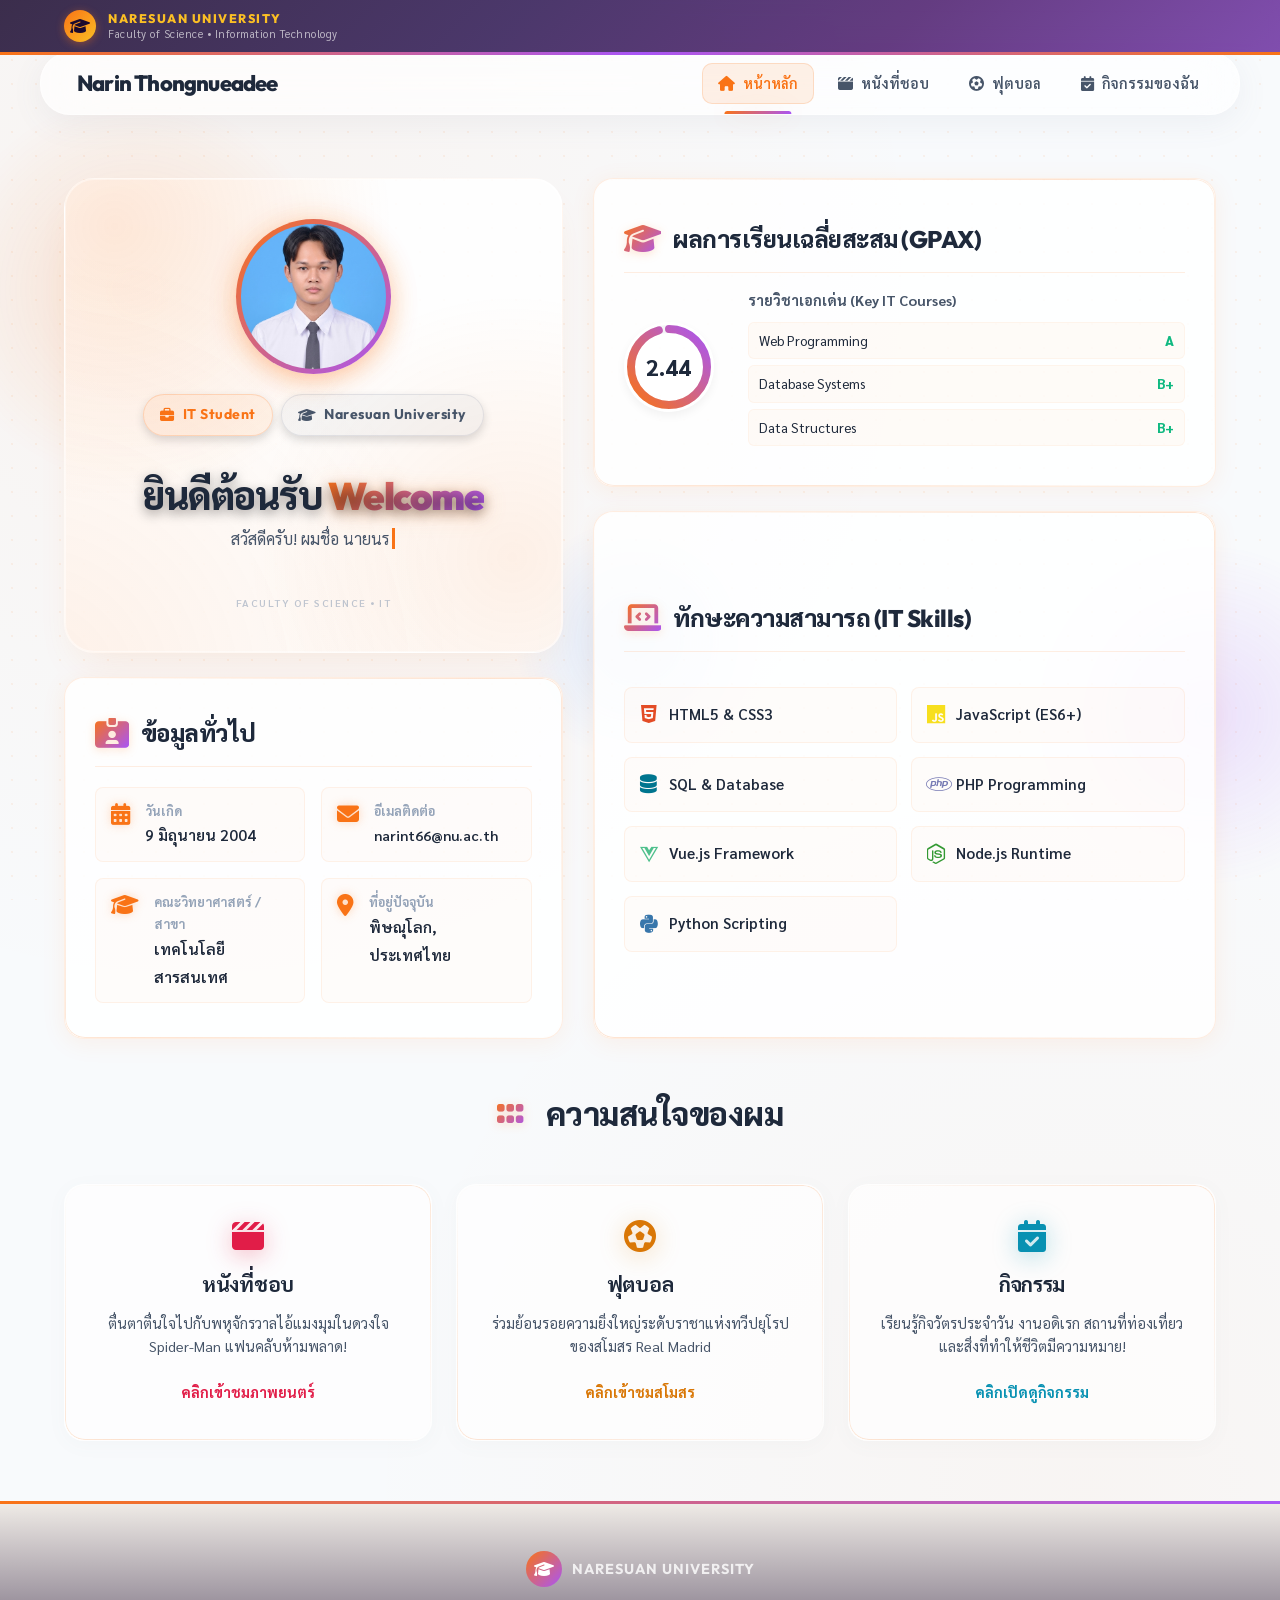
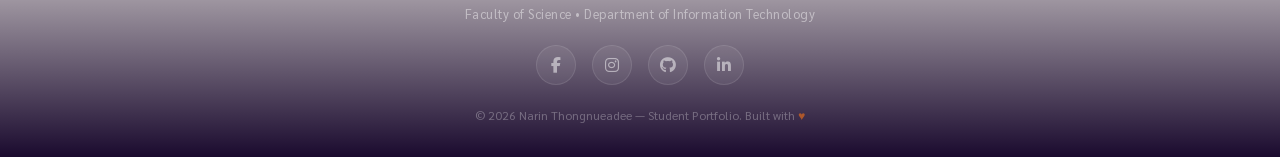
<file: index.html>
<!DOCTYPE html>
<html lang="th">

<head>
    <meta charset="UTF-8">
    <meta name="viewport" content="width=device-width, initial-scale=1.0">
    <title>Narin Thongnueadee - Portfolio</title>
    <link rel="stylesheet" href="style.css">
    <!-- FontAwesome 6.4.0 Icons -->
    <link rel="stylesheet" href="https://cdnjs.cloudflare.com/ajax/libs/font-awesome/6.4.0/css/all.min.css">
</head>

<body class="page-profile">

    <!-- Floating Orbs Background -->
    <div class="floating-orbs">
        <div class="orb orb-1"></div>
        <div class="orb orb-2"></div>
        <div class="orb orb-3"></div>
    </div>

    <!-- Navbar (โหลดจาก navbar.js อัตโนมัติ) -->
    <div id="navbar-placeholder"></div>
    <script src="navbar.js"></script>

    <!-- คอนเทนเนอร์มีแอนิเมชันเปิดตัวหน้าเว็บ (Animated Entry) -->
    <div class="container animated-entry" style="margin-top: 30px;">

        <!-- การ์ดส่วนหัวต้อนรับ & โปรไฟล์หลัก -->
        <div class="grid-2 main-profile-grid">

            <!-- Left Column: Student Profile & Identification -->
            <div class="profile-left-column reveal reveal-left" style="display: flex; flex-direction: column; gap: 24px;">
                
                <!-- Student Card -->
                <div class="card card-premium-glow profile-hero" style="margin: 0; padding: 40px 30px;">
                    <div class="avatar-wrapper" style="margin-bottom: 20px;">
                        <div class="avatar-inner" style="padding: 0; overflow: hidden;">
                            <img src="img/Student.jpg" alt="รูปภาพนักศึกษา นรินทร์" style="width: 100%; height: 100%; object-fit: cover; display: block;">
                        </div>
                    </div>
                    
                    <div style="display: flex; gap: 8px; justify-content: center; flex-wrap: wrap; margin-bottom: 12px;">
                        <span class="badge badge-accent">
                            <i class="fa-solid fa-briefcase"></i> IT Student
                        </span>
                        <span class="badge badge-secondary">
                            <i class="fa-solid fa-graduation-cap"></i> Naresuan University
                        </span>
                    </div>

                    <h1 style="margin-top: 10px; font-size: 2.4rem; margin-bottom: 8px;">
                        ยินดีต้อนรับ <span class="gradient-text">Welcome</span>
                    </h1>
                    
                    <p style="color: var(--text-secondary); font-size: 1rem; line-height: 1.6; margin: 0; min-height: 48px;">
                        <span class="typewriter-text" id="typewriter"></span>
                    </p>
                    
                    <div class="barcode-simulator" style="margin-top: 20px; opacity: 0.6;">
                        <div style="font-size: 0.65rem; color: var(--text-muted); letter-spacing: 1.5px; font-weight: 600;">
                            FACULTY OF SCIENCE • IT
                        </div>
                    </div>
                </div>

                <!-- General Info -->
                <div class="card card-premium-glow" style="margin: 0; padding: 35px 30px;">
                    <h2 style="margin-top: 0; margin-bottom: 20px; font-size: 1.5rem;">
                        <i class="fa-solid fa-id-card-clip" style="color: var(--accent-color);"></i> ข้อมูลทั่วไป
                    </h2>
                    <div class="info-grid">
                        <div class="info-item">
                            <i class="fa-solid fa-calendar-days"></i>
                            <div>
                                <strong style="display:block; font-size:0.8rem; color:var(--text-muted);">วันเกิด</strong>
                                <span style="font-weight:600; font-size: 0.95rem;">9 มิถุนายน 2004</span>
                            </div>
                        </div>
                        <div class="info-item">
                            <i class="fa-solid fa-envelope"></i>
                            <div>
                                <strong style="display:block; font-size:0.8rem; color:var(--text-muted);">อีเมลติดต่อ</strong>
                                <span style="font-weight:600; font-size: 0.9rem;">narint66@nu.ac.th</span>
                            </div>
                        </div>
                        <div class="info-item">
                            <i class="fa-solid fa-graduation-cap"></i>
                            <div>
                                <strong style="display:block; font-size:0.8rem; color:var(--text-muted);">คณะวิทยาศาสตร์ / สาขา </strong>
                                <span style="font-weight:600; font-size: 0.95rem;">เทคโนโลยีสารสนเทศ</span>
                            </div>
                        </div>
                        <div class="info-item">
                            <i class="fa-solid fa-location-dot"></i>
                            <div>
                                <strong style="display:block; font-size:0.8rem; color:var(--text-muted);">ที่อยู่ปัจจุบัน</strong>
                                <span style="font-weight:600; font-size: 0.95rem;">พิษณุโลก, ประเทศไทย</span>
                            </div>
                        </div>
                    </div>
                </div>
            </div>

            <!-- Right Column: Academic & Skills Dashboard -->
            <div class="academic-details-block reveal reveal-right" style="display: flex; flex-direction: column; gap: 24px;">

                <!-- GPAX & Academic Results -->
                <div class="card card-premium-glow academic-transcript-card" style="margin: 0; padding: 40px 30px;">
                    <h2 style="margin-top: 0; margin-bottom: 15px; font-size: 1.5rem;">
                        <i class="fa-solid fa-graduation-cap" style="color: var(--accent-color);"></i> ผลการเรียนเฉลี่ยสะสม (GPAX)
                    </h2>
                    <div style="display: grid; grid-template-columns: 100px 1fr; gap: 24px; align-items: center; margin-top: 10px;">
                        
                        <!-- GPAX Progress Ring -->
                        <div class="gpax-circle-wrapper" style="position: relative; width: 90px; height: 90px; flex-shrink: 0;">
                            <svg class="progress-ring" width="90" height="90">
                                <circle class="progress-ring__background" stroke="rgba(100, 116, 139, 0.08)" stroke-width="8" fill="transparent" r="38" cx="45" cy="45" />
                                <circle class="progress-ring__circle" stroke="url(#gpaxGradient)" stroke-width="8" stroke-dasharray="238.76" stroke-dashoffset="10.74" stroke-linecap="round" fill="transparent" r="38" cx="45" cy="45" />
                                <defs>
                                    <linearGradient id="gpaxGradient" x1="0%" y1="0%" x2="100%" y2="100%">
                                        <stop offset="0%" stop-color="#f97316" />
                                        <stop offset="100%" stop-color="#a855f7" />
                                    </linearGradient>
                                </defs>
                            </svg>
                            <div class="gpax-value" style="position: absolute; top: 50%; left: 50%; transform: translate(-50%, -50%); font-size: 1.4rem; font-weight: 800; color: var(--text-primary);">
                                <span class="counter" data-target="2.44" data-decimals="2">0.00</span>
                            </div>
                        </div>

                        <!-- Course List -->
                        <div class="course-list-wrap">
                            <h4 style="margin: 0 0 10px 0; color: var(--text-secondary); font-size: 0.9rem; font-weight: 700;">
                                รายวิชาเอกเด่น (Key IT Courses)
                            </h4>
                            <div style="display: flex; flex-direction: column; gap: 6px;">
                                <div class="course-item">
                                    <span>Web Programming</span>
                                    <span style="font-weight: 800; color: #10b981;">A</span>
                                </div>
                                <div class="course-item">
                                    <span>Database Systems</span>
                                    <span style="font-weight: 800; color: #10b981;">B+</span>
                                </div>
                                <div class="course-item">
                                    <span>Data Structures</span>
                                    <span style="font-weight: 800; color: #10b981;">B+</span>
                                </div>
                            </div>
                        </div>

                    </div>
                </div>

                <!-- IT Skills Matrix (อัปเดตภาษาโปรแกรมมิ่ง) -->
                <div class="card card-premium-glow skill-matrix-card" style="margin: 0; padding: 35px 30px; flex-grow: 1; display: flex; flex-direction: column; justify-content: center;">
                    <h2 style="margin-top: 0; margin-bottom: 20px; font-size: 1.5rem;">
                        <i class="fa-solid fa-laptop-code" style="color: var(--accent-color);"></i> ทักษะความสามารถ (IT Skills)
                    </h2>
                    <div class="skills-dashboard-grid" style="display: grid; grid-template-columns: repeat(2, 1fr); gap: 14px;">
                        <div class="skill-dash-item">
                            <span style="font-weight: 600; color: var(--text-primary); display: flex; align-items: center; gap: 10px; font-size: 0.95rem;">
                                <i class="fa-brands fa-html5" style="color: #e34c26; font-size: 1.3rem; width: 20px; text-align: center;"></i> HTML5 & CSS3
                            </span>
                        </div>

                        <div class="skill-dash-item">
                            <span style="font-weight: 600; color: var(--text-primary); display: flex; align-items: center; gap: 10px; font-size: 0.95rem;">
                                <i class="fa-brands fa-js" style="color: #f7df1e; font-size: 1.3rem; width: 20px; text-align: center;"></i> JavaScript (ES6+)
                            </span>
                        </div>

                        <div class="skill-dash-item">
                            <span style="font-weight: 600; color: var(--text-primary); display: flex; align-items: center; gap: 10px; font-size: 0.95rem;">
                                <i class="fa-solid fa-database" style="color: #00758f; font-size: 1.2rem; width: 20px; text-align: center;"></i> SQL & Database
                            </span>
                        </div>

                        <div class="skill-dash-item">
                            <span style="font-weight: 600; color: var(--text-primary); display: flex; align-items: center; gap: 10px; font-size: 0.95rem;">
                                <i class="fa-brands fa-php" style="color: #777bb4; font-size: 1.3rem; width: 20px; text-align: center;"></i> PHP Programming
                            </span>
                        </div>

                        <div class="skill-dash-item">
                            <span style="font-weight: 600; color: var(--text-primary); display: flex; align-items: center; gap: 10px; font-size: 0.95rem;">
                                <i class="fa-brands fa-vuejs" style="color: #4fc08d; font-size: 1.3rem; width: 20px; text-align: center;"></i> Vue.js Framework
                            </span>
                        </div>

                        <div class="skill-dash-item">
                            <span style="font-weight: 600; color: var(--text-primary); display: flex; align-items: center; gap: 10px; font-size: 0.95rem;">
                                <i class="fa-brands fa-node-js" style="color: #339933; font-size: 1.3rem; width: 20px; text-align: center;"></i> Node.js Runtime
                            </span>
                        </div>

                        <div class="skill-dash-item">
                            <span style="font-weight: 600; color: var(--text-primary); display: flex; align-items: center; gap: 10px; font-size: 0.95rem;">
                                <i class="fa-brands fa-python" style="color: #3776ab; font-size: 1.3rem; width: 20px; text-align: center;"></i> Python Scripting
                            </span>
                        </div>

                    </div>
                </div>
                
            </div>
        </div>

        <!-- เซกชันแชร์ความชอบส่วนตัว -->
        <div id="interests" class="reveal" style="margin-top: 48px; margin-bottom: 20px;">
            <h2 style="border:none; margin-bottom: 30px; justify-content: center; font-size: 2rem; font-weight: 800;">
                <i class="fa-solid fa-grip" style="margin-right: 10px; color: var(--accent-color);"></i> ความสนใจของผม
            </h2>

            <div class="grid-3">
                <!-- หนังที่ชอบ -->
                <a href="movie.html" class="interest-card card-movie card-premium-glow reveal-scale reveal-delay-1" style="text-decoration: none; padding: 35px 25px;">
                    <i class="fa-solid fa-clapperboard" style="font-size: 2rem; margin-bottom: 15px;"></i>
                    <h3 style="font-size: 1.3rem; margin-bottom: 10px;">หนังที่ชอบ</h3>
                    <p style="font-size:0.9rem; margin-bottom: 20px; color: var(--text-secondary); line-height: 1.6;">
                        ตื่นตาตื่นใจไปกับพหุจักรวาลไอ้แมงมุมในดวงใจ Spider-Man แฟนคลับห้ามพลาด!
                    </p>
                    <span style="font-weight: 700; color: var(--accent-movie); display: inline-flex; align-items: center; gap: 6px; font-size: 0.9rem;">
                        คลิกเข้าชมภาพยนตร์ 
                    </span>
                </a>

                <!-- ฟุตบอลที่ชอบ -->
                <a href="football.html" class="interest-card card-football card-premium-glow reveal-scale reveal-delay-2" style="text-decoration: none; padding: 35px 25px;">
                    <i class="fa-solid fa-futbol" style="font-size: 2rem; margin-bottom: 15px;"></i>
                    <h3 style="font-size: 1.3rem; margin-bottom: 10px;">ฟุตบอล</h3>
                    <p style="font-size:0.9rem; margin-bottom: 20px; color: var(--text-secondary); line-height: 1.6;">
                        ร่วมย้อนรอยความยิ่งใหญ่ระดับราชาแห่งทวีปยุโรปของสโมสร Real Madrid
                    </p>
                    <span style="font-weight: 700; color: var(--accent-football); display: inline-flex; align-items: center; gap: 6px; font-size: 0.9rem;">
                        คลิกเข้าชมสโมสร 
                    </span>
                </a>

                <!-- กิจกรรมของฉัน -->
                <a href="activities.html" class="interest-card card-activities card-premium-glow reveal-scale reveal-delay-3" style="text-decoration: none; padding: 35px 25px;">
                    <i class="fa-solid fa-calendar-check" style="font-size: 2rem; margin-bottom: 15px;"></i>
                    <h3 style="font-size: 1.3rem; margin-bottom: 10px;">กิจกรรม</h3>
                    <p style="font-size:0.9rem; margin-bottom: 20px; color: var(--text-secondary); line-height: 1.6;">
                        เรียนรู้กิจวัตรประจำวัน งานอดิเรก สถานที่ท่องเที่ยว และสิ่งที่ทำให้ชีวิตมีความหมาย!
                    </p>
                    <span style="font-weight: 700; color: var(--accent-activities); display: inline-flex; align-items: center; gap: 6px; font-size: 0.9rem;">
                        คลิกเปิดดูกิจกรรม 
                    </span>
                </a>
            </div>
        </div>
    </div>

    <!-- Academic Footer -->
    <footer class="footer-academic" style="margin-top: 60px;">
        <div class="footer-uni-crest">
            <div class="crest-icon"><i class="fa-solid fa-graduation-cap"></i></div>
            <span>NARESUAN UNIVERSITY</span>
        </div>
        <div class="footer-faculty">Faculty of Science • Department of Information Technology</div>
        <div class="footer-social">
            <a href="#" aria-label="Facebook"><i class="fa-brands fa-facebook-f"></i></a>
            <a href="#" aria-label="Instagram"><i class="fa-brands fa-instagram"></i></a>
            <a href="#" aria-label="GitHub"><i class="fa-brands fa-github"></i></a>
            <a href="#" aria-label="LinkedIn"><i class="fa-brands fa-linkedin-in"></i></a>
        </div>
        <p class="footer-copy">&copy; 2026 Narin Thongnueadee — Student Portfolio. Built with <a href="#">&hearts;</a></p>
    </footer>

    <!-- Comprehensive Animation Script -->
    <script>
        document.addEventListener('DOMContentLoaded', () => {

            // === 1. Typewriter Effect ===
            const typewriterEl = document.getElementById('typewriter');
            if (typewriterEl) {
                const text = 'สวัสดีครับ! ผมชื่อ นายนรินทร์ ทองเนื้อดี ยินดีต้อนรับทุกท่าน';
                let i = 0;
                function typeChar() {
                    if (i < text.length) {
                        typewriterEl.textContent += text.charAt(i);
                        i++;
                        setTimeout(typeChar, 45);
                    }
                }
                setTimeout(typeChar, 600);
            }

            // === 2. Animated Counter ===
            const counters = document.querySelectorAll('.counter');
            const counterObserver = new IntersectionObserver((entries) => {
                entries.forEach(entry => {
                    if (entry.isIntersecting && !entry.target.dataset.counted) {
                        entry.target.dataset.counted = 'true';
                        const target = parseFloat(entry.target.dataset.target);
                        const decimals = parseInt(entry.target.dataset.decimals) || 0;
                        const duration = 1500;
                        const startTime = performance.now();

                        function updateCounter(currentTime) {
                            const elapsed = currentTime - startTime;
                            const progress = Math.min(elapsed / duration, 1);
                            // Ease-out cubic
                            const eased = 1 - Math.pow(1 - progress, 3);
                            const current = eased * target;
                            entry.target.textContent = current.toFixed(decimals);
                            if (progress < 1) requestAnimationFrame(updateCounter);
                        }
                        requestAnimationFrame(updateCounter);
                    }
                });
            }, { threshold: 0.5 });
            counters.forEach(c => counterObserver.observe(c));

            // === 3. Scroll-Reveal (Intersection Observer) ===
            const revealEls = document.querySelectorAll('.reveal, .reveal-left, .reveal-right, .reveal-scale');
            const revealObserver = new IntersectionObserver((entries) => {
                entries.forEach(entry => {
                    if (entry.isIntersecting) {
                        entry.target.classList.add('revealed');
                        revealObserver.unobserve(entry.target);
                    }
                });
            }, { threshold: 0, rootMargin: '0px' });
            revealEls.forEach(el => revealObserver.observe(el));
        });
    </script>
</body>

</html>
</file>
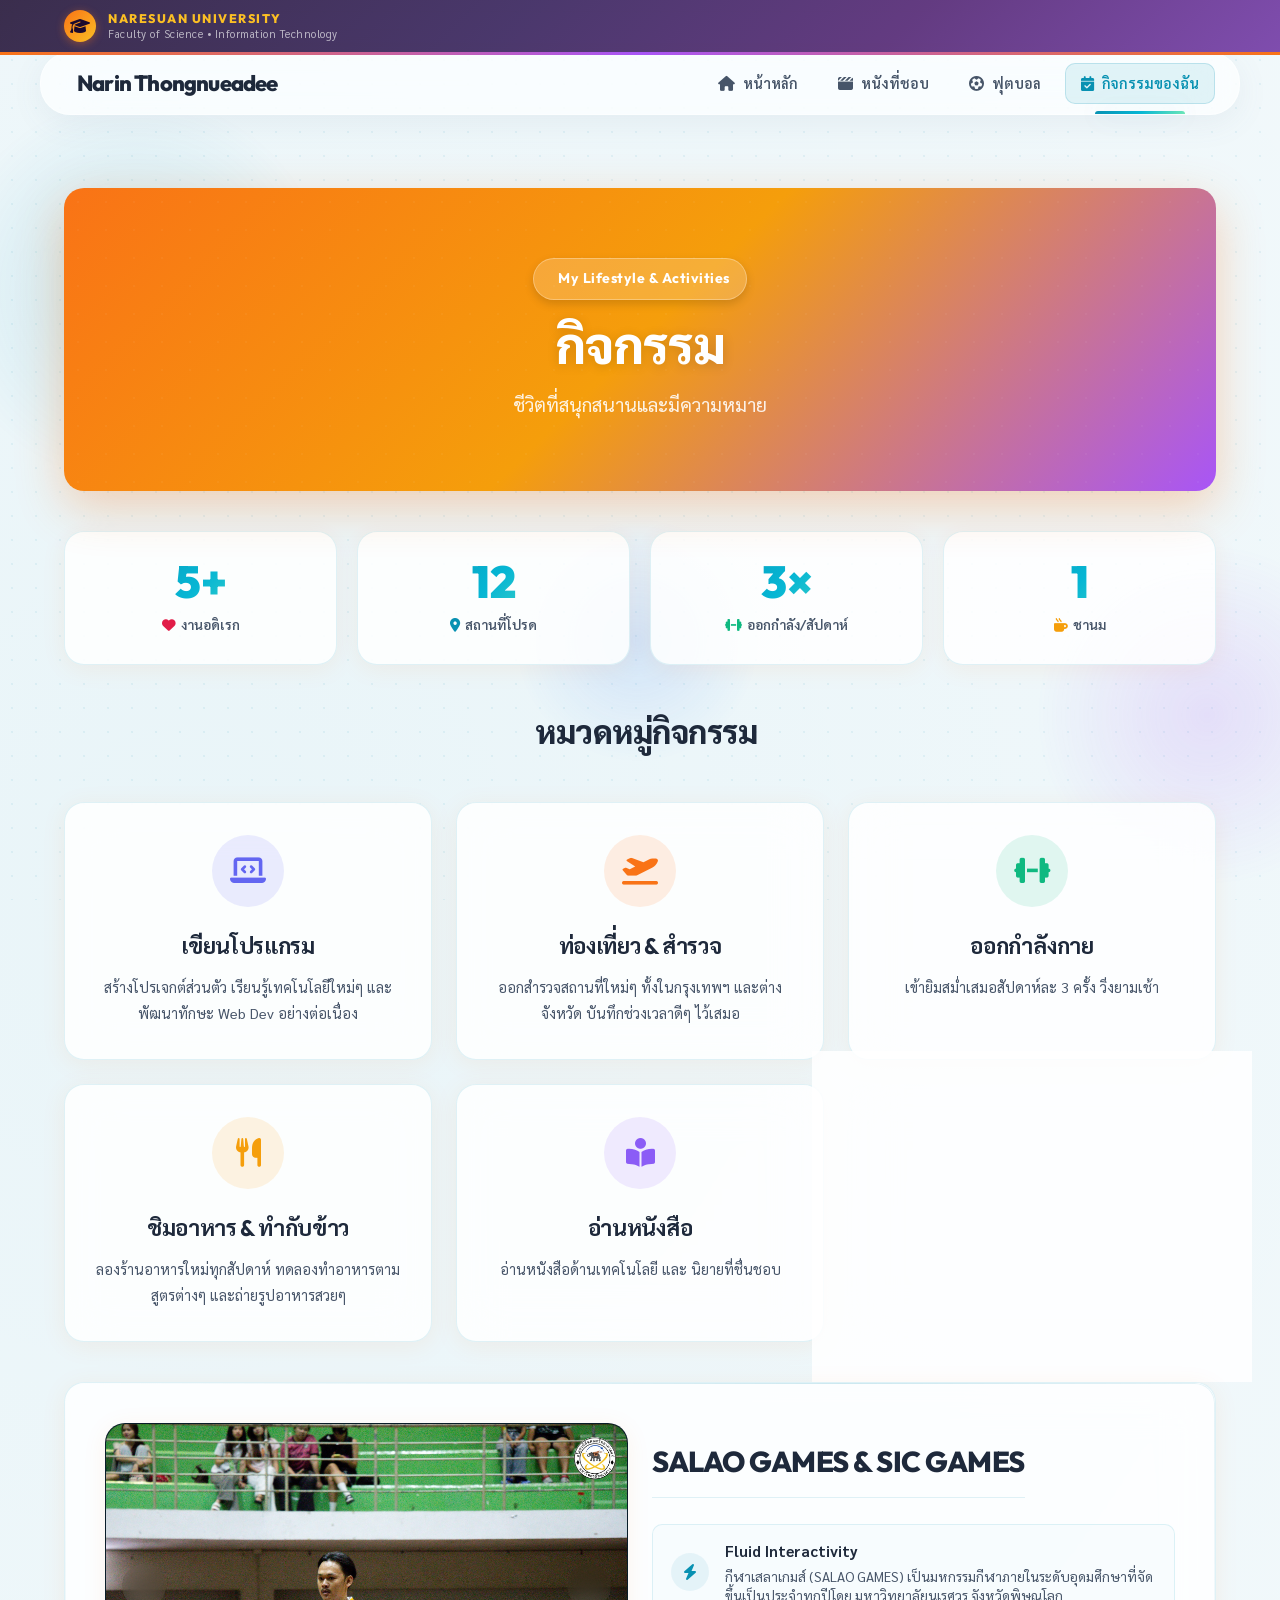
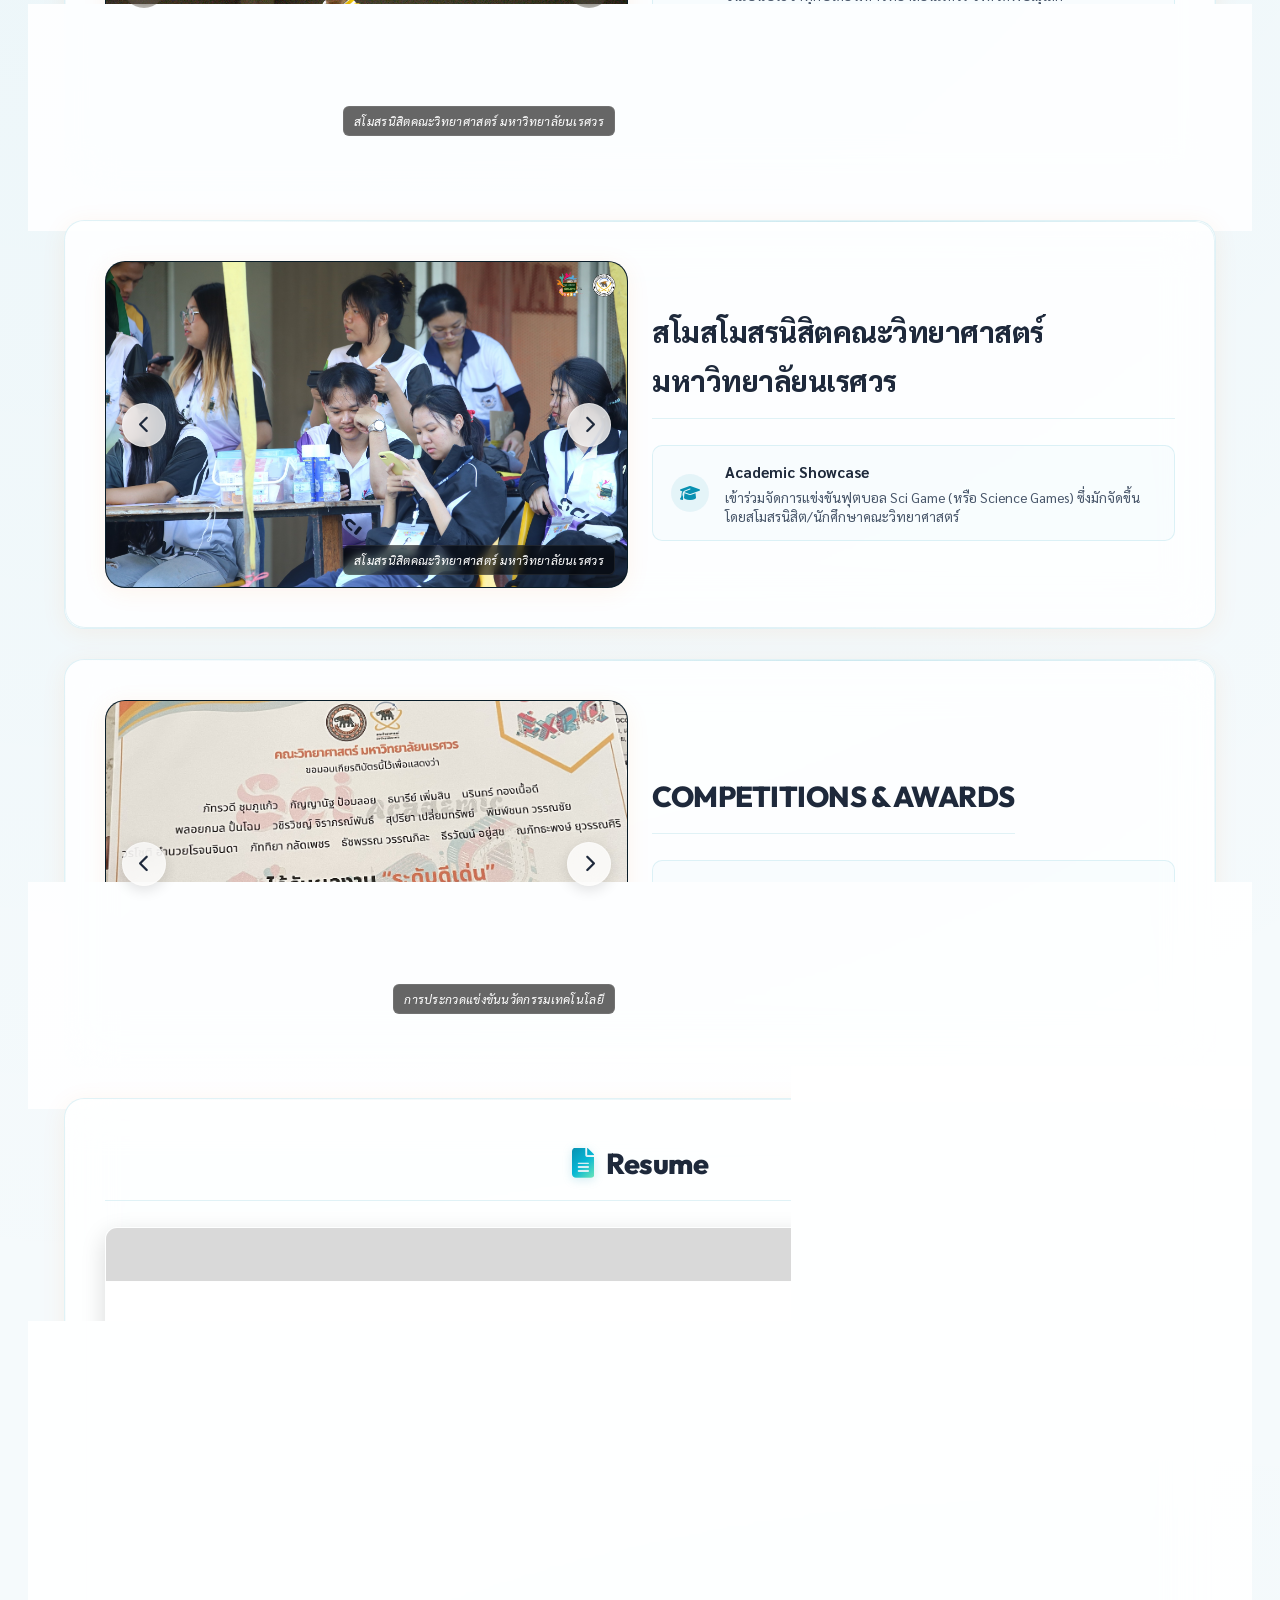
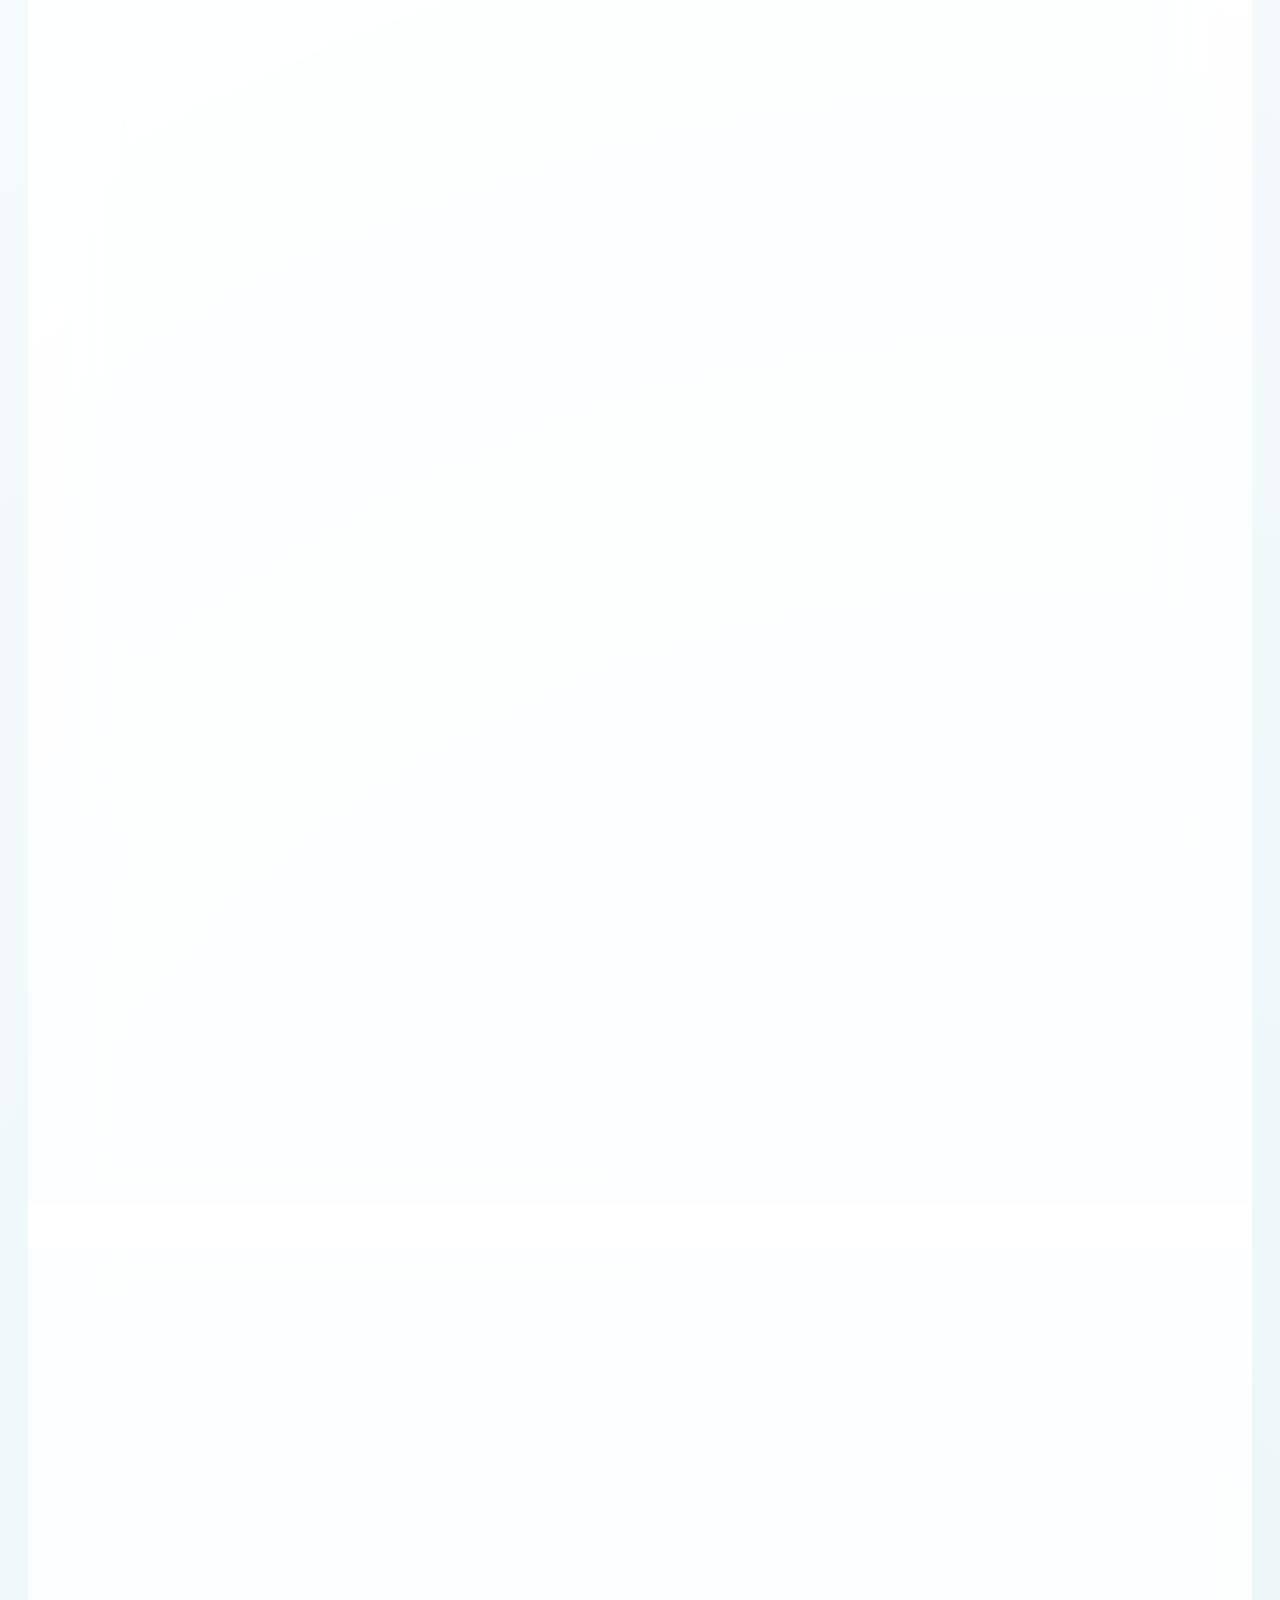
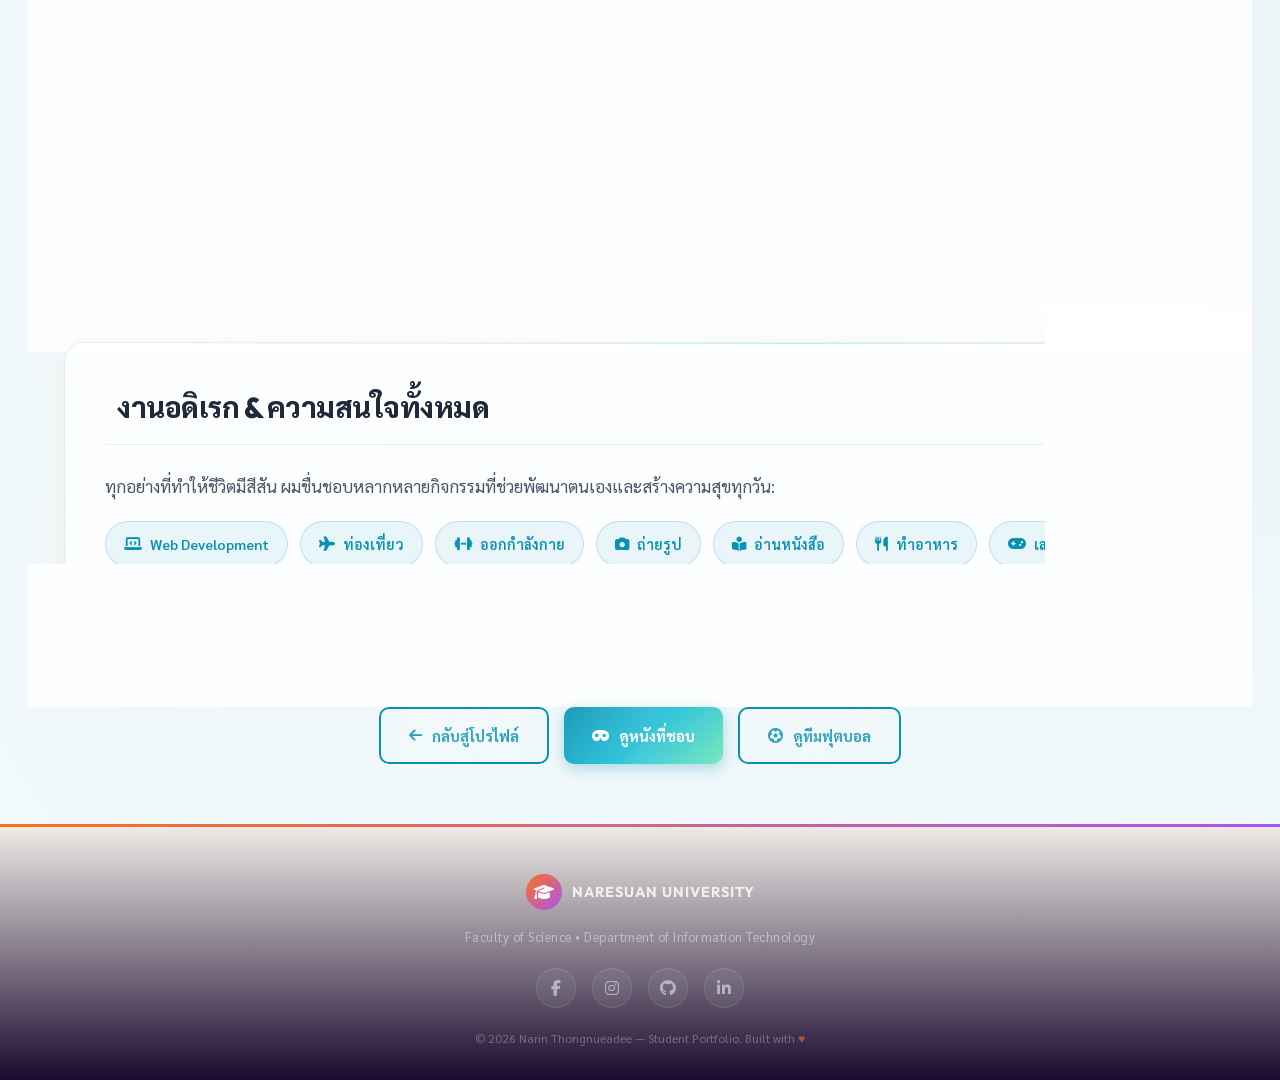
<file: activities.html>
<!DOCTYPE html>
<html lang="th">

<head>
    <meta charset="UTF-8">
    <meta name="viewport" content="width=device-width, initial-scale=1.0">
    <title>กิจกรรม</title>
    <meta name="description" content="รวมกิจกรรมยามว่าง งานอดิเรก และสิ่งที่ทำให้ชีวิตมีความสุขของนรินทร์">
    <link rel="stylesheet" href="style.css">
    <!-- FontAwesome 6.4.0 Icons -->
    <link rel="stylesheet" href="https://cdnjs.cloudflare.com/ajax/libs/font-awesome/6.4.0/css/all.min.css">

</head>

<body class="page-activities">

    <!-- Floating Orbs Background -->
    <div class="floating-orbs">
        <div class="orb orb-1"></div>
        <div class="orb orb-2"></div>
        <div class="orb orb-3"></div>
    </div>


    <!-- Navbar (โหลดจาก navbar.js อัตโนมัติ) -->
    <div id="navbar-placeholder"></div>
    <script src="navbar.js"></script>

    <!-- Main Container -->
    <div class="container reveal-scale">

        <!-- Hero Section -->
        <div class="activities-hero reveal-scale">
            <span class="badge badge-hero">
                <i class="fa-solid fa-sparkles"></i> My Lifestyle & Activities
            </span>
            <h1 style="font-size: 3.2rem; letter-spacing: -1px; margin-bottom: 12px;">
                กิจกรรม<span style="opacity:0.85"></span>
            </h1>
            <p style="font-size: 1.2rem; max-width: 620px; margin: 0 auto;">
                ชีวิตที่สนุกสนานและมีความหมาย
            </p>
        </div>

        <!-- Stats Row -->
        <div class="stats-row">
            <div class="stat-box">
                <div class="stat-number">5+</div>
                <div class="stat-label"><i class="fa-solid fa-heart"
                        style="color:#e11d48; margin-right:5px;"></i>งานอดิเรก</div>
            </div>
            <div class="stat-box">
                <div class="stat-number">12</div>
                <div class="stat-label"><i class="fa-solid fa-location-dot"
                        style="color:#0891b2; margin-right:5px;"></i>สถานที่โปรด</div>
            </div>
            <div class="stat-box">
                <div class="stat-number">3×</div>
                <div class="stat-label"><i class="fa-solid fa-dumbbell"
                        style="color:#10b981; margin-right:5px;"></i>ออกกำลัง/สัปดาห์</div>
            </div>
            <div class="stat-box">
                <div class="stat-number">1</div>
                <div class="stat-label"><i class="fa-solid fa-mug-hot" style="color:#f59e0b; margin-right:5px;"></i>ชานม
                </div>
            </div>
        </div>

        <!-- Activity Categories -->
        <h2 style="justify-content: center; margin-bottom: 30px; border: none; font-size: 2rem;">
            <i class="fa-solid fa-grid-2"></i> หมวดหมู่กิจกรรม
        </h2>
        <div class="activity-category-grid">
            <div class="activity-cat-card">
                <div class="cat-icon cat-coding"><i class="fa-solid fa-laptop-code"></i></div>
                <h3>เขียนโปรแกรม</h3>
                <p>สร้างโปรเจกต์ส่วนตัว เรียนรู้เทคโนโลยีใหม่ๆ และพัฒนาทักษะ Web Dev อย่างต่อเนื่อง</p>
            </div>
            <div class="activity-cat-card">
                <div class="cat-icon cat-travel"><i class="fa-solid fa-plane-departure"></i></div>
                <h3>ท่องเที่ยว & สำรวจ</h3>
                <p>ออกสำรวจสถานที่ใหม่ๆ ทั้งในกรุงเทพฯ และต่างจังหวัด บันทึกช่วงเวลาดีๆ ไว้เสมอ</p>
            </div>
            <div class="activity-cat-card">
                <div class="cat-icon cat-fitness"><i class="fa-solid fa-dumbbell"></i></div>
                <h3>ออกกำลังกาย</h3>
                <p>เข้ายิมสม่ำเสมอสัปดาห์ละ 3 ครั้ง วิ่งยามเช้า </p>
            </div>
            <div class="activity-cat-card">
                <div class="cat-icon cat-food"><i class="fa-solid fa-utensils"></i></div>
                <h3>ชิมอาหาร & ทำกับข้าว</h3>
                <p>ลองร้านอาหารใหม่ทุกสัปดาห์ ทดลองทำอาหารตามสูตรต่างๆ และถ่ายรูปอาหารสวยๆ</p>
            </div>
            <div class="activity-cat-card">
                <div class="cat-icon cat-reading"><i class="fa-solid fa-book-open-reader"></i></div>
                <h3>อ่านหนังสือ</h3>
                <p>อ่านหนังสือด้านเทคโนโลยี และ นิยายที่ชื่นชอบ </p>
            </div>
            <div class="activity-cat-card">
                <div class="cat-icon cat-gaming"><i class="fa-solid fa-gamepad"></i></div>
                <h3>เกมและความบันเทิง</h3>
                <p>เล่นเกมอินดี้ในวันหยุด ดูซีรีส์ และติดตามอนิเมะที่ชื่นชอบ</p>
            </div>
        </div>

        <!-- Image Slider -->
        <div class="card card-premium-glow reveal-scale">
            <div class="slider-grid-container">

                <div class="slider-display-block">
                    <div class="slider-window-wrapper">
                        <div class="slider-slides-track" id="customSliderTrack">
                            <div class="slide-item">
                                <img src="img/SALAO-GAME1.jpg" alt="Highlight Slide 1">
                                <span class="slide-photo-credit">สโมสรนิสิตคณะวิทยาศาสตร์ มหาวิทยาลัยนเรศวร</span>
                            </div>
                            <div class="slide-item">
                                <img src="img/SALAO-GAME2.jpg" alt="Highlight Slide 2">
                                <span class="slide-photo-credit">สโมสรนิสิตคณะวิทยาศาสตร์ มหาวิทยาลัยนเรศวร</span>
                            </div>
                            <div class="slide-item">
                                <img src="img/SALAO-GAME3.jpg" alt="Highlight Slide 3">
                                <span class="slide-photo-credit">สโมสรนิสิตคณะวิทยาศาสตร์ มหาวิทยาลัยนเรศวร</span>
                            </div>
                            <div class="slide-item">
                                <img src="img/SIC-GAME.jpg" alt="Highlight Slide 3">
                                <span class="slide-photo-credit">สโมสรนิสิตคณะวิทยาศาสตร์ มหาวิทยาลัยนเรศวร</span>
                            </div>
                        </div>

                        <button class="slider-nav-arrow arrow-left" id="sliderPrevBtn" aria-label="Previous Slide">
                            <i class="fa-solid fa-chevron-left"></i>
                        </button>
                        <button class="slider-nav-arrow arrow-right" id="sliderNextBtn" aria-label="Next Slide">
                            <i class="fa-solid fa-chevron-right"></i>
                        </button>

                        <div class="" id="sliderDotsWrapper"></div>
                    </div>
                </div>

                <div class="slider-explanation-block">

                    <h2>SALAO GAMES & SIC GAMES</h2>
                    <div class="spec-list-item">
                        <div class="spec-icon"><i class="fa-solid fa-bolt"></i></div>
                        <div class="spec-details">
                            <strong>Fluid Interactivity</strong>
                            <span>กีฬาเสลาเกมส์ (SALAO GAMES)
                                เป็นมหกรรมกีฬาภายในระดับอุดมศึกษาที่จัดขึ้นเป็นประจำทุกปีโดย
                                มหาวิทยาลัยนเรศวร จังหวัดพิษณุโลก</span>
                        </div>
                    </div>
                    <div class="spec-list-item">
                        <div class="spec-icon"><i class="fa-solid fa-mobile-screen-button"></i></div>
                        <div class="spec-details">
                            <strong>Adaptive Aspect Ratio</strong>
                            <span>Sci Game งานแข่งขันกีฬาเชื่อมความสัมพันธ์ภายในคณะวิทยาศาสตร์
                                มหาวิทยาลัยนเรศวร
                                จัดขึ้นโดยสโมสรนิสิตคณะวิทยาศาสตร์ เป็นประจำทุกปี
                                เพื่อสร้างความสามัคคีและเปิดโอกาสให้นิสิตแต่ละสาขาวิชาได้ทำกิจกรรมร่วม</span>
                        </div>
                    </div>
                </div>
            </div>
        </div>

        <!-- Image Slider -->

        <div class="card card-premium-glow reveal-scale" style="margin-top: 30px;">
            <div class="slider-grid-container">

                <div class="slider-display-block">
                    <div class="slider-window-wrapper">
                        <div class="slider-slides-track" id="customSliderTrack2">
                            <div class="slide-item">
                                <img src="img/SMO1.jpg" alt="Academic Showcase 1">
                                <span class="slide-photo-credit">สโมสรนิสิตคณะวิทยาศาสตร์ มหาวิทยาลัยนเรศวร</span>
                            </div>
                            <div class="slide-item">
                                <img src="img/SMO2.jpg" alt="Academic Showcase 2">
                                <span class="slide-photo-credit">สโมสรนิสิตคณะวิทยาศาสตร์ มหาวิทยาลัยนเรศวร</span>
                            </div>
                            <div class="slide-item">
                                <img src="img/SMO3.jpg" alt="Volunteer Activity 1">
                                <span class="slide-photo-credit">สโมสรนิสิตคณะวิทยาศาสตร์ มหาวิทยาลัยนเรศวร</span>
                            </div>
                        </div>

                        <button class="slider-nav-arrow arrow-left" id="sliderPrevBtn2" aria-label="Previous Slide">
                            <i class="fa-solid fa-chevron-left"></i>
                        </button>
                        <button class="slider-nav-arrow arrow-right" id="sliderNextBtn2" aria-label="Next Slide">
                            <i class="fa-solid fa-chevron-right"></i>
                        </button>

                        <div class="" id="sliderDotsWrapper2"></div>
                    </div>
                </div>

                <div class="slider-explanation-block">
                    <h2>สโมสโมสรนิสิตคณะวิทยาศาสตร์ มหาวิทยาลัยนเรศวร </h2>
                    <div class="spec-list-item">
                        <div class="spec-icon"><i class="fa-solid fa-graduation-cap"></i></div>
                        <div class="spec-details">
                            <strong>Academic Showcase</strong>
                            <span>เข้าร่วมจัดการแข่งขันฟุตบอล Sci Game (หรือ Science Games)
                                ซึ่งมักจัดขึ้นโดยสโมสรนิสิต/นักศึกษาคณะวิทยาศาสตร์</span>
                        </div>
                    </div>
                </div>
            </div>
        </div>

        <!-- Image Slider -->

        <div class="card card-premium-glow reveal-scale" style="margin-top: 30px;">
            <div class="slider-grid-container">

                <div class="slider-display-block">
                    <div class="slider-window-wrapper">
                        <div class="slider-slides-track" id="customSliderTrack3">
                            <div class="slide-item">
                                <img src="img/Activity1.jpg" alt="Competition 1">
                                <span class="slide-photo-credit">การประกวดแข่งขันนวัตกรรมเทคโนโลยี</span>
                            </div>
                            <div class="slide-item">
                                <img src="img/Activity3.jpg" alt="Competition 2">
                                <span class="slide-photo-credit"></span>
                            </div>
                            <div class="slide-item">
                                <img src="img/Activity2.jpg" alt="Competition 2">
                                <span class="slide-photo-credit"></span>
                            </div>
                        </div>

                        <button class="slider-nav-arrow arrow-left" id="sliderPrevBtn3" aria-label="Previous Slide">
                            <i class="fa-solid fa-chevron-left"></i>
                        </button>
                        <button class="slider-nav-arrow arrow-right" id="sliderNextBtn3" aria-label="Next Slide">
                            <i class="fa-solid fa-chevron-right"></i>
                        </button>

                        <div id="sliderDotsWrapper3"></div>
                    </div>
                </div>

                <div class="slider-explanation-block">
                    <h2>COMPETITIONS & AWARDS</h2>
                    <div class="spec-list-item">
                        <div class="spec-icon"><i class="fa-solid fa-trophy"></i></div>
                        <div class="spec-details">
                            <strong>Academic Competition</strong>
                            <span>เข้าร่วมกิจกรรม Idea to Project day นำเสนอผลงาน เรื่อง ALiyah Manang
                                และได้รับผลงานระดับดีเด่น </span>
                        </div>
                    </div>
                    <div class="">
                        <div class="spec-details">
                        </div>
                    </div>
                </div>
            </div>
        </div>

        <!-- Resume Section -->
        <div class="card card-premium-glow reveal-scale" style="margin-top: 30px;">
            <h2 style="justify-content: center;"><i class="fa-solid fa-file-lines"
                    style="color: var(--accent-color);"></i> Resume</h2>
            <div style="text-align: center; margin-top: 20px;">
                <img src="img/Resume.png.png" alt="Narin Thongnueadee Resume"
                    onerror="this.src='img/Student.jpg'; this.alt='Resume not found';"
                    style="max-width: 100%; height: auto; border-radius: 12px; box-shadow: 0 8px 24px rgba(0,0,0,0.15); border: 1px solid rgba(255,255,255,0.1);">
                <div style="margin-top: 20px;">
                </div>
            </div>
        </div>

        <!-- Favourite Places -->
        <div class="grid-1" style="margin-top: 30px;">

            <!-- Favourite Places -->
            <div class="card card-premium-glow">
                <h2><i class="fa-solid fa-map-location-dot"></i> สถานที่โปรด</h2>
                <div class="place-grid">
                    <div class="place-card">
                        <div class="place-thumb loc-park">
                            <i class="fa-solid fa-tree"></i>
                        </div>
                        <div class="place-info">
                            <h4>สวนสาธารณะ ริมน่าน</h4>
                            <p>วิ่งออกกำลังกายยามเช้า อากาศดี บรรยากาศผ่อนคลาย</p>
                        </div>
                    </div>
                    <div class="place-card">
                        <div class="place-thumb loc-cafe">
                            <i class="fa-solid fa-mug-hot"></i>
                        </div>
                        <div class="place-info">
                            <h4>ร้านกาแฟ</h4>
                            <p>นั่งทำงานนอกบ้าน Wifi เร็ว กาแฟอร่อย บรรยากาศดี</p>
                        </div>
                    </div>
                    <div class="place-card">
                        <div class="place-thumb loc-gym">
                            <i class="fa-solid fa-dumbbell"></i>
                        </div>
                        <div class="place-info">
                            <h4>ฟิตเนส ใกล้บ้าน</h4>
                            <p>เข้ายิมทอุปกรณ์ครบ ราคาคุ้มค่า</p>
                        </div>
                    </div>
                    <div class="place-card">
                        <div class="place-thumb loc-library">
                            <i class="fa-solid fa-book"></i>
                        </div>
                        <div class="place-info">
                            <h4>ห้องสมุดมหาวิทยาลัย</h4>
                            <p>อ่านหนังสือ ทำรายงาน </p>
                        </div>
                    </div>
                </div>
            </div>
        </div>

        <!-- Hobbies & Interests -->
        <div class="card card-premium-glow" style="margin-top: 0;">
            <h2><i class="sparkles"></i> งานอดิเรก & ความสนใจทั้งหมด</h2>
            <p>ทุกอย่างที่ทำให้ชีวิตมีสีสัน ผมชื่นชอบหลากหลายกิจกรรมที่ช่วยพัฒนาตนเองและสร้างความสุขทุกวัน:</p>
            <div class="hobby-tags">
                <span class="hobby-tag"><i class="fa-solid fa-laptop-code"></i> Web Development</span>
                <span class="hobby-tag"><i class="fa-solid fa-plane"></i> ท่องเที่ยว</span>
                <span class="hobby-tag"><i class="fa-solid fa-dumbbell"></i> ออกกำลังกาย</span>
                <span class="hobby-tag"><i class="fa-solid fa-camera"></i> ถ่ายรูป</span>
                <span class="hobby-tag"><i class="fa-solid fa-book-open-reader"></i> อ่านหนังสือ</span>
                <span class="hobby-tag"><i class="fa-solid fa-utensils"></i> ทำอาหาร</span>
                <span class="hobby-tag"><i class="fa-solid fa-gamepad"></i> เล่นเกม</span>
                <span class="hobby-tag"><i class="fa-solid fa-tv"></i> ดูซีรีส์</span>
                <span class="hobby-tag"><i class="fa-brands fa-youtube"></i> YouTube</span>
                <span class="hobby-tag"><i class="fa-solid fa-mug-hot"></i> คาเฟ่</span>
                <span class="hobby-tag"><i class="fa-solid fa-bicycle"></i> ปั่นจักรยาน</span>
                <span class="hobby-tag"><i class="fa-solid fa-music"></i> ฟังเพลง</span>
            </div>
        </div>

        <!-- Navigation Buttons -->
        <div
            style="margin-top: 40px; text-align: center; display: flex; gap: 15px; justify-content: center; flex-wrap: wrap;">
            <a href="index.html" class="btn btn-outline"
                style="border-color:var(--accent-activities); color:var(--accent-activities);">
                <i class="fa-solid fa-arrow-left"></i> กลับสู่โปรไฟล์
            </a>
            <a href="movie.html" class="btn"
                style="background:var(--gradient-activities); box-shadow: 0 4px 14px rgba(var(--accent-activities-rgb), 0.3);">
                <i class="fa-solid fa-mask"></i> ดูหนังที่ชอบ
            </a>
            <a href="football.html" class="btn btn-outline"
                style="border-color:var(--accent-activities); color:var(--accent-activities);">
                <i class="fa-solid fa-soccer-ball"></i> ดูทีมฟุตบอล
            </a>
        </div>

    </div>

    <!-- Academic Footer -->
    <footer class="footer-academic">
        <div class="footer-uni-crest">
            <div class="crest-icon"><i class="fa-solid fa-graduation-cap"></i></div>
            <span>NARESUAN UNIVERSITY</span>
        </div>
        <div class="footer-faculty">Faculty of Science • Department of Information Technology</div>
        <div class="footer-social">
            <a href="#" aria-label="Facebook"><i class="fa-brands fa-facebook-f"></i></a>
            <a href="#" aria-label="Instagram"><i class="fa-brands fa-instagram"></i></a>
            <a href="#" aria-label="GitHub"><i class="fa-brands fa-github"></i></a>
            <a href="#" aria-label="LinkedIn"><i class="fa-brands fa-linkedin-in"></i></a>
        </div>
        <p class="footer-copy">&copy; 2026 Narin Thongnueadee — Student Portfolio. Built with <a href="#">&hearts;</a>
        </p>
    </footer>

    <script>
        document.addEventListener("DOMContentLoaded", function () {
            // ฟังก์ชันส่วนกลางอัจฉริยะ สำหรับควบคุม Slider ทุกชุดในหน้าเว็บ
            function setupSlider(trackId, dotsId, prevBtnId, nextBtnId) {
                const track = document.getElementById(trackId);
                const dotsWrapper = document.getElementById(dotsId);
                const prevBtn = document.getElementById(prevBtnId);
                const nextBtn = document.getElementById(nextBtnId);

                if (!track || !dotsWrapper) return;

                const slides = Array.from(track.children);
                let currentSlideIndex = 0;

                // สร้างจุดกลม (Dots) อัตโนมัติตามจำนวนสไลด์จริงของชุดนั้นๆ
                slides.forEach((_, index) => {
                    const dotIndicator = document.createElement("div");
                    dotIndicator.classList.add("single-indicator-dot");
                    if (index === 0) dotIndicator.classList.add("active-dot");

                    dotIndicator.addEventListener("click", () => {
                        currentSlideIndex = index;
                        updateSliderPosition();
                    });
                    dotsWrapper.appendChild(dotIndicator);
                });

                const calculatedDots = Array.from(dotsWrapper.children);

                function updateSliderPosition() {
                    track.style.transform = `translateX(-${currentSlideIndex * 100}%)`;
                    calculatedDots.forEach((dot, index) => {
                        if (index === currentSlideIndex) {
                            dot.classList.add("active-dot");
                        } else {
                            dot.classList.remove("active-dot");
                        }
                    });
                }

                if (nextBtn) {
                    nextBtn.addEventListener("click", () => {
                        currentSlideIndex = (currentSlideIndex + 1) % slides.length;
                        updateSliderPosition();
                    });
                }

                if (prevBtn) {
                    prevBtn.addEventListener("click", () => {
                        currentSlideIndex = (currentSlideIndex - 1 + slides.length) % slides.length;
                        updateSliderPosition();
                    });
                }
            }

            // [เปิดระบบ] Slider ชุดที่ 1: กีฬาเสลาเกมส์ & SIC GAMES
            setupSlider("customSliderTrack", "sliderDotsWrapper", "sliderPrevBtn", "sliderNextBtn");

            // [เปิดระบบ] Slider ชุดที่ 2: งาน Open House & จิตอาสา
            setupSlider("customSliderTrack2", "sliderDotsWrapper2", "sliderPrevBtn2", "sliderNextBtn2");

            // [เปิดระบบ] Slider ชุดที่ 3: การประกวดและรางวัล (ชุดใหม่ล่าสุด)
            setupSlider("customSliderTrack3", "sliderDotsWrapper3", "sliderPrevBtn3", "sliderNextBtn3");
        });
    </script>

    <!-- Scroll-Reveal Script -->
    <script>
        document.addEventListener('DOMContentLoaded', () => {
            const revealEls = document.querySelectorAll('.reveal, .reveal-left, .reveal-right, .reveal-scale');
            const revealObserver = new IntersectionObserver((entries) => {
                entries.forEach(entry => {
                    if (entry.isIntersecting) {
                        entry.target.classList.add('revealed');
                    }
                });
            }, { threshold: 0, rootMargin: '0px 0px 0px 0px' });
            revealEls.forEach(el => revealObserver.observe(el));
        });
    </script>

</body>

</html>
</file>
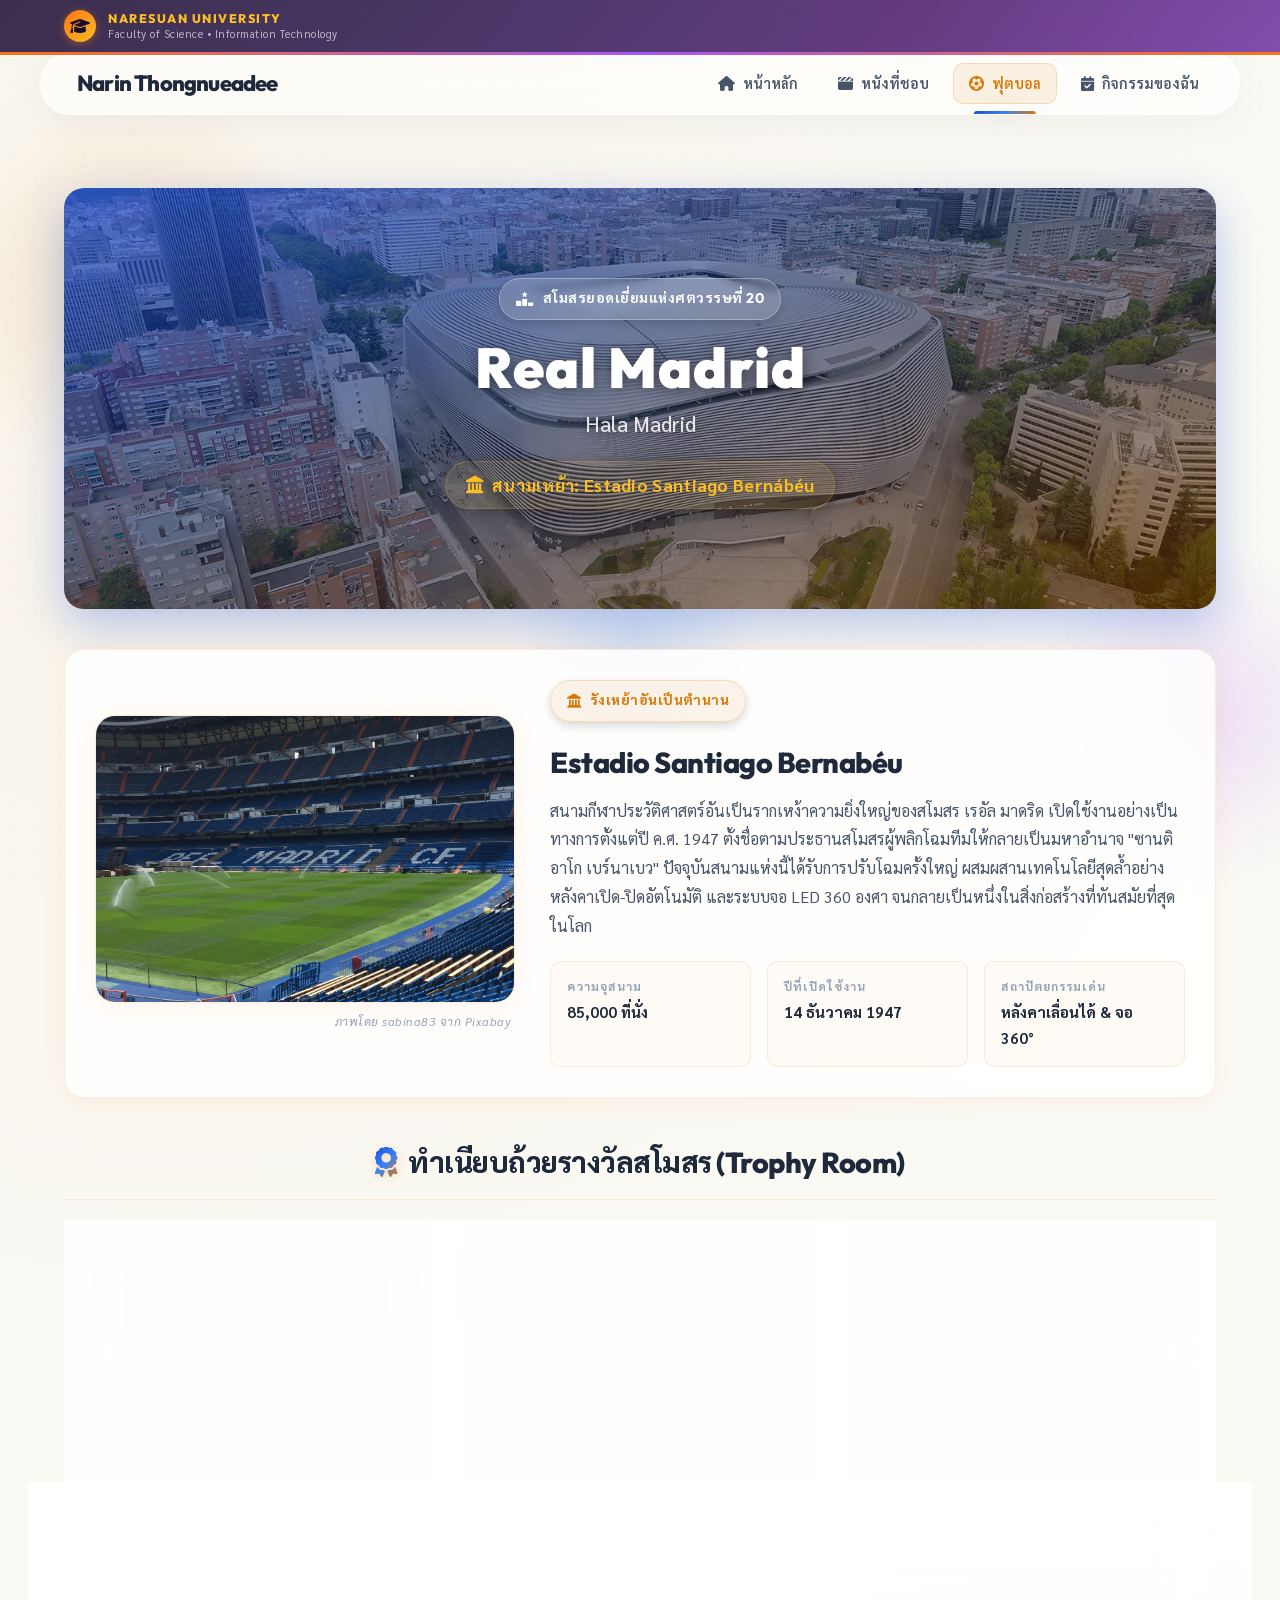
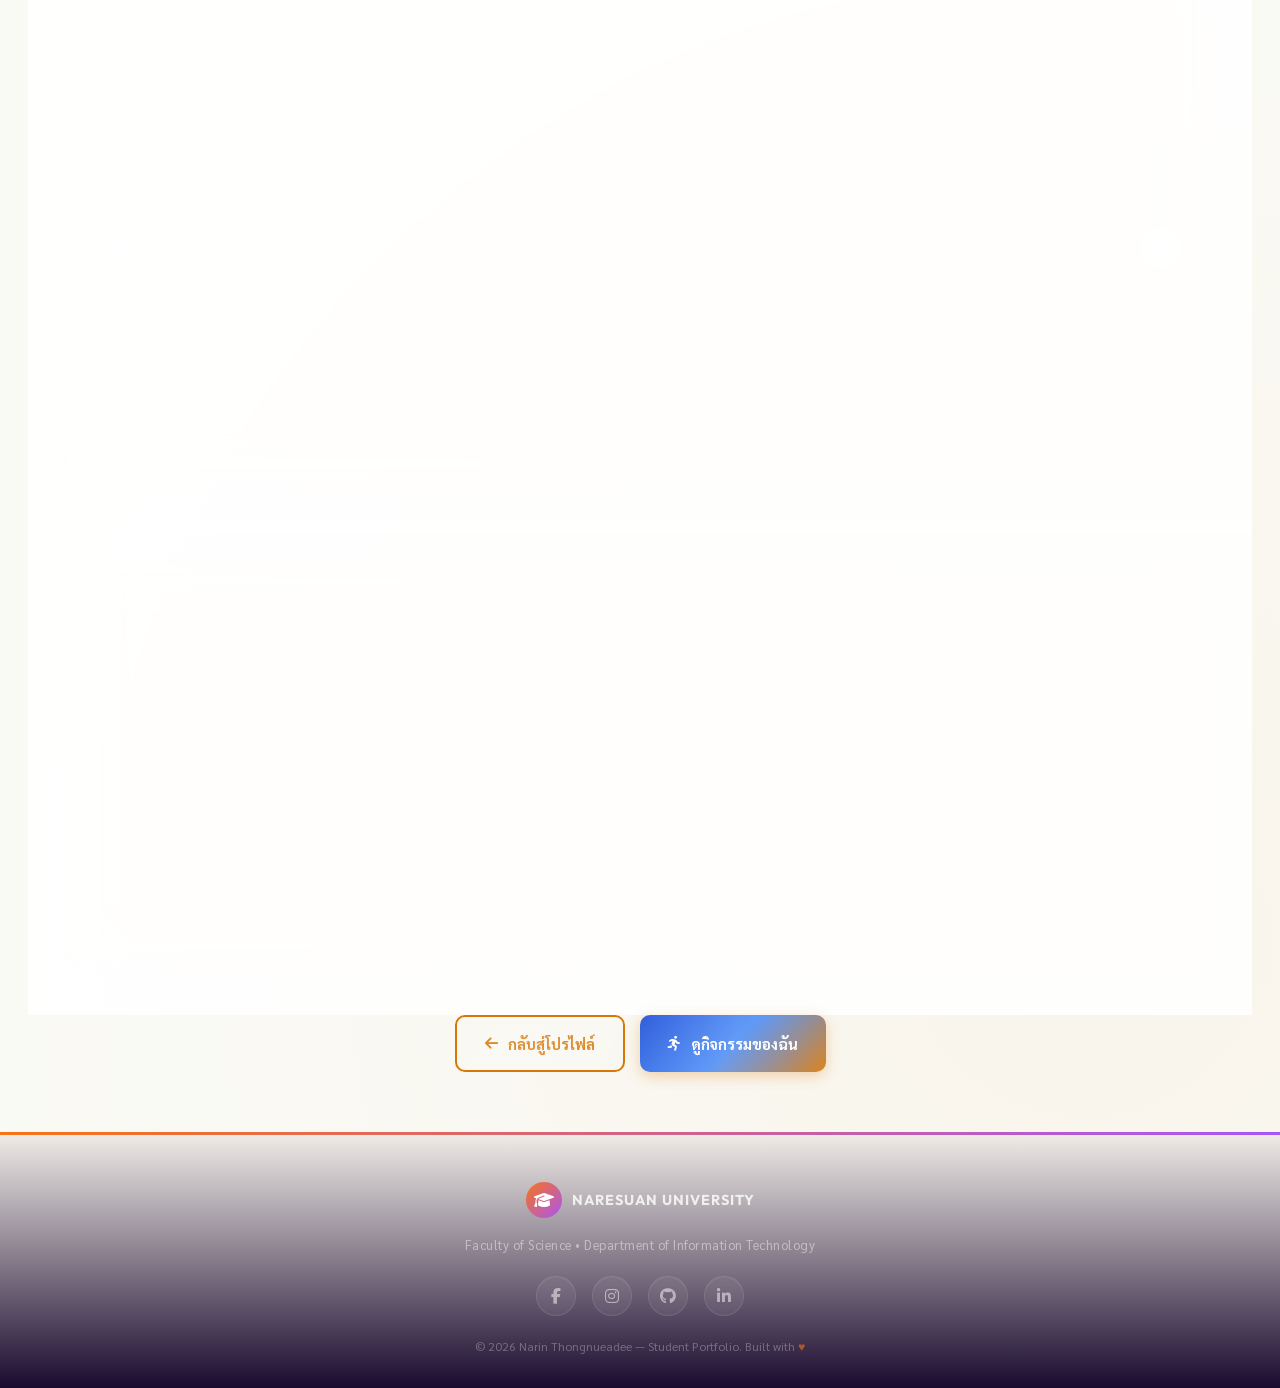
<file: football.html>
<!DOCTYPE html>
<html lang="th">

<head>
    <meta charset="UTF-8">
    <meta name="viewport" content="width=device-width, initial-scale=1.0">
    <title>ทีมฟุตบอลที่ชอบ - Real Madrid</title>
    <link rel="stylesheet" href="style.css">
    <link rel="stylesheet" href="https://cdnjs.cloudflare.com/ajax/libs/font-awesome/6.4.0/css/all.min.css">
</head>

<body class="page-football">

    <!-- Floating Orbs Background -->
    <div class="floating-orbs">
        <div class="orb orb-1"></div>
        <div class="orb orb-2"></div>
        <div class="orb orb-3"></div>
    </div>


    <div id="navbar-placeholder"></div>
    <script src="navbar.js"></script>

    <div class="container">
        <div class="football-hero">
            <span class="badge"
                style="background:rgba(255,255,255,0.15); color:#fdfdfd; border-color:rgba(255,255,255,0.3); backdrop-filter:blur(4px);">
                <i class="fa-solid fa-ranking-star"></i> สโมสรยอดเยี่ยมแห่งศตวรรษที่ 20
            </span>
            <h1
                style="font-size: 3.5rem; letter-spacing: 1px; margin-bottom: 5px; color:#ffffff; text-shadow: 0 2px 16px rgba(0,0,0,0.5);">
                Real Madrid </h1>
            <p
                style="font-size: 1.3rem; color: rgba(255,255,255,0.85); font-weight: 500; text-shadow: 0 1px 8px rgba(0,0,0,0.4);">
                Hala Madrid </p>
            <div class="stadium-name">
                <i class="fa-solid fa-landmark"></i> สนามเหย้า: Estadio Santiago Bernábéu
            </div>
            <p
                style="font-size: 1.1rem; color: rgba(255,255,255,0.75); font-weight: 500; text-shadow: 0 1px 8px rgba(0,0,0,0.4); margin-top: 10px;">
            </p>
        </div>

        <div class="card stadium-card reveal-scale reveal-delay-2">
            <div class="stadium-grid">

                <div>
                    <div class="stadium-image-wrapper">
                        <img src="img/sabina83-stadium-6343838.jpg" alt="Estadio Santiago Bernabéu"
                            class="stadium-image">
                    </div>
                    <span class="stadium-image-credit">ภาพโดย sabina83 จาก Pixabay</span>
                </div>

                <div class="stadium-info">
                    <span class="badge badge-accent">
                        <i class="fa-solid fa-landmark"></i> รังเหย้าอันเป็นตำนาน
                    </span>
                    <h2 style="border: none; margin-bottom: 10px; padding: 0;">Estadio Santiago Bernabéu</h2>

                    <p class="stadium-description">
                        สนามกีฬาประวัติศาสตร์อันเป็นรากเหง้าความยิ่งใหญ่ของสโมสร เรอัล มาดริด
                        เปิดใช้งานอย่างเป็นทางการตั้งแต่ปี ค.ศ. 1947
                        ตั้งชื่อตามประธานสโมสรผู้พลิกโฉมทีมให้กลายเป็นมหาอำนาจ "ซานติอาโก เบร์นาเบว"
                        ปัจจุบันสนามแห่งนี้ได้รับการปรับโฉมครั้งใหญ่
                        ผสมผสานเทคโนโลยีสุดล้ำอย่างหลังคาเปิด-ปิดอัตโนมัติ และระบบจอ LED 360 องศา
                        จนกลายเป็นหนึ่งในสิ่งก่อสร้างที่ทันสมัยที่สุดในโลก
                    </p>

                    <div class="stadium-meta-grid">
                        <div class="stadium-meta-box">
                            <span class="stadium-meta-label">ความจุสนาม</span>
                            <span class="stadium-meta-value">85,000 ที่นั่ง</span>
                        </div>
                        <div class="stadium-meta-box">
                            <span class="stadium-meta-label">ปีที่เปิดใช้งาน</span>
                            <span class="stadium-meta-value">14 ธันวาคม 1947</span>
                        </div>
                        <div class="stadium-meta-box">
                            <span class="stadium-meta-label">สถาปัตยกรรมเด่น</span>
                            <span class="stadium-meta-value">หลังคาเลื่อนได้ & จอ 360°</span>
                        </div>
                    </div>
                </div>

            </div>
        </div>

        <h2
            style="display: flex; justify-content: center; align-items: center; gap: 10px; margin-top: 40px; margin-bottom: 20px; font-family: var(--font-heading);">
            <i class="fa-solid fa-award" style="color: var(--accent-football);"></i> ทำเนียบถ้วยรางวัลสโมสร (Trophy
            Room)
        </h2>

        <div class="trophy-slider-window">
            <div class="trophy-slider-track" id="trophySliderTrack">

                <div class="trophy-slide-item">
                    <div class="trophy-card-inside">
                        <div class="trophy-img-box">
                            <img src="img/Honourslist/mejor-club-del-siglo-xx.webp"
                                alt="The Best Club of the 20th Century FIFA Trophy"
                                onerror="this.style.display='none'; this.nextElementSibling.style.display='flex';">
                            <div class="trophy-fallback" style="color: #eab308;"><i class="fa-solid fa-trophy"></i>
                            </div>
                        </div>
                        <div class="trophy-details">
                            <div class="trophy-number" style="color: var(--accent-football);">1</div>
                            <div class="trophy-title">The Best Club of the 20th Century FIFA Trophy<br>
                                <span
                                    style="font-size: 0.8rem; opacity: 0.7; font-weight: 500;">รางวัลสโมสรยอดเยี่ยมแห่งศตวรรษที่
                                    20 ของฟีฟ่า</span>
                            </div>
                        </div>
                    </div>
                </div>

                <div class="trophy-slide-item">
                    <div class="trophy-card-inside">
                        <div class="trophy-img-box">
                            <img src="img/Honourslist/champions.webp" alt="Champions Leagues"
                                onerror="this.style.display='none'; this.nextElementSibling.style.display='flex';">
                            <div class="trophy-fallback" style="color: #f59e0b;"><i class="fa-solid fa-crown"></i></div>
                        </div>
                        <div class="trophy-details">
                            <div class="trophy-number" style="color: var(--accent-football);">15</div>
                            <div class="trophy-title">Champions Leagues<br>
                                <span style="font-size: 0.8rem; opacity: 0.7; font-weight: 500;">แชมเปี้ยนส์ลีก</span>
                            </div>
                        </div>
                    </div>
                </div>

                <div class="trophy-slide-item">
                    <div class="trophy-card-inside">
                        <div class="trophy-img-box">
                            <img src="img/Honourslist/MundialClubes.webp" alt="FIFA Club World Cup"
                                onerror="this.style.display='none'; this.nextElementSibling.style.display='flex';">
                            <div class="trophy-fallback" style="color: #10b981;"><i
                                    class="fa-solid fa-earth-americas"></i></div>
                        </div>
                        <div class="trophy-details">
                            <div class="trophy-number" style="color: var(--accent-football);">9</div>
                            <div class="trophy-title">FIFA Club World Cup<br>
                                <span
                                    style="font-size: 0.8rem; opacity: 0.7; font-weight: 500;">สโมสรชิงแชมป์โลกสูงสุด</span>
                            </div>
                        </div>
                    </div>
                </div>

                <div class="trophy-slide-item">
                    <div class="trophy-card-inside">
                        <div class="trophy-img-box">
                            <img src="img/Honourslist/SupercopaEuropa.webp" alt="European Super Cups"
                                onerror="this.style.display='none'; this.nextElementSibling.style.display='flex';">
                            <div class="trophy-fallback" style="color: #ef4444;"><i
                                    class="fa-solid fa-shield-halved"></i></div>
                        </div>
                        <div class="trophy-details">
                            <div class="trophy-number" style="color: var(--accent-football);">6</div>
                            <div class="trophy-title">European Super Cups<br>
                                <span style="font-size: 0.8rem; opacity: 0.7; font-weight: 500;">ยูโรเปียน ซูเปอร์
                                    คัพ</span>
                            </div>
                        </div>
                    </div>
                </div>

                <div class="trophy-slide-item">
                    <div class="trophy-card-inside">
                        <div class="trophy-img-box">
                            <img src="img/Honourslist/CopaUEFA.webp" alt="UEFA Cups"
                                onerror="this.style.display='none'; this.nextElementSibling.style.display='flex';">
                            <div class="trophy-fallback" style="color: #f59e0b;"><i class="fa-solid fa-crown"></i></div>
                        </div>
                        <div class="trophy-details">
                            <div class="trophy-number" style="color: var(--accent-football);">2</div>
                            <div class="trophy-title">UEFA Cups<br>
                                <span style="font-size: 0.8rem; opacity: 0.7; font-weight: 500;">ยูฟ่าคัพ</span>
                            </div>
                        </div>
                    </div>
                </div>

                <div class="trophy-slide-item">
                    <div class="trophy-card-inside">
                        <div class="trophy-img-box">
                            <img src="img/Honourslist/Liga-1.webp" alt="La Liga"
                                onerror="this.style.display='none'; this.nextElementSibling.style.display='flex';">
                            <div class="trophy-fallback" style="color: #f59e0b;"><i class="fa-solid fa-crown"></i></div>
                        </div>
                        <div class="trophy-details">
                            <div class="trophy-number" style="color: var(--accent-football);">36</div>
                            <div class="trophy-title">La Liga España<br>
                                <span
                                    style="font-size: 0.8rem; opacity: 0.7; font-weight: 500;">แชมป์ลีกสูงสุดของสเปน</span>
                            </div>
                        </div>
                    </div>
                </div>

                <div class="trophy-slide-item">
                    <div class="trophy-card-inside">
                        <div class="trophy-img-box">
                            <img src="img/Honourslist/CopaRey.webp" alt="Spanish Cups"
                                onerror="this.style.display='none'; this.nextElementSibling.style.display='flex';">
                            <div class="trophy-fallback" style="color: #f59e0b;"><i class="fa-solid fa-crown"></i></div>
                        </div>
                        <div class="trophy-details">
                            <div class="trophy-number" style="color: var(--accent-football);">20</div>
                            <div class="trophy-title">Spanish Cups<br>
                                <span
                                    style="font-size: 0.8rem; opacity: 0.7; font-weight: 500;">แชมป์บอลถ้วยของสเปน</span>
                            </div>
                        </div>
                    </div>
                </div>

                <div class="trophy-slide-item">
                    <div class="trophy-card-inside">
                        <div class="trophy-img-box">
                            <img src="img/Honourslist/SupercopaEspana.webp" alt="Spanish Super Cups"
                                onerror="this.style.display='none'; this.nextElementSibling.style.display='flex';">
                            <div class="trophy-fallback" style="color: #f59e0b;"><i class="fa-solid fa-crown"></i></div>
                        </div>
                        <div class="trophy-details">
                            <div class="trophy-number" style="color: var(--accent-football);">13</div>
                            <div class="trophy-title">Spanish Super Cups<br>
                                <span
                                    style="font-size: 0.8rem; opacity: 0.7; font-weight: 500;">แชมป์ซูเปอร์คัพของสเปน</span>
                            </div>
                        </div>
                    </div>
                </div>

                <div class="trophy-slide-item">
                    <div class="trophy-card-inside">
                        <div class="trophy-img-box">
                            <img src="img/Honourslist/CopaLiga.webp" alt="League Cup"
                                onerror="this.style.display='none'; this.nextElementSibling.style.display='flex';">
                            <div class="trophy-fallback" style="color: #f59e0b;"><i class="fa-solid fa-crown"></i></div>
                        </div>
                        <div class="trophy-details">
                            <div class="trophy-number" style="color: var(--accent-football);">1</div>
                            <div class="trophy-title">League Cup<br>
                                <span style="font-size: 0.8rem; opacity: 0.7; font-weight: 500;">ลีกคัพ</span>
                            </div>
                        </div>
                    </div>
                </div>

                <div class="trophy-slide-item">
                    <div class="trophy-card-inside">
                        <div class="trophy-img-box">
                            <img src="img/Honourslist/PequeñaCopaMundo.webp" alt="Mini World Cups"
                                onerror="this.style.display='none'; this.nextElementSibling.style.display='flex';">
                            <div class="trophy-fallback" style="color: #f59e0b;"><i class="fa-solid fa-crown"></i></div>
                        </div>
                        <div class="trophy-details">
                            <div class="trophy-number" style="color: var(--accent-football);">2</div>
                            <div class="trophy-title">Mini World Cups<br>
                                <span
                                    style="font-size: 0.8rem; opacity: 0.7; font-weight: 500;">อินเตอร์คอนติเนนตัลคัพ</span>
                            </div>
                        </div>
                    </div>
                </div>

                <div class="trophy-slide-item">
                    <div class="trophy-card-inside">
                        <div class="trophy-img-box">
                            <img src="img/Honourslist/CopaLatina.webp" alt="Latin Cups"
                                onerror="this.style.display='none'; this.nextElementSibling.style.display='flex';">
                            <div class="trophy-fallback" style="color: #f59e0b;"><i class="fa-solid fa-crown"></i></div>
                        </div>
                        <div class="trophy-details">
                            <div class="trophy-number" style="color: var(--accent-football);">2</div>
                            <div class="trophy-title">Latin Cups<br>
                                <span style="font-size: 0.8rem; opacity: 0.7; font-weight: 500;">ลาตินคัพ</span>
                            </div>
                        </div>
                    </div>
                </div>

                <div class="trophy-slide-item">
                    <div class="trophy-card-inside">
                        <div class="trophy-img-box">
                            <img src="img/Honourslist/CopaIberoamericana.webp" alt="Ibero-American Cup"
                                onerror="this.style.display='none'; this.nextElementSibling.style.display='flex';">
                            <div class="trophy-fallback" style="color: #f59e0b;"><i class="fa-solid fa-crown"></i></div>
                        </div>
                        <div class="trophy-details">
                            <div class="trophy-number" style="color: var(--accent-football);">1</div>
                            <div class="trophy-title">Ibero-American Cup<br>
                                <span
                                    style="font-size: 0.8rem; opacity: 0.7; font-weight: 500;">ไอบีโร-อเมริกันคัพ</span>
                            </div>
                        </div>
                    </div>
                </div>

                <div class="trophy-slide-item">
                    <div class="trophy-card-inside">
                        <div class="trophy-img-box">
                            <img src="img/Honourslist/CampeonatosRegionales.webp" alt="Regional Championships"
                                onerror="this.style.display='none'; this.nextElementSibling.style.display='flex';">
                            <div class="trophy-fallback" style="color: #f59e0b;"><i class="fa-solid fa-crown"></i></div>
                        </div>
                        <div class="trophy-details">
                            <div class="trophy-number" style="color: var(--accent-football);">18</div>
                            <div class="trophy-title">Regional Championships<br>
                                <span
                                    style="font-size: 0.8rem; opacity: 0.7; font-weight: 500;">แชมป์ระดับภูมิภาค</span>
                            </div>
                        </div>
                    </div>
                </div>

                <div class="trophy-slide-item">
                    <div class="trophy-card-inside">
                        <div class="trophy-img-box">
                            <img src="img/Honourslist/TrofeoMancomunado.webp" alt="Mancomunados Trophies"
                                onerror="this.style.display='none'; this.nextElementSibling.style.display='flex';">
                            <div class="trophy-fallback" style="color: #f59e0b;"><i class="fa-solid fa-crown"></i></div>
                        </div>
                        <div class="trophy-details">
                            <div class="trophy-number" style="color: var(--accent-football);">1</div>
                            <div class="trophy-title">Mancomunados Trophies<br>
                                <span
                                    style="font-size: 0.8rem; opacity: 0.7; font-weight: 500;">แชมป์ระดับภูมิภาค</span>
                            </div>
                        </div>
                    </div>
                </div>

            </div>

            <button class="slider-nav-arrow arrow-left" id="trophyPrevBtn" aria-label="Previous Trophy"
                style="z-index: 10;">
                <i class="fa-solid fa-chevron-left"></i>
            </button>
            <button class="slider-nav-arrow arrow-right" id="trophyNextBtn" aria-label="Next Trophy"
                style="z-index: 10;">
                <i class="fa-solid fa-chevron-right"></i>
            </button>
        </div>


        <div class="card card-premium-glow animated-entry" style="margin-top: 30px; padding: 24px;">

            <h3
                style="margin-top: 0; margin-bottom: 20px; font-family: var(--font-heading); color: var(--text-primary); display: flex; align-items: center; gap: 10px;">
                <i class="fa-solid fa-images" style="color: var(--accent-football);"></i> GALLERY & HIGHLIGHTS
            </h3>
            <span class="stadium-image-credit" style="display: block; margin-bottom: 10px;">ภาพโดย
                shop.realmadrid.com</span>

            <div class="multi-slider-window">
                <div class="multi-slider-track" id="multiFootballTrack">

                    <div class="multi-slide-item">
                        <div class="slide-card-inner">
                            <img src="img/RM1.webp" alt="Rodrygo">
                            <div class="multi-slide-caption">Rodrygo</div>
                        </div>
                    </div>

                    <div class="multi-slide-item">
                        <div class="slide-card-inner">
                            <img src="img/RM2.webp" alt="Real Madrid Squad">
                            <div class="multi-slide-caption">Mbappé</div>
                        </div>
                    </div>

                    <div class="multi-slide-item">
                        <div class="slide-card-inner">
                            <img src="img/RM3.webp" alt="UCL Trophies">
                            <div class="multi-slide-caption">Bellingham</div>
                        </div>
                    </div>

                    <div class="multi-slide-item">
                        <div class="slide-card-inner">
                            <img src="img/RM4.webp" alt="Additional Activity">
                            <div class="multi-slide-caption">Vini Jr</div>
                        </div>
                    </div>

                    <div class="multi-slide-item">
                        <div class="slide-card-inner">
                            <img src="img/RM5.webp" alt="More Scene">
                            <div class="multi-slide-caption">Carvajal</div>
                        </div>
                    </div>

                    <div class="multi-slide-item">
                        <div class="slide-card-inner">
                            <img src="img/RM6.webp" alt="More Scene">
                            <div class="multi-slide-caption">Valverde</div>
                        </div>
                    </div>

                </div>

                <button class="slider-nav-arrow arrow-left" id="multiFootballPrev" aria-label="Previous Slide">
                    <i class="fa-solid fa-chevron-left"></i>
                </button>
                <button class="slider-nav-arrow arrow-right" id="multiFootballNext" aria-label="Next Slide">
                    <i class="fa-solid fa-chevron-right"></i>
                </button>
            </div>

        </div>

        <div class="trophy-banner-container" style="margin-top: 30px;">
        
        </div>

        <div class="card card-premium-glow" style="margin-top: 30px;">
            <h2><i class="fa-solid fa-circle-info"></i> ข้อมูลจำสโมสร</h2>
            <ul style="list-style: none; display: flex; flex-direction: column; gap: 16px; padding: 0;">
                <li
                    style="display: flex; justify-content: space-between; padding-bottom: 12px; border-bottom: 1px solid var(--border-light);">
                    <strong style="color: var(--text-secondary);"><i class="fa-solid fa-tags"
                            style="margin-right: 8px;"></i> ฉายาในประเทศไทย</strong>
                    <span style="font-weight: 600;">ราชันชุดขาว</span>
                </li>
                <li
                    style="display: flex; justify-content: space-between; padding-bottom: 12px; border-bottom: 1px solid var(--border-light);">
                    <strong style="color: var(--text-secondary);"><i class="fa-solid fa-users"
                            style="margin-right: 8px;"></i> ฉายาสากล</strong>
                    <span style="font-weight: 600;">Los Blancos / Los Merengues</span>
                </li>
                <li
                    style="display: flex; justify-content: space-between; padding-bottom: 12px; border-bottom: 1px solid var(--border-light);">
                    <strong style="color: var(--text-secondary);"><i class="fa-solid fa-calendar-day"
                            style="margin-right: 8px;"></i> วันก่อตั้งสโมสร</strong>
                    <span style="font-weight: 600;">6 มีนาคม 1902</span>
                </li>
                <li
                    style="display: flex; justify-content: space-between; padding-bottom: 12px; border-bottom: 1px solid var(--border-light);">
                    <strong style="color: var(--text-secondary);"><i class="fa-solid fa-user-tie"
                            style="margin-right: 8px;"></i> ผู้จัดการทีมปัจจุบัน</strong>
                    <span style="font-weight: 600;">Carlo Ancelotti (คาร์โล อันเชล็อตติ)</span>
                </li>
                <li style="display: flex; justify-content: space-between;">
                    <strong style="color: var(--text-secondary);"><i class="fa-solid fa-circle-half-stroke"
                            style="margin-right: 8px;"></i> สีประจำสโมสร</strong>
                    <span style="font-weight: 600; display: inline-flex; align-items: center; gap: 6px;">
                        สีขาวบริสุทธิ์ <span
                            style="display:inline-block; width:14px; height:14px; border:1px solid #ccc; border-radius:50%; background:#fff;"></span>
                    </span>
                </li>
            </ul>
        </div>

        <div style="margin-top: 40px; text-align: center; display: flex; gap: 15px; justify-content: center;">
            <a href="index.html" class="btn btn-outline"
                style="border-color:var(--accent-football); color:var(--accent-football);"><i
                    class="fa-solid fa-arrow-left"></i> กลับสู่โปรไฟล์</a>
            <a href="activities.html" class="btn"
                style="background:var(--gradient-football); box-shadow: 0 4px 14px rgba(var(--accent-football-rgb), 0.3);"><i
                    class="fa-solid fa-person-running"></i> ดูกิจกรรมของฉัน</a>
        </div>
    </div>

    <!-- Academic Footer -->
    <footer class="footer-academic">
        <div class="footer-uni-crest">
            <div class="crest-icon"><i class="fa-solid fa-graduation-cap"></i></div>
            <span>NARESUAN UNIVERSITY</span>
        </div>
        <div class="footer-faculty">Faculty of Science • Department of Information Technology</div>
        <div class="footer-social">
            <a href="#" aria-label="Facebook"><i class="fa-brands fa-facebook-f"></i></a>
            <a href="#" aria-label="Instagram"><i class="fa-brands fa-instagram"></i></a>
            <a href="#" aria-label="GitHub"><i class="fa-brands fa-github"></i></a>
            <a href="#" aria-label="LinkedIn"><i class="fa-brands fa-linkedin-in"></i></a>
        </div>
        <p class="footer-copy">&copy; 2026 Narin Thongnueadee — Student Portfolio. Built with <a href="#">&hearts;</a></p>
    </footer>

    <script>
        document.addEventListener("DOMContentLoaded", function () {
            // ระบบสไลเดอร์รูปภาพส่วน GALLERY
            const track = document.getElementById("multiFootballTrack");
            const dotsWrapper = document.getElementById("multiFootballDots");
            const prevBtn = document.getElementById("multiFootballPrev");
            const nextBtn = document.getElementById("multiFootballNext");

            if (!track) return;
            const slides = Array.from(track.children);
            if (slides.length === 0) return;

            let currentSlideIndex = 0;

            function getVisibleCount() {
                if (window.innerWidth <= 600) return 1;
                if (window.innerWidth <= 992) return 2;
                return 3;
            }

            function buildDotsIndicator() {
                dotsWrapper.innerHTML = "";
                const visibleCount = getVisibleCount();
                const totalDotsNeeded = slides.length - visibleCount + 1;

                if (totalDotsNeeded <= 1) return;

                for (let i = 0; i < totalDotsNeeded; i++) {
                    const dot = document.createElement("div");
                    dot.classList.add("single-indicator-dot");
                    if (i === currentSlideIndex) dot.classList.add("active-dot");

                    dot.addEventListener("click", () => {
                        currentSlideIndex = i;
                        executeSlideAnimation();
                    });
                    dotsWrapper.appendChild(dot);
                }
            }

            function executeSlideAnimation() {
                const slideWidth = slides[0].getBoundingClientRect().width;
                const visibleCount = getVisibleCount();
                const maxAllowedIndex = slides.length - visibleCount;

                if (currentSlideIndex > maxAllowedIndex) currentSlideIndex = maxAllowedIndex;
                if (currentSlideIndex < 0) currentSlideIndex = 0;

                track.style.transform = `translateX(-${currentSlideIndex * slideWidth}px)`;

                const allDots = Array.from(dotsWrapper.children);
                allDots.forEach((dot, idx) => {
                    if (idx === currentSlideIndex) {
                        dot.classList.add("active-dot");
                    } else {
                        dot.classList.remove("active-dot");
                    }
                });
            }

            nextBtn.addEventListener("click", () => {
                const maxAllowedIndex = slides.length - getVisibleCount();
                if (currentSlideIndex >= maxAllowedIndex) {
                    currentSlideIndex = 0;
                } else {
                    currentSlideIndex++;
                }
                executeSlideAnimation();
            });

            prevBtn.addEventListener("click", () => {
                const maxAllowedIndex = slides.length - getVisibleCount();
                if (currentSlideIndex <= 0) {
                    currentSlideIndex = maxAllowedIndex;
                } else {
                    currentSlideIndex--;
                }
                executeSlideAnimation();
            });

            buildDotsIndicator();
            executeSlideAnimation();

            window.addEventListener("resize", () => {
                buildDotsIndicator();
                executeSlideAnimation();
            });
        });

        document.addEventListener("DOMContentLoaded", function () {
            // ระบบสไลเดอร์ข้อมูลส่วน TROPHY ROOM
            const track = document.getElementById("trophySliderTrack");
            const dotsWrapper = document.getElementById("trophyDotsWrapper");
            const prevBtn = document.getElementById("trophyPrevBtn");
            const nextBtn = document.getElementById("trophyNextBtn");

            if (!track) return;
            const slides = Array.from(track.children);
            if (slides.length === 0) return;

            let currentTrophyIndex = 0;

            function getVisibleItems() {
                if (window.innerWidth <= 600) return 1;
                if (window.innerWidth <= 992) return 2;
                return 3;
            }

            function buildTrophyDots() {
                dotsWrapper.innerHTML = "";
                const visibleCount = getVisibleItems();
                const dotCount = slides.length - visibleCount + 1;

                if (dotCount <= 1) return;

                for (let i = 0; i < dotCount; i++) {
                    const dot = document.createElement("div");
                    dot.classList.add("single-indicator-dot");
                    if (i === currentTrophyIndex) dot.classList.add("active-dot");

                    dot.addEventListener("click", () => {
                        currentTrophyIndex = i;
                        moveTrophyTrack();
                    });
                    dotsWrapper.appendChild(dot);
                }
            }

            function moveTrophyTrack() {
                const itemWidth = slides[0].getBoundingClientRect().width;
                const visibleCount = getVisibleItems();
                const maxLimit = slides.length - visibleCount;

                if (currentTrophyIndex > maxLimit) currentTrophyIndex = maxLimit;
                if (currentTrophyIndex < 0) currentTrophyIndex = 0;

                track.style.transform = `translateX(-${currentTrophyIndex * itemWidth}px)`;

                const dots = Array.from(dotsWrapper.children);
                dots.forEach((dot, idx) => {
                    if (idx === currentTrophyIndex) {
                        dot.classList.add("active-dot");
                    } else {
                        dot.classList.remove("active-dot");
                    }
                });
            }

            nextBtn.addEventListener("click", () => {
                const maxLimit = slides.length - getVisibleItems();
                if (currentTrophyIndex >= maxLimit) {
                    currentTrophyIndex = 0;
                } else {
                    currentTrophyIndex++;
                }
                moveTrophyTrack();
            });

            prevBtn.addEventListener("click", () => {
                const maxLimit = slides.length - getVisibleItems();
                if (currentTrophyIndex <= 0) {
                    currentTrophyIndex = maxLimit;
                } else {
                    currentTrophyIndex--;
                }
                moveTrophyTrack();
            });

            buildTrophyDots();
            moveTrophyTrack();

            window.addEventListener("resize", () => {
                buildTrophyDots();
                moveTrophyTrack();
            });
        });
    </script>

    <!-- Scroll-Reveal Script -->
    <script>
        document.addEventListener('DOMContentLoaded', () => {
            const revealEls = document.querySelectorAll('.reveal, .reveal-left, .reveal-right, .reveal-scale');
            const revealObserver = new IntersectionObserver((entries) => {
                entries.forEach(entry => {
                    if (entry.isIntersecting) {
                        entry.target.classList.add('revealed');
                        revealObserver.unobserve(entry.target);
                    }
                });
            }, { threshold: 0, rootMargin: '0px' });
            revealEls.forEach(el => revealObserver.observe(el));
        });
    </script>

</body>

</html>
</file>
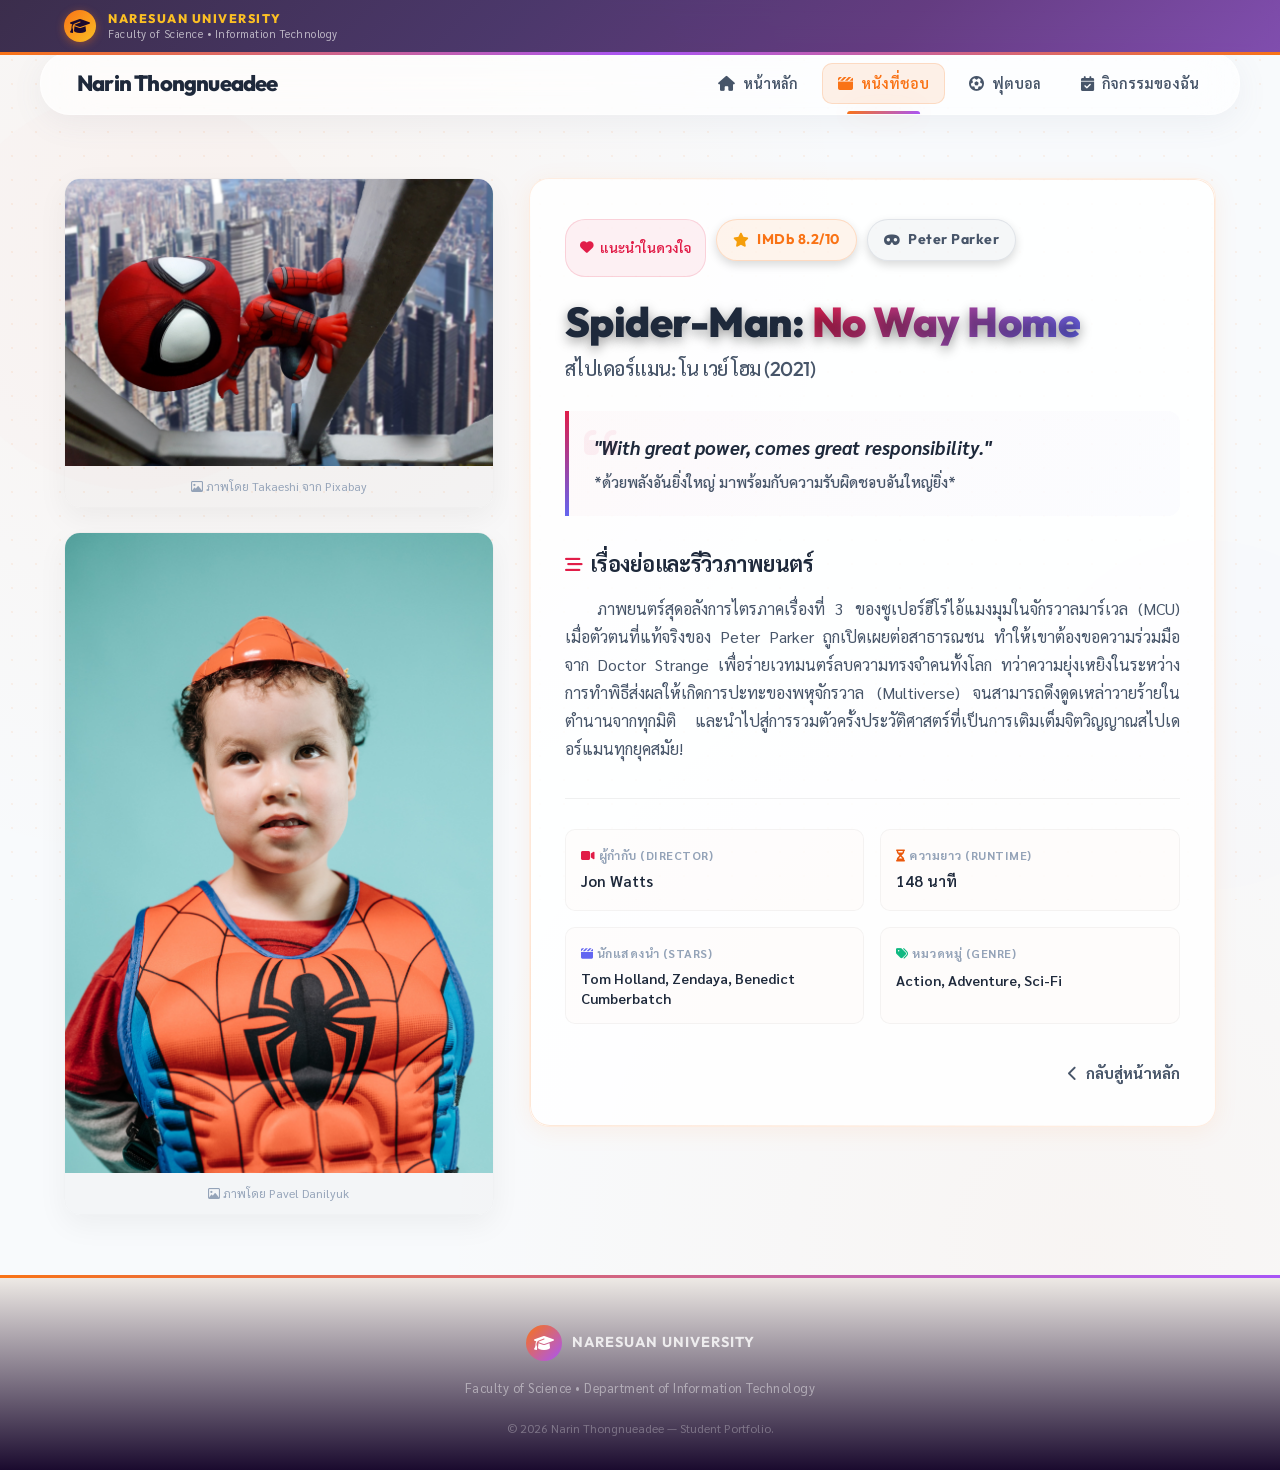
<file: movie.html>
<!DOCTYPE html>
<html lang="th">

<head>
    <meta charset="UTF-8">
    <meta name="viewport" content="width=device-width, initial-scale=1.0">
    <title>หนังที่ชอบ - Spider-Man: No Way Home</title>
    <link rel="stylesheet" href="style.css">
    <!-- FontAwesome 6.4.0 Icons -->
    <link rel="stylesheet" href="https://cdnjs.cloudflare.com/ajax/libs/font-awesome/6.4.0/css/all.min.css">
    
    <style>
        /* สไตล์เสริมเฉพาะหน้าภาพยนตร์เพื่อความ Cinematic */
        :root {
            --accent-movie: #e11d48; /* Spider-Man Crimson */
            --accent-magic: #6366f1; /* Multiverse Indigo Blue */
        }
        
        .movie-badge {
            background: rgba(225, 29, 72, 0.06);
            color: var(--accent-movie);
            border: 1px solid rgba(225, 29, 72, 0.15);
            padding: 6px 14px;
            border-radius: 20px;
            font-size: 0.85rem;
            font-weight: 600;
            display: inline-flex;
            align-items: center;
            gap: 6px;
        }

        .movie-quote-box {
            background: linear-gradient(135deg, rgba(225, 29, 72, 0.02) 0%, rgba(99, 102, 241, 0.02) 100%);
            border-left: 4px solid var(--accent-movie);
            border-image: linear-gradient(to bottom, var(--accent-movie), var(--accent-magic)) 1 100%;
            padding: 20px 25px;
            border-radius: 0 12px 12px 0;
            margin: 25px 0;
            position: relative;
        }

        .movie-img-wrapper {
            border-radius: 16px;
            overflow: hidden;
            box-shadow: 0 10px 30px rgba(0,0,0,0.05);
            transition: all 0.4s ease;
            border: 1px solid rgba(0, 0, 0, 0.03);
        }

        .movie-img-wrapper:hover {
            transform: translateY(-5px);
            box-shadow: 0 15px 35px rgba(225, 29, 72, 0.12);
        }

        .meta-grid-item {
            padding: 15px;
            background: rgba(var(--accent-profile-rgb), 0.01);
            border-radius: 10px;
            border: 1px solid rgba(0, 0, 0, 0.04);
            display: flex;
            flex-direction: column;
            gap: 4px;
        }
    </style>
</head>

<body class="page-profile">

    <!-- Floating Orbs Background -->
    <div class="floating-orbs">
        <div class="orb orb-1" style="background: rgba(225, 29, 72, 0.06);"></div>
        <div class="orb orb-2" style="background: rgba(99, 102, 241, 0.05);"></div>
    </div>

    <!-- Navbar (โหลดจาก navbar.js อัตโนมัติ) -->
    <div id="navbar-placeholder"></div>
    <script src="navbar.js"></script>

    <!-- คอนเทนเนอร์หลัก -->
    <div class="container animated-entry" style="margin-top: 30px;">
        
        <div class="grid-2 main-profile-grid" style="grid-template-columns: 1fr 1.6fr; gap: 35px; align-items: start;">
            
            <!-- คอลัมน์ซ้าย: รูปภาพประกอบ (Poster Stacks) -->
            <div class="reveal reveal-left" style="display: flex; flex-direction: column; gap: 24px;">
                
                <div class="movie-img-wrapper">
                    <img src="img/Spider-Man1.jpg" alt="Spider-Man Toy Custom Poster" style="width: 100%; height: auto; display: block; object-fit: cover;">
                    <div style="padding: 10px; font-size: 0.75rem; color: var(--text-muted); background: rgba(0,0,0,0.02); text-align: center;">
                        <i class="fa-regular fa-image"></i> ภาพโดย Takaeshi จาก Pixabay
                    </div>
                </div>

                <div class="movie-img-wrapper">
                    <img src="img/Spider-Man2.jpg" alt="Kid in Spider-Man Costume" style="width: 100%; height: auto; display: block; object-fit: cover;">
                    <div style="padding: 10px; font-size: 0.75rem; color: var(--text-muted); background: rgba(0,0,0,0.02); text-align: center;">
                        <i class="fa-regular fa-image"></i> ภาพโดย Pavel Danilyuk
                    </div>
                </div>

            </div>

            <!-- คอลัมน์ขวา: รายละเอียดเนื้อหาภาพยนตร์ -->
            <div class="reveal reveal-right" style="display: flex; flex-direction: column; gap: 20px;">
                
                <!-- การ์ดข้อมูลหลักภาพยนตร์ -->
                <div class="card card-premium-glow" style="margin: 0; padding: 40px 35px;">
                    
                    <!-- แท็กสถิติ/หมวดหมู่ด้านบน -->
                    <div style="display: flex; gap: 10px; flex-wrap: wrap; margin-bottom: 20px;">
                        <span class="movie-badge">
                            <i class="fa-solid fa-heart"></i> แนะนำในดวงใจ
                        </span>
                        <span class="badge badge-accent">
                            <i class="fa-solid fa-star" style="color: #f59e0b;"></i> IMDb 8.2/10
                        </span>
                        <span class="badge badge-secondary">
                            <i class="fa-solid fa-mask"></i> Peter Parker
                        </span>
                    </div>

                    <!-- ชื่อเรื่องพรีเมียม -->
                    <h1 style="margin: 0; font-size: 2.6rem; font-weight: 850; letter-spacing: -0.5px; line-height: 1.2;">
                        Spider-Man: <span style="background: linear-gradient(135deg, var(--accent-movie), var(--accent-magic)); -webkit-background-clip: text; -webkit-text-fill-color: transparent;">No Way Home</span>
                    </h1>
                    <h2 style="margin-top: 5px; font-size: 1.25rem; color: var(--text-secondary); font-weight: 500; border: none; padding: 0; margin-bottom: 0;">
                        สไปเดอร์แมน: โน เวย์ โฮม (2021)
                    </h2>

                    <!-- กล่องคำคมไอคอนิกประจำเรื่อง -->
                    <div class="movie-quote-box">
                        <i class="fa-solid fa-quote-left" style="position: absolute; top: 12px; left: 15px; font-size: 2.5rem; opacity: 0.05; color: var(--accent-movie);"></i>
                        <p style="margin: 0; font-size: 1.15rem; font-weight: 700; color: var(--text-primary); font-style: italic; letter-spacing: 0.2px;">
                            "With great power, comes great responsibility."
                        </p>
                        <p style="margin: 5px 0 0 0; font-size: 0.95rem; color: var(--text-secondary); font-weight: 500;">
                            *ด้วยพลังอันยิ่งใหญ่ มาพร้อมกับความรับผิดชอบอันใหญ่ยิ่ง*
                        </p>
                    </div>

                    <!-- เรื่องย่อและบทวิจารณ์ -->
                    <h3 style="font-size: 1.35rem; margin-top: 30px; margin-bottom: 12px; display: flex; align-items: center; gap: 8px; border: none; padding: 0;">
                        <i class="fa-solid fa-bars-staggered" style="color: var(--accent-movie); font-size: 1.1rem;"></i> เรื่องย่อและรีวิวภาพยนตร์
                    </h3>
                    <p style="color: var(--text-secondary); font-size: 1rem; line-height: 1.75; text-indent: 2em; text-align: justify; margin: 0;">
                        ภาพยนตร์สุดอลังการไตรภาคเรื่องที่ 3 ของซูเปอร์ฮีโร่ไอ้แมงมุมในจักรวาลมาร์เวล (MCU) เมื่อตัวตนที่แท้จริงของ Peter Parker ถูกเปิดเผยต่อสาธารณชน ทำให้เขาต้องขอความร่วมมือจาก Doctor Strange เพื่อร่ายเวทมนตร์ลบความทรงจำคนทั้งโลก ทว่าความยุ่งเหยิงในระหว่างการทำพิธีส่งผลให้เกิดการปะทะของพหุจักรวาล (Multiverse) จนสามารถดึงดูดเหล่าวายร้ายในตำนานจากทุกมิติ และนำไปสู่การรวมตัวครั้งประวัติศาสตร์ที่เป็นการเติมเต็มจิตวิญญาณสไปเดอร์แมนทุกยุคสมัย!
                    </p>

                    <!-- บล็อกข้อมูลภาพยนตร์ (2 คอลัมน์สมมาตร คลีนๆ) -->
                    <div class="movie-meta-grid" style="margin-top: 35px; border-top: 1px solid rgba(0,0,0,0.06); padding-top: 30px;">
                        
                        <div class="meta-grid-item" style="grid-column: span 1;">
                            <span style="font-size: 0.75rem; color: var(--text-muted); font-weight: 700; letter-spacing: 0.5px;"><i class="fa-solid fa-video" style="color: var(--accent-movie);"></i> ผู้กำกับ (DIRECTOR)</span>
                            <span style="font-weight: 600; color: var(--text-primary); font-size: 0.95rem;">Jon Watts</span>
                        </div>

                        <div class="meta-grid-item">
                            <span style="font-size: 0.75rem; color: var(--text-muted); font-weight: 700; letter-spacing: 0.5px;"><i class="fa-solid fa-hourglass-half" style="color: #ea580c;"></i> ความยาว (RUNTIME)</span>
                            <span style="font-weight: 600; color: var(--text-primary); font-size: 0.95rem;">148 นาที</span>
                        </div>

                        <div class="meta-grid-item" style="grid-column: span 1;">
                            <span style="font-size: 0.75rem; color: var(--text-muted); font-weight: 700; letter-spacing: 0.5px;"><i class="fa-solid fa-clapperboard" style="color: var(--accent-magic);"></i> นักแสดงนำ (STARS)</span>
                            <span style="font-weight: 600; color: var(--text-primary); font-size: 0.9rem; line-height: 1.4;">Tom Holland, Zendaya, Benedict Cumberbatch</span>
                        </div>

                        <div class="meta-grid-item" style="grid-column: span 1;">
                            <span style="font-size: 0.75rem; color: var(--text-muted); font-weight: 700; letter-spacing: 0.5px;"><i class="fa-solid fa-tags" style="color: #10b981;"></i> หมวดหมู่ (GENRE)</span>
                            <span style="font-weight: 600; color: var(--text-primary); font-size: 0.9rem;">Action, Adventure, Sci-Fi</span>
                        </div>

                    </div>

                    <!-- ปุ่มย้อนกลับหน้าแรกเท่ๆ -->
                    <div style="margin-top: 35px; text-align: right;">
                        <a href="index.html" style="text-decoration: none; display: inline-flex; align-items: center; gap: 8px; font-weight: 700; font-size: 0.95rem; color: var(--text-secondary); transition: color 0.2s;" onmouseover="this.style.color='var(--accent-movie)'" onmouseout="this.style.color='var(--text-secondary)'">
                            <i class="fa-solid fa-chevron-left"></i> กลับสู่หน้าหลัก
                        </a>
                    </div>

                </div>

            </div>

        </div>

    </div>

    <!-- Academic Footer -->
    <footer class="footer-academic" style="margin-top: 60px;">
        <div class="footer-uni-crest">
            <div class="crest-icon"><i class="fa-solid fa-graduation-cap"></i></div>
            <span>NARESUAN UNIVERSITY</span>
        </div>
        <div class="footer-faculty">Faculty of Science • Department of Information Technology</div>
        <p class="footer-copy">&copy; 2026 Narin Thongnueadee — Student Portfolio.</p>
    </footer>

    <!-- Animation Observer Script -->
    <script>
        document.addEventListener('DOMContentLoaded', () => {
            const revealEls = document.querySelectorAll('.reveal, .reveal-left, .reveal-right, .reveal-scale');
            const revealObserver = new IntersectionObserver((entries) => {
                entries.forEach(entry => {
                    if (entry.isIntersecting) {
                        entry.target.classList.add('revealed');
                        revealObserver.unobserve(entry.target);
                    }
                });
            }, { threshold: 0, rootMargin: '0px' });
            revealEls.forEach(el => revealObserver.observe(el));
        });
    </script>
</body>

</html>
</file>
<file: style.css>
@import url('https://fonts.googleapis.com/css2?family=Outfit:wght@300;400;500;600;700;800;900&family=Sarabun:ital,wght@0,300;0,400;0,500;0,600;0,700;0,800;1,400&display=swap');

/* ==========================================================================
   1. DESIGN SYSTEM & CUSTOM PROPERTIES (LIGHT MODE)
   ========================================================================== */
:root {
    /* Font Families */
    --font-heading: 'Outfit', 'Sarabun', sans-serif;
    --font-body: 'Sarabun', 'Outfit', sans-serif;

    /* Theme Colors (Light Mode — Airy & Fresh) */
    --bg-global: #faf8f5;
    --bg-dark: #f1ede8;
    --bg-card: rgba(255, 255, 255, 0.85);
    --bg-card-rgb: 255, 255, 255;
    --text-primary: #1e293b;
    --text-secondary: #475569;
    --text-muted: #94a3b8;
    --border-light: rgba(100, 116, 139, 0.14);
    --navbar-bg: rgba(255, 255, 255, 0.7);

    /* Profile Accents (Naresuan University - Orange, Grey & Salao Purple) */
    --accent-profile: #f97316;
    --accent-profile-rgb: 249, 115, 22;
    --gradient-profile: linear-gradient(135deg, #f97316 0%, #a855f7 100%);

    /* Movie Accents - Spider-Man (Crimson Red) */
    --accent-movie: #e11d48;
    --accent-movie-rgb: 225, 29, 72;
    --gradient-movie: linear-gradient(135deg, #e11d48 0%, #fb7185 100%);

    /* Football Accents - Real Madrid (Royal Gold & Deep Navy) */
    --accent-football: #d97706;
    --accent-football-rgb: 217, 119, 6;
    --gradient-football: linear-gradient(135deg, #1d4ed8 0%, #3b82f6 50%, #d97706 100%);

    /* Activities & Music Accents (Sky Blue / Teal) */
    --accent-activities: #0891b2;
    --accent-activities-rgb: 8, 145, 178;
    --gradient-activities: linear-gradient(135deg, #0891b2 0%, #06b6d4 50%, #6ee7b7 100%);

    /* Shadows & Glows */
    --shadow-soft: 0 4px 24px 0 rgba(249, 115, 22, 0.08);
    --shadow-medium: 0 16px 48px -8px rgba(30, 41, 59, 0.18);
    --shadow-glow-profile: 0 0 28px rgba(249, 115, 22, 0.2);
    --shadow-glow-movie: 0 0 28px rgba(225, 29, 72, 0.18);
    --shadow-glow-football: 0 0 28px rgba(217, 119, 6, 0.18);
    --shadow-glow-activities: 0 0 28px rgba(8, 145, 178, 0.18);

    /* Borders & Transitions */
    --radius-sm: 10px;
    --radius-md: 20px;
    --radius-lg: 30px;
    --transition-smooth: all 0.5s cubic-bezier(0.16, 1, 0.3, 1);
}
.profile-hero::before, 
.profile-hero::after {
    display: none !important;
}

/* ==========================================================================
   2. PAGE SPECIFIC ACCENT OVERRIDES
   ========================================================================== */
body.page-profile {
    --accent-color: var(--accent-profile);
    --accent-color-rgb: var(--accent-profile-rgb);
    --accent-gradient: var(--gradient-profile);
    --accent-glow: var(--shadow-glow-profile);
    --bg-global: #f8fafc; /* Softer, clean neutral slate-50 background */
    --bg-card: rgba(255, 255, 255, 0.85);
    --bg-card-rgb: 255, 255, 255;
    --border-light: rgba(249, 115, 22, 0.12); /* Slightly subtler borders */
}

body.page-movie {
    --accent-color: var(--accent-movie);
    --accent-color-rgb: var(--accent-movie-rgb);
    --accent-gradient: var(--gradient-movie);
    --accent-glow: var(--shadow-glow-movie);
    --bg-global: #faf6f6; /* Very subtle rose-tinted off-white background */
    --bg-card: rgba(255, 255, 255, 0.85);
    --bg-card-rgb: 255, 255, 255;
    --border-light: rgba(225, 29, 72, 0.12);
}

body.page-football {
    --accent-color: var(--accent-football);
    --accent-color-rgb: var(--accent-football-rgb);
    --accent-gradient: var(--gradient-football);
    --accent-glow: var(--shadow-glow-football);
    --bg-global: #fafaf5; /* Subtle amber/gold-tinted off-white background */
    --bg-card: rgba(255, 255, 255, 0.85);
    --bg-card-rgb: 255, 255, 255;
    --border-light: rgba(217, 119, 6, 0.12);
}

body.page-activities {
    --accent-color: var(--accent-activities);
    --accent-color-rgb: var(--accent-activities-rgb);
    --accent-gradient: var(--gradient-activities);
    --accent-glow: var(--shadow-glow-activities);
    --bg-global: #f5fafc; /* Subtle cyan/teal-tinted off-white background */
    --bg-card: rgba(255, 255, 255, 0.85);
    --bg-card-rgb: 255, 255, 255;
    --border-light: rgba(8, 145, 178, 0.12);
}

/* ==========================================================================
   3. GLOBAL RESET, SCROLLBAR & BASE STYLES
   ========================================================================== */
* {
    margin: 0;
    padding: 0;
    box-sizing: border-box;
    -webkit-font-smoothing: antialiased;
    -moz-osx-font-smoothing: grayscale;
}

html {
    scroll-behavior: smooth;
}

body {
    font-family: var(--font-body);
    background-color: var(--bg-global);
    background-image:
        radial-gradient(circle at 15% 15%, rgba(var(--accent-color-rgb), 0.05) 0%, transparent 40%),
        radial-gradient(circle at 85% 85%, rgba(var(--accent-color-rgb), 0.04) 0%, transparent 40%);
    color: var(--text-primary);
    line-height: 1.7;
    overflow-x: hidden;
    padding-top: 100px; /* Offset for Floating Glass Dock Navbar */
    position: relative;
    transition: background-color 0.6s ease, color 0.6s ease;
}

body::before {
    content: '';
    position: fixed;
    inset: 0;
    background-image: radial-gradient(rgba(var(--accent-color-rgb), 0.07) 1.5px, transparent 1.5px);
    background-size: 24px 24px;
    pointer-events: none;
    z-index: -1;
}

/* Custom Webkit Scrollbar */
::-webkit-scrollbar {
    width: 10px;
    height: 10px;
}

::-webkit-scrollbar-track {
    background: var(--bg-global);
}

::-webkit-scrollbar-thumb {
    background: rgba(100, 116, 139, 0.25);
    border-radius: 5px;
    border: 2px solid var(--bg-global);
}

::-webkit-scrollbar-thumb:hover {
    background: var(--accent-color);
}

/* Page Entrance Animation Wrapper */
.animated-entry {
    animation: fadeInUp 0.8s cubic-bezier(0.16, 1, 0.3, 1) both;
}

@keyframes fadeInUp {
    0% {
        opacity: 0;
        transform: translateY(20px);
    }
    100% {
        opacity: 1;
        transform: translateY(0);
    }
}

/* ==========================================================================
   4. HEADER & NAVIGATION BAR (GLASSMORPHIC)
   ========================================================================== */
.navbar {
    background-color: rgba(255, 255, 255, 0.7);
    backdrop-filter: blur(25px) saturate(180%);
    -webkit-backdrop-filter: blur(25px) saturate(180%);
    position: fixed;
    top: 16px;
    left: 50%;
    transform: translateX(-50%);
    width: calc(100% - 32px);
    max-width: 1200px;
    z-index: 1000;
    border: 1px solid rgba(255, 255, 255, 0.45);
    border-radius: var(--radius-lg);
    box-shadow: 0 8px 32px 0 rgba(100, 116, 139, 0.08);
    transition: var(--transition-smooth);
}

.nav-container {
    display: flex;
    justify-content: space-between;
    align-items: center;
    padding: 10px 24px;
}

.logo {
    color: var(--text-primary);
    font-family: var(--font-heading);
    font-size: 22px;
    font-weight: 800;
    text-decoration: none;
    display: flex;
    align-items: center;
    gap: 12px;
    letter-spacing: -0.8px;
    transition: var(--transition-smooth);
}

.logo i {
    font-size: 24px;
    background: var(--accent-gradient);
    -webkit-background-clip: text;
    -webkit-text-fill-color: transparent;
    filter: drop-shadow(0 0 10px rgba(var(--accent-color-rgb), 0.35));
    transition: transform 0.8s cubic-bezier(0.34, 1.56, 0.64, 1);
}

.logo:hover i {
    transform: rotate(360deg) scale(1.15);
}

.nav-menu {
    display: flex;
    list-style: none;
    gap: 8px;
}

.nav-item a {
    color: var(--text-secondary);
    text-decoration: none;
    font-weight: 600;
    font-size: 14.5px;
    padding: 8px 16px;
    border-radius: var(--radius-sm);
    transition: var(--transition-smooth);
    display: flex;
    align-items: center;
    gap: 8px;
    position: relative;
}

.nav-item a i {
    font-size: 15px;
    transition: var(--transition-smooth);
}

.nav-item a:hover {
    color: var(--text-primary);
    background-color: rgba(var(--accent-color-rgb), 0.07);
}

.nav-item a:hover i {
    transform: translateY(-2px);
    color: var(--accent-color);
}

.nav-item a.active {
    color: var(--accent-color);
    background: rgba(var(--accent-color-rgb), 0.10);
    box-shadow: inset 0 0 0 1px rgba(var(--accent-color-rgb), 0.18);
}

.nav-item a::after {
    content: '';
    position: absolute;
    bottom: -10px;
    left: 50%;
    transform: translateX(-50%) scaleX(0);
    width: 60%;
    height: 3px;
    background: var(--accent-gradient);
    border-radius: 3px 3px 0 0;
    transition: var(--transition-smooth);
}

.nav-item a.active::after {
    transform: translateX(-50%) scaleX(1);
    box-shadow: var(--accent-glow);
}

/* ==========================================================================
   5. LAYOUT CONTAINERS & ULTRA GLASS CARDS
   ========================================================================== */
.container {
    max-width: 1200px;
    margin: 40px auto;
    padding: 0 24px;
}

.card {
    background: var(--bg-card);
    backdrop-filter: blur(24px) saturate(140%);
    -webkit-backdrop-filter: blur(24px) saturate(140%);
    border: 1px solid var(--border-light);
    padding: 40px;
    border-radius: var(--radius-md);
    box-shadow: var(--shadow-soft);
    margin-bottom: 30px;
    transition: var(--transition-smooth);
    position: relative;
    overflow: hidden;
}

.card::before {
    content: '';
    position: absolute;
    top: 0;
    left: 0;
    width: 100%;
    height: 4px;
    background: var(--accent-gradient);
    opacity: 0;
    transition: var(--transition-smooth);
}

.card:hover {
    transform: translateY(-8px) scale(1.005);
    box-shadow: var(--shadow-medium), 0 0 40px rgba(var(--accent-color-rgb), 0.15);
    border-color: rgba(var(--accent-color-rgb), 0.35);
}

.card:hover::before {
    opacity: 1;
}

/* Specular Highlight Overlay */
.card-premium-glow {
    position: relative;
}

.card-premium-glow::after {
    content: '';
    position: absolute;
    inset: 0;
    border-radius: var(--radius-md);
    padding: 1px;
    background: linear-gradient(135deg, rgba(255, 255, 255, 0.1) 0%, rgba(var(--accent-color-rgb), 0.4) 50%, rgba(255, 255, 255, 0) 100%);
    -webkit-mask: linear-gradient(#fff 0 0) content-box, linear-gradient(#fff 0 0);
    -webkit-mask-composite: xor;
    mask-composite: exclude;
    pointer-events: none;
    opacity: 0.5;
    transition: var(--transition-smooth);
}

.card-premium-glow:hover::after {
    opacity: 1;
    background: linear-gradient(135deg, rgba(var(--accent-color-rgb), 0.7) 0%, rgba(255, 255, 255, 0.25) 50%, rgba(var(--accent-color-rgb), 0.9) 100%);
}

/* ==========================================================================
   6. TYPOGRAPHY & HEADINGS
   ========================================================================== */
h1 {
    font-family: var(--font-heading);
    font-size: 3.2rem;
    font-weight: 900;
    line-height: 1.15;
    color: var(--text-primary);
    margin-bottom: 20px;
    letter-spacing: -1.5px;
    text-shadow: 0 4px 12px rgba(0, 0, 0, 0.4);
}

.gradient-text {
    background: var(--accent-gradient);
    -webkit-background-clip: text;
    -webkit-text-fill-color: transparent;
    display: inline-block;
    filter: drop-shadow(0 2px 10px rgba(var(--accent-color-rgb), 0.3));
}

h2 {
    font-family: var(--font-heading);
    font-size: 1.8rem;
    font-weight: 800;
    color: var(--text-primary);
    margin-bottom: 26px;
    padding-bottom: 12px;
    border-bottom: 1px solid var(--border-light);
    display: flex;
    align-items: center;
    gap: 12px;
    letter-spacing: -0.5px;
}

h2 i {
    font-size: 1.9rem;
    background: var(--accent-gradient);
    -webkit-background-clip: text;
    -webkit-text-fill-color: transparent;
    filter: drop-shadow(0 2px 5px rgba(var(--accent-color-rgb), 0.2));
}

h3 {
    font-family: var(--font-heading);
    font-size: 1.4rem;
    font-weight: 700;
    color: var(--text-primary);
    margin-bottom: 14px;
    letter-spacing: -0.3px;
}

p {
    color: var(--text-secondary);
    font-size: 1.05rem;
    line-height: 1.8;
}

/* ==========================================================================
   7. GENERIC COMPONENTS (BADGES, BUTTONS, GRIDS)
   ========================================================================== */
.badge {
    background: rgba(var(--accent-color-rgb), 0.08);
    color: var(--accent-color);
    padding: 8px 16px;
    border-radius: 30px;
    font-size: 0.88rem;
    font-weight: 700;
    display: inline-flex;
    align-items: center;
    gap: 8px;
    border: 1px solid rgba(var(--accent-color-rgb), 0.2);
    margin-bottom: 16px;
    font-family: var(--font-heading);
    letter-spacing: 0.5px;
    transition: var(--transition-smooth);
    box-shadow: 0 4px 10px rgba(0, 0, 0, 0.15);
}

.badge:hover {
    transform: scale(1.05) translateY(-2px);
    background: rgba(var(--accent-color-rgb), 0.15);
    box-shadow: var(--accent-glow);
}

.btn {
    display: inline-flex;
    align-items: center;
    gap: 10px;
    padding: 14px 28px;
    background: var(--accent-gradient);
    color: #ffffff;
    text-decoration: none;
    font-weight: 700;
    font-size: 15px;
    border-radius: var(--radius-sm);
    transition: var(--transition-smooth);
    border: none;
    cursor: pointer;
    box-shadow: 0 8px 25px rgba(var(--accent-color-rgb), 0.35);
    position: relative;
    overflow: hidden;
}

.btn::after {
    content: '';
    position: absolute;
    top: 0;
    left: -50%;
    width: 200%;
    height: 100%;
    background: linear-gradient(90deg, transparent 0%, rgba(255, 255, 255, 0.2) 50%, transparent 100%);
    transform: skewX(-20deg);
    transition: 0.75s ease;
}

.btn:hover {
    transform: translateY(-4px);
    box-shadow: 0 12px 30px rgba(var(--accent-color-rgb), 0.5);
}

.btn:hover::after {
    left: 120%;
}

.btn-outline {
    background: transparent;
    color: var(--accent-color);
    border: 2px solid var(--accent-color);
    box-shadow: none;
}

.btn-outline:hover {
    background: rgba(var(--accent-color-rgb), 0.08);
    color: var(--accent-color);
    box-shadow: 0 6px 20px rgba(var(--accent-color-rgb), 0.15);
}

.grid-2 {
    display: grid;
    grid-template-columns: repeat(2, 1fr);
    gap: 30px;
}

.grid-3 {
    display: grid;
    grid-template-columns: repeat(3, 1fr);
    gap: 24px;
}

/* ==========================================================================
   8. PAGE-SPECIFIC STYLES — PROFILE PAGE (index.html)
   ========================================================================== */
.profile-hero {
    display: flex;
    flex-direction: column;
    align-items: center;
    text-align: center;
    padding: 60px 24px;
    background: 
        radial-gradient(circle at -40px calc(100% + 40px), rgba(249, 115, 22, 0.1) 0%, transparent 60%),
        radial-gradient(circle at 10% 10%, rgba(var(--accent-profile-rgb), 0.15), transparent 45%),
        radial-gradient(circle at 90% 80%, rgba(var(--accent-profile-rgb), 0.10), transparent 45%),
        var(--bg-card);
    border-radius: var(--radius-lg);
    border: 1px solid rgba(255, 255, 255, 0.45);
    box-shadow: 
        0 20px 40px -15px rgba(249, 115, 22, 0.12),
        inset 0 0 0 1px rgba(255, 255, 255, 0.4);
    position: relative;
    overflow: hidden;
    transition: var(--transition-smooth);
}

.profile-hero:hover {
    transform: translateY(-5px);
    box-shadow: 
        0 30px 60px -20px rgba(249, 115, 22, 0.25),
        inset 0 0 0 1.5px rgba(249, 115, 22, 0.3);
}

/* Digital student card decorations */
.profile-hero::before {
    content: 'NARESUAN UNIVERSITY';
    position: absolute;
    top: 20px;
    right: 24px;
    font-size: 0.75rem;
    font-weight: 800;
    color: rgba(249, 115, 22, 0.45);
    letter-spacing: 2px;
    font-family: var(--font-heading);
}

/* Hologram light sweep effect */
.profile-hero::after {
    content: '';
    position: absolute;
    top: 0;
    left: -150%;
    width: 60%;
    height: 100%;
    background: linear-gradient(
        90deg,
        transparent,
        rgba(255, 255, 255, 0.05) 15%,
        rgba(255, 255, 255, 0.45) 50%,
        rgba(255, 255, 255, 0.05) 85%,
        transparent
    );
    transform: skewX(-25deg);
    pointer-events: none;
    z-index: 3;
    transition: none;
}

.profile-hero:hover::after {
    left: 150%;
    transition: all 1.5s cubic-bezier(0.16, 1, 0.3, 1);
}

.avatar-wrapper {
    position: relative;
    width: 155px;
    height: 155px;
    margin-bottom: 24px;
    border-radius: 50%;
    padding: 5px;
    background: linear-gradient(135deg, var(--accent-profile) 0%, #a855f7 100%);
    box-shadow: 
        0 10px 30px -5px rgba(249, 115, 22, 0.35),
        var(--shadow-glow-profile);
    animation: float 6s ease-in-out infinite;
}

.avatar-inner {
    width: 100%;
    height: 100%;
    border-radius: 50%;
    background: #ffffff;
    display: flex;
    align-items: center;
    justify-content: center;
    color: var(--accent-profile);
    font-size: 64px;
}

@keyframes float {
    0%, 100% { transform: translateY(0px) rotate(0deg); }
    50% { transform: translateY(-8px) rotate(2deg); }
}

.info-grid {
    display: grid;
    grid-template-columns: repeat(2, 1fr);
    gap: 20px;
    margin-top: 20px;
}

.info-item {
    background: rgba(var(--accent-profile-rgb), 0.03);
    padding: 18px 22px;
    border-radius: var(--radius-sm);
    border: 1px solid var(--border-light);
    display: flex;
    align-items: flex-start;
    gap: 15px;
    transition: var(--transition-smooth);
}

.info-item:hover {
    transform: translateY(-3px) scale(1.02);
    background: rgba(var(--accent-profile-rgb), 0.07);
    border-color: rgba(var(--accent-profile-rgb), 0.3);
    box-shadow: 0 4px 20px rgba(var(--accent-profile-rgb), 0.12);
}

.info-item i {
    font-size: 22px;
    color: var(--accent-profile);
    margin-top: 3px;
    filter: drop-shadow(0 0 5px rgba(var(--accent-profile-rgb), 0.3));
}

.interest-card {
    text-align: center;
    padding: 40px 24px;
    border-radius: var(--radius-md);
    background: rgba(255, 255, 255, 0.65);
    backdrop-filter: blur(20px);
    -webkit-backdrop-filter: blur(20px);
    border: 1px solid rgba(255, 255, 255, 0.4);
    text-decoration: none;
    transition: var(--transition-smooth);
    position: relative;
    overflow: hidden;
    box-shadow: 0 4px 20px 0 rgba(100, 116, 139, 0.04);
}

.interest-card::before {
    content: '';
    position: absolute;
    inset: 0;
    background: linear-gradient(135deg, rgba(255,255,255,0.15) 0%, transparent 100%);
    pointer-events: none;
    opacity: 0;
    transition: var(--transition-smooth);
}

.interest-card i {
    font-size: 48px;
    margin-bottom: 20px;
    transition: var(--transition-smooth);
    display: inline-block;
}

.interest-card.card-movie i {
    color: var(--accent-movie);
    filter: drop-shadow(0 4px 12px rgba(var(--accent-movie-rgb), 0.35));
}

.interest-card.card-football i {
    color: var(--accent-football);
    filter: drop-shadow(0 4px 12px rgba(var(--accent-football-rgb), 0.35));
}

.interest-card.card-activities i {
    color: var(--accent-activities);
    filter: drop-shadow(0 4px 12px rgba(var(--accent-activities-rgb), 0.35));
}

.interest-card:hover {
    transform: translateY(-8px) scale(1.02);
    border-color: rgba(255, 255, 255, 0.8);
}

.interest-card:hover::before {
    opacity: 1;
}

.interest-card:hover i {
    transform: scale(1.18) translateY(-4px) rotate(3deg);
}

.interest-card.card-movie:hover {
    border-color: rgba(var(--accent-movie-rgb), 0.45);
    box-shadow: 
        0 16px 40px -10px rgba(var(--accent-movie-rgb), 0.25),
        0 0 20px rgba(var(--accent-movie-rgb), 0.1);
}

.interest-card.card-football:hover {
    border-color: rgba(var(--accent-football-rgb), 0.45);
    box-shadow: 
        0 16px 40px -10px rgba(var(--accent-football-rgb), 0.25),
        0 0 20px rgba(var(--accent-football-rgb), 0.1);
}

.interest-card.card-activities:hover {
    border-color: rgba(var(--accent-activities-rgb), 0.45);
    box-shadow: 
        0 16px 40px -10px rgba(var(--accent-activities-rgb), 0.25),
        0 0 20px rgba(var(--accent-activities-rgb), 0.1);
}

/* Smart card microchip for Digital Student ID Card */
.profile-card-chip {
    position: absolute;
    top: 24px;
    left: 24px;
    width: 42px;
    height: 32px;
    background: linear-gradient(135deg, #f5d0a9 0%, #d49045 40%, #a86b24 100%);
    border-radius: 6px;
    box-shadow: 
        inset 0 1px 1px rgba(255, 255, 255, 0.45),
        0 3px 6px rgba(0, 0, 0, 0.15);
    overflow: hidden;
    opacity: 0.85;
}

.profile-card-chip::before {
    content: '';
    position: absolute;
    top: 5px; left: 5px; right: 5px; bottom: 5px;
    border: 1px solid rgba(0, 0, 0, 0.12);
    border-radius: 4px;
    background-image: 
        linear-gradient(90deg, transparent 48%, rgba(0,0,0,0.12) 48%, rgba(0,0,0,0.12) 52%, transparent 52%),
        linear-gradient(0deg, transparent 48%, rgba(0,0,0,0.12) 48%, rgba(0,0,0,0.12) 52%, transparent 52%);
}

.skills-container {
    margin-top: 25px;
}

.skill-bar-wrapper {
    margin-bottom: 20px;
}

.skill-info {
    display: flex;
    justify-content: space-between;
    margin-bottom: 8px;
    font-weight: 600;
}

.skill-bar {
    height: 10px;
    background: rgba(var(--accent-color-rgb), 0.10);
    border-radius: 5px;
    overflow: hidden;
    position: relative;
}

.skill-progress {
    height: 100%;
    background: var(--accent-gradient);
    border-radius: 5px;
    width: 0;
    position: relative;
    transition: width 1.5s cubic-bezier(0.16, 1, 0.3, 1);
}

.skill-progress::after {
    content: '';
    position: absolute;
    top: 0; right: 0; bottom: 0; left: 0;
    background: linear-gradient(90deg, rgba(255, 255, 255, 0) 0%, rgba(255, 255, 255, 0.3) 50%, rgba(255, 255, 255, 0) 100%);
    animation: shimmer 2.5s infinite;
}

@keyframes shimmer {
    0% { transform: translateX(-100%); }
    100% { transform: translateX(100%); }
}

/* ==========================================================================
   9. PAGE-SPECIFIC STYLES — MOVIE PAGE (movie.html)
   ========================================================================== */
.movie-grid {
    display: grid;
    grid-template-columns: 350px 1fr;
    gap: 40px;
    align-items: start;
}

.movie-poster-img-wrap {
    width: 110%;
    aspect-ratio: 12 / 12;
    border-radius: var(--radius-md);
    overflow: hidden;
    position: relative;
    box-shadow: var(--shadow-glow-movie), var(--shadow-medium);
    border: 1px solid rgba(var(--accent-movie-rgb), 0.25);
    flex-shrink: 0;
}

.movie-poster-img {
    width: 100%;
    height: 100%;
    object-fit: cover;
    object-position: center top;
    display: block;
    transition: transform 0.6s cubic-bezier(0.16, 1, 0.3, 1);
}

.movie-poster-img-wrap:hover .movie-poster-img {
    transform: scale(1.04);
}

.movie-poster-label {
    position: absolute;
    bottom: 0; left: 0; right: 0;
    padding: 40px 20px 20px;
    background: linear-gradient(to top, rgba(0, 0, 0, 0.85) 0%, transparent 100%);
    display: flex;
    flex-direction: column;
    align-items: center;
    gap: 4px;
}

.poster-title {
    font-family: var(--font-heading);
    font-size: 1.4rem;
    font-weight: 900;
    color: #ffffff;
    letter-spacing: 3px;
    text-shadow: 0 2px 8px rgba(0, 0, 0, 0.6);
}

.poster-sub {
    font-family: var(--font-heading);
    font-size: 0.75rem;
    font-weight: 700;
    color: var(--accent-movie);
    letter-spacing: 5px;
    text-shadow: 0 1px 4px rgba(0, 0, 0, 0.5);
}

.poster-sub1 {
    font-family: var(--font-heading);
    font-size: 0.75rem;
    font-weight: 700;
    color: #ffffff;
    letter-spacing: 5px;
    text-shadow: 0 2px 8px rgba(0, 0, 0, 0.6);
}

.movie-poster-fallback {
    width: 100%;
    aspect-ratio: 2/3;
    border-radius: var(--radius-md);
    background: linear-gradient(145deg, #1e0a0a 0%, #3b0808 40%, #7f1d1d 100%);
    border: 1px solid rgba(var(--accent-movie-rgb), 0.35);
    box-shadow: var(--shadow-glow-movie);
    display: flex;
    flex-direction: column;
    align-items: center;
    justify-content: center;
    padding: 30px;
    text-align: center;
    gap: 20px;
    position: relative;
    overflow: hidden;
}

.movie-poster-fallback::before {
    content: '';
    position: absolute;
    inset: 0;
    border-radius: var(--radius-md);
    padding: 1px;
    background: linear-gradient(135deg, rgba(var(--accent-movie-rgb), 0.6) 0%, transparent 100%);
    -webkit-mask: linear-gradient(#fff 0 0) content-box, linear-gradient(#fff 0 0);
    -webkit-mask-composite: xor;
    mask-composite: exclude;
    pointer-events: none;
}

.movie-poster-fallback i.main-icon {
    font-size: 90px;
    color: var(--accent-movie);
    filter: drop-shadow(0 0 15px rgba(var(--accent-movie-rgb), 0.6));
    animation: heartbeat 2s infinite ease-in-out;
}

@keyframes heartbeat {
    0%, 100% { transform: scale(1); }
    50% { transform: scale(1.08); }
}

.movie-quote {
    font-style: italic;
    font-size: 1.3rem;
    color: var(--accent-movie);
    border-left: 4px solid var(--accent-movie);
    margin: 30px 0;
    line-height: 1.6;
    background: 
        radial-gradient(circle at 0% 50%, rgba(var(--accent-movie-rgb), 0.08), transparent 70%),
        rgba(var(--bg-card-rgb), 0.5);
    backdrop-filter: blur(10px);
    -webkit-backdrop-filter: blur(10px);
    padding: 24px 24px 24px 28px;
    border-radius: 0 var(--radius-md) var(--radius-md) 0;
    border: 1px solid rgba(var(--accent-movie-rgb), 0.15);
    border-left: 4px solid var(--accent-movie);
    position: relative;
    box-shadow: 0 10px 30px -10px rgba(var(--accent-movie-rgb), 0.1);
}

.movie-quote::before {
    content: '“';
    position: absolute;
    top: -15px;
    left: 15px;
    font-size: 5rem;
    font-family: serif;
    color: var(--accent-movie);
    opacity: 0.12;
    line-height: 1;
}

.movie-meta-box {
    background: rgba(var(--accent-movie-rgb), 0.02);
    border: 1px solid var(--border-light);
    border-radius: var(--radius-md);
    padding: 24px;
    display: grid;
    grid-template-columns: repeat(2, 1fr);
    gap: 24px;
    box-shadow: inset 0 2px 4px rgba(0,0,0,0.02);
}

.meta-item {
    display: flex;
    flex-direction: column;
    gap: 6px;
    padding: 14px 18px;
    background: rgba(255, 255, 255, 0.45);
    border: 1px solid rgba(255, 255, 255, 0.45);
    border-radius: var(--radius-sm);
    box-shadow: 0 4px 10px rgba(0, 0, 0, 0.02);
    transition: var(--transition-smooth);
}

.meta-item:hover {
    transform: translateY(-2px);
    border-color: rgba(var(--accent-movie-rgb), 0.25);
    background: rgba(255, 255, 255, 0.7);
    box-shadow: 0 8px 20px -8px rgba(var(--accent-movie-rgb), 0.12);
}

.meta-label {
    font-size: 0.82rem;
    color: var(--text-secondary);
    text-transform: uppercase;
    letter-spacing: 1.5px;
    font-weight: 700;
}

.meta-value {
    font-weight: 600;
    font-size: 1.05rem;
    color: var(--text-primary);
}

/* ==========================================================================
   10. PAGE-SPECIFIC STYLES — FOOTBALL PAGE (football.html)
   ========================================================================== */
.football-hero {
    background:
        linear-gradient(160deg, rgba(29, 78, 216, 0.72) 0%, rgba(15, 40, 100, 0.55) 40%, rgba(120, 60, 0, 0.60) 100%),
        url('img/ND_ESTADIO-BERNABEU_01.webp') center center / cover no-repeat;
    border: none;
    border-radius: var(--radius-md);
    padding: 90px 40px;
    color: #ffffff;
    text-align: center;
    margin-bottom: 40px;
    box-shadow: 0 16px 48px rgba(29, 78, 216, 0.3);
    position: relative;
    overflow: hidden;
}

.football-hero::before {
    content: '';
    position: absolute;
    inset: 0;
    background-image: radial-gradient(rgba(255, 255, 255, 0.06) 1px, transparent 0);
    background-size: 24px 24px;
    opacity: 0.4;
}

.football-hero h1 {
    color: #ffffff;
}

.stadium-name {
    font-size: 1.1rem;
    color: #fbbf24;
    font-weight: 700;
    margin-top: 18px;
    display: inline-flex;
    align-items: center;
    justify-content: center;
    gap: 8px;
    background: rgba(251, 191, 36, 0.08);
    padding: 8px 20px;
    border-radius: 30px;
    border: 1px solid rgba(251, 191, 36, 0.2);
    letter-spacing: 0.3px;
    box-shadow: 0 4px 15px rgba(0, 0, 0, 0.3);
}

.stadium-card {
    padding: 30px !important;
    margin-top: 40px;
}

.stadium-grid {
    display: grid;
    grid-template-columns: 420px 1fr;
    gap: 35px;
    align-items: center;
}

.stadium-image-wrapper {
    width: 100%;
    aspect-ratio: 16 / 11;
    border-radius: var(--radius-md);
    overflow: hidden;
    box-shadow: var(--shadow-soft);
    border: 1px solid var(--border-light);
}

.stadium-image {
    width: 100%;
    height: 100%;
    object-fit: cover;
    display: block;
    transition: var(--transition-smooth);
}

.stadium-image-wrapper:hover .stadium-image {
    transform: scale(1.04);
}

.stadium-info {
    display: flex;
    flex-direction: column;
    align-items: flex-start;
}

.stadium-description {
    color: var(--text-secondary);
    font-size: 1rem;
    line-height: 1.8;
    margin-bottom: 20px;
}

.stadium-meta-grid {
    display: grid;
    grid-template-columns: repeat(3, 1fr);
    gap: 15px;
    width: 100%;
}

.stadium-meta-box {
    background: rgba(var(--accent-football-rgb), 0.03);
    border: 1px solid var(--border-light);
    border-radius: var(--radius-sm);
    padding: 14px 16px;
    display: flex;
    flex-direction: column;
    gap: 4px;
    transition: var(--transition-smooth);
}

.stadium-meta-box:hover {
    background: rgba(var(--accent-football-rgb), 0.08);
    border-color: rgba(var(--accent-football-rgb), 0.25);
    transform: translateY(-2px);
}

.stadium-meta-label {
    font-size: 0.75rem;
    color: var(--text-muted);
    text-transform: uppercase;
    letter-spacing: 1px;
    font-weight: 700;
}

.stadium-meta-value {
    font-size: 0.95rem;
    font-weight: 700;
    color: var(--text-primary);
}

.stadium-image-credit {
    display: block;
    font-size: 0.75rem;
    color: var(--text-muted);
    font-style: italic;
    text-align: right;
    margin-top: 8px;
    padding-right: 4px;
    letter-spacing: 0.5px;
    transition: var(--transition-smooth);
}

.stadium-image-credit:hover {
    color: var(--text-secondary);
}

/* Trophy Showcase Room */
.trophy-grid {
    display: grid;
    grid-template-columns: repeat(4, 1fr);
    gap: 20px;
    margin: 30px 0;
}

.trophy-card {
    background: var(--bg-card);
    backdrop-filter: blur(24px);
    -webkit-backdrop-filter: blur(24px);
    border: 1px solid var(--border-light);
    border-radius: var(--radius-md);
    padding: 30px 15px;
    text-align: center;
    transition: var(--transition-smooth);
}

.trophy-card:hover {
    transform: translateY(-10px);
    border-color: rgba(var(--accent-football-rgb), 0.5);
    box-shadow: var(--shadow-glow-football);
}

.trophy-icon {
    font-size: 52px;
    color: #fbbf24;
    margin-bottom: 12px;
    filter: drop-shadow(0 0 12px rgba(251, 191, 36, 0.4));
    transition: var(--transition-smooth);
}

.trophy-card:hover .trophy-icon {
    transform: scale(1.22) rotate(6deg);
}

.trophy-count {
    font-size: 2.5rem;
    font-weight: 900;
    line-height: 1;
    margin-bottom: 6px;
    font-family: var(--font-heading);
    color: var(--accent-football);
}

.trophy-name {
    font-size: 0.88rem;
    color: var(--text-primary);
    font-weight: 700;
    letter-spacing: -0.2px;
}

/* Trophy Showcase Banner Component */
.trophy-banner-container {
    width: 100%;
    margin-top: 40px;
    display: flex;
    flex-direction: column;
}

.trophy-banner-wrapper {
    width: 100%;
    aspect-ratio: 21 / 9;
    border-radius: var(--radius-md);
    overflow: hidden;
    box-shadow: var(--shadow-soft);
    border: 1px solid var(--border-light);
}

.trophy-banner-img {
    width: 100%;
    height: 100%;
    object-fit: cover;
    object-position: center center;
    display: block;
    transition: var(--transition-smooth);
}

.trophy-banner-wrapper:hover .trophy-banner-img {
    transform: scale(1.025);
}

.trophy-banner-credit {
    display: block;
    font-size: 0.75rem;
    color: var(--text-muted);
    font-style: italic;
    text-align: right;
    margin-top: 8px;
    padding-right: 4px;
    letter-spacing: 0.5px;
}

/* ==========================================================================
   11. PAGE-SPECIFIC STYLES — MUSIC & ACTIVITIES PAGE (music.html)
   ========================================================================== */
.music-layout {
    display: grid;
    grid-template-columns: 420px 1fr;
    gap: 30px;
    align-items: start;
}

.player-deck {
    background: radial-gradient(circle at 10% 10%, rgba(var(--accent-music-rgb), 0.15), transparent 50%), var(--bg-card);
    border-color: rgba(var(--accent-music-rgb), 0.25);
    box-shadow: var(--shadow-glow-music);
}

.vinyl-container {
    display: flex;
    justify-content: center;
    align-items: center;
    margin: 20px 0 30px 0;
    position: relative;
}

/* Mechanical Audio Tonearm */
.tonearm {
    position: absolute;
    width: 60px;
    height: 120px;
    top: -20px; right: 50px;
    background: transparent;
    transform-origin: 20px 20px;
    transform: rotate(0deg);
    transition: transform 1.2s cubic-bezier(0.16, 1, 0.3, 1);
    z-index: 10;
    pointer-events: none;
}

.tonearm-base {
    width: 36px;
    height: 36px;
    border-radius: 50%;
    background: radial-gradient(circle, #64748b 0%, #334155 60%, #1e293b 100%);
    border: 3px solid #475569;
    box-shadow: 0 4px 10px rgba(0, 0, 0, 0.5);
    position: absolute;
    top: 0; left: 0;
}

.tonearm-stick {
    width: 6px;
    height: 90px;
    background: linear-gradient(90deg, #94a3b8, #cbd5e1, #64748b);
    position: absolute;
    top: 24px; left: 15px;
    transform-origin: top center;
    transform: rotate(-15deg);
    border-radius: 3px;
    box-shadow: 2px 2px 5px rgba(0, 0, 0, 0.4);
}

.tonearm-head {
    width: 14px;
    height: 24px;
    background: #1e293b;
    border: 1px solid #475569;
    border-radius: 2px;
    position: absolute;
    bottom: -15px; left: 4px;
    transform: rotate(15deg);
    box-shadow: 1px 1px 3px rgba(0, 0, 0, 0.4);
}

.player-deck.playing .tonearm {
    transform: rotate(26deg);
}

/* Vinyl Disk Styles */
.vinyl-disk {
    width: 230px;
    height: 230px;
    border-radius: 50%;
    background:
        radial-gradient(circle, transparent 25%, #182232 25.5%, #1e293b 26%, transparent 26.5%),
        radial-gradient(circle, #222e41 10%, #0d131f 45%, #04060c 75%, #000000 100%);
    border: 1px solid #1a2233;
    box-shadow: 0 20px 45px rgba(0, 0, 0, 0.7), inset 0 0 15px rgba(255, 255, 255, 0.12), 0 0 0 1px rgba(255, 255, 255, 0.05);
    display: flex;
    align-items: center;
    justify-content: center;
    position: relative;
    transition: var(--transition-smooth);
}

.vinyl-disk::after {
    content: '';
    position: absolute; inset: 0;
    border-radius: 50%;
    background: linear-gradient(135deg, rgba(255, 255, 255, 0.09) 0%, rgba(255, 255, 255, 0) 50%, rgba(255, 255, 255, 0.09) 100%);
    pointer-events: none;
}

.vinyl-disk::before {
    content: '';
    position: absolute;
    width: 88%; height: 88%;
    border-radius: 50%;
    border: 1px double rgba(255, 255, 255, 0.04);
}

.vinyl-center {
    width: 74px;
    height: 74px;
    border-radius: 50%;
    background: var(--gradient-music);
    display: flex;
    align-items: center;
    justify-content: center;
    color: #ffffff;
    font-size: 24px;
    box-shadow: 0 4px 12px rgba(0, 0, 0, 0.5), inset 0 0 8px rgba(255, 255, 255, 0.25);
    z-index: 2;
    transition: var(--transition-smooth);
}

.vinyl-disk.playing {
    animation: spin 8s linear infinite;
}

@keyframes spin {
    0% { transform: rotate(0deg); }
    100% { transform: rotate(360deg); }
}

/* Audio Visualizer Waves */
.spectrum-box {
    display: flex;
    justify-content: center;
    align-items: flex-end;
    gap: 5px;
    height: 45px;
    margin-bottom: 25px;
}

.spectrum-bar {
    width: 6px;
    background: var(--accent-gradient);
    border-radius: 3px;
    height: 4px;
    transition: height 0.15s ease;
}

.player-deck.playing .spectrum-bar {
    animation: bounce 0.8s ease infinite alternate;
    transform-origin: bottom;
}

@keyframes bounce {
    0% { transform: scaleY(1); }
    100% { transform: scaleY(7); }
}

.player-deck.playing .spectrum-bar:nth-child(1) { animation-delay: 0.1s; animation-duration: 0.6s; }
.player-deck.playing .spectrum-bar:nth-child(2) { animation-delay: 0.3s; animation-duration: 0.9s; }
.player-deck.playing .spectrum-bar:nth-child(3) { animation-delay: 0.5s; animation-duration: 0.7s; }
.player-deck.playing .spectrum-bar:nth-child(4) { animation-delay: 0.2s; animation-duration: 0.8s; }
.player-deck.playing .spectrum-bar:nth-child(5) { animation-delay: 0.6s; animation-duration: 0.5s; }
.player-deck.playing .spectrum-bar:nth-child(6) { animation-delay: 0.4s; animation-duration: 0.9s; }
.player-deck.playing .spectrum-bar:nth-child(7) { animation-delay: 0.1s; animation-duration: 0.6s; }

/* Audio Playlist Controls */
.playback-progress {
    width: 100%;
    margin-bottom: 25px;
}

.slider-track {
    width: 100%;
    height: 6px;
    background: rgba(var(--accent-color-rgb), 0.12);
    border-radius: 3px;
    position: relative;
    cursor: pointer;
}

.slider-fill {
    height: 100%;
    background: var(--accent-gradient);
    border-radius: 3px;
    width: 0%;
    position: absolute;
    top: 0; left: 0;
}

.time-stamps {
    display: flex;
    justify-content: space-between;
    font-size: 0.85rem;
    color: var(--text-secondary);
    margin-top: 8px;
    font-weight: 600;
}

.player-controls {
    display: flex;
    justify-content: center;
    align-items: center;
    gap: 25px;
    margin-top: 15px;
}

.control-btn {
    background: transparent;
    border: none;
    color: var(--text-primary);
    cursor: pointer;
    font-size: 1.5rem;
    transition: var(--transition-smooth);
    display: flex;
    align-items: center;
    justify-content: center;
    width: 44px;
    height: 44px;
    border-radius: 50%;
}

.control-btn:hover {
    color: var(--accent-music);
    background: rgba(255, 255, 255, 0.08);
    transform: scale(1.1);
}

.control-btn.play-master {
    width: 60px;
    height: 60px;
    border-radius: 50%;
    background: var(--accent-gradient);
    color: #ffffff;
    font-size: 1.6rem;
    box-shadow: 0 8px 25px rgba(var(--accent-music-rgb), 0.4);
}

.control-btn.play-master:hover {
    transform: scale(1.08);
    box-shadow: 0 10px 30px rgba(var(--accent-music-rgb), 0.5);
    color: #ffffff;
}

.playlist {
    list-style: none;
}

.song-item {
    display: flex;
    align-items: center;
    justify-content: space-between;
    padding: 18px 24px;
    background: var(--bg-card);
    border: 1px solid var(--border-light);
    border-radius: var(--radius-sm);
    margin-bottom: 12px;
    cursor: pointer;
    transition: var(--transition-smooth);
}

.song-item:hover {
    transform: translateX(8px);
    border-color: rgba(var(--accent-music-rgb), 0.4);
    background: rgba(var(--accent-music-rgb), 0.04);
}

.song-item.active {
    border-color: var(--accent-music);
    background: rgba(var(--accent-music-rgb), 0.08);
    box-shadow: inset 0 0 15px rgba(var(--accent-music-rgb), 0.05);
}

.song-details {
    display: flex;
    align-items: center;
    gap: 20px;
}

.song-index {
    font-family: var(--font-heading);
    font-size: 1rem;
    color: var(--text-muted);
    font-weight: 700;
    width: 24px;
    text-align: center;
}

.song-item.active .song-index {
    color: var(--accent-music);
}

.song-title-wrap {
    display: flex;
    flex-direction: column;
}

.song-title-wrap strong {
    font-size: 1.05rem;
    color: var(--text-primary);
}

.song-item.active .song-title-wrap strong {
    color: var(--accent-music);
}

.song-artist {
    font-size: 0.88rem;
    color: var(--text-secondary);
    margin-top: 2px;
}

.playlist-play-btn {
    font-size: 1.4rem;
    color: var(--text-muted);
    transition: var(--transition-smooth);
}

.song-item:hover .playlist-play-btn,
.song-item.active .playlist-play-btn {
    color: var(--accent-music);
    transform: scale(1.1);
}

/* ==========================================================================
   12. FOOTER
   ========================================================================== */
footer {
    text-align: center;
    padding: 40px 20px;
    background-color: var(--bg-dark);
    color: var(--text-muted);
    border-top: 1px solid var(--border-light);
    margin-top: 60px;
    font-size: 0.95rem;
}

footer p {
    color: var(--text-muted);
}

/* ==========================================================================
   13. RESPONSIVE DESIGN (MEDIA QUERIES)
   ========================================================================== */
@media (max-width: 992px) {
    .movie-grid {
        grid-template-columns: 1fr;
    }

    .movie-poster-fallback {
        max-width: 320px;
        margin: 0 auto 30px;
    }

    .music-layout {
        grid-template-columns: 1fr;
    }

    .trophy-grid {
        grid-template-columns: repeat(2, 1fr);
    }
    
    .stadium-grid {
        grid-template-columns: 1fr;
        gap: 24px;
    }

    .stadium-image-wrapper {
        aspect-ratio: 16 / 9;
    }

    .stadium-meta-grid {
        grid-template-columns: 1fr;
        gap: 10px;
    }
}

@media (max-width: 768px) {
    h1 {
        font-size: 2.2rem;
    }

    h2 {
        font-size: 1.5rem;
    }

    .nav-container {
        flex-direction: column;
        gap: 16px;
        padding: 16px;
    }

    .nav-menu {
        width: 100%;
        justify-content: center;
        flex-wrap: wrap;
    }

    .nav-item a {
        padding: 8px 12px;
        font-size: 14px;
    }

    .grid-2,
    .grid-3 {
        grid-template-columns: 1fr;
        gap: 20px;
    }

    .info-grid {
        grid-template-columns: 1fr;
    }

    .trophy-banner-wrapper {
        aspect-ratio: 16 / 9;
    }
}

/* ==========================================================================
   INTERACTIVE IMAGE SLIDER WITH SIDE CONTENT STYLES
   ========================================================================== */
.slider-caption-bar { /* เปลี่ยนชื่อคลาสให้ตรงกับในโค้ดของคุณ */
    position: relative !important; /* เปลี่ยนจาก absolute เป็น relative */
    bottom: 0;
    background: #1e1b4b !important; /* เปลี่ยนเป็นสีทึบ (เช่น สีม่วงเข้มโทนเดียวกับมหาลัย) */
    border-radius: 0 0 16px 16px; /* ลบมุมด้านล่างให้โค้งรับกับกรอบรูป */
    display: flex;
    justify-content: space-between;
    align-items: center;
    padding: 12px 20px;
}

/* ปรับให้ตัวกรอบรูปด้านบนไม่มีโค้งล่าง เพื่อให้รอยต่อสนิทกัน */
.slider-image-container img {
    border-radius: 16px 16px 0 0 !important;
}

/* ฐานกล่องควบคุมมุมมองภาพสไลด์ (Slider Area Wrapper) */
.slider-window-wrapper {
    position: relative;
    width: 100%;
    aspect-ratio: 16 / 10; /* กำหนดสัดส่วนกรอบภาพสไลด์ให้สมดุลและสวยงาม */
    border-radius: var(--radius-md);
    overflow: hidden;
    box-shadow: var(--shadow-soft);
    border: 1px solid var(--border-light);
    background: #090d16; /* ป้องกันแสงพื้นหลังแวบผ่านระหว่างช่องเลื่อนรูปภาพ */
}

/* แทร็กขบวนรถไฟเก็บภาพถ่ายทั้งหมดวางเรียงแนวราบ */
.slider-slides-track {
    display: flex;
    width: 100%;
    height: 100%;
    transition: transform 0.65s cubic-bezier(0.25, 1, 0.5, 1); /* เอฟเฟกต์เลื่อนนุ่มนวลความเร็วระดับผ่อนปรน */
}

/* ชิ้นส่วนของสไลด์แต่ละหน้า */
.slide-item {
    min-width: 100%;
    height: 100%;
    position: relative;
    flex-shrink: 0;
}

.slide-item img {
    width: 100%;
    height: 100%;
    object-fit: cover;
    object-position: center;
    display: block;
}

/* ป้ายกำกับเครดิตภาพในสไลด์แบบโปร่งใสกลมกลืน */
.slide-photo-credit {
    position: absolute;
    bottom: 12px;
    right: 14px;
    background: rgba(0, 0, 0, 0.45);
    backdrop-filter: blur(8px);
    -webkit-backdrop-filter: blur(8px);
    color: rgba(255, 255, 255, 0.75);
    padding: 4px 12px;
    border-radius: var(--radius-sm);
    font-size: 0.7rem;
    font-style: italic;
    pointer-events: none;
    letter-spacing: 0.3px;
    border: 1px solid rgba(255, 255, 255, 0.08);
}

/* ปุ่มควบคุมทิศทาง (Navigation Arrows) */
.slider-nav-arrow {
    position: absolute;
    top: 50%;
    transform: translateY(-50%);
    width: 44px;
    height: 44px;
    border-radius: 50%;
    background: rgba(255, 255, 255, 0.75);
    backdrop-filter: blur(12px);
    -webkit-backdrop-filter: blur(12px);
    border: 1px solid rgba(255, 255, 255, 0.4);
    color: var(--text-primary);
    font-size: 1.1rem;
    cursor: pointer;
    display: flex;
    align-items: center;
    justify-content: center;
    z-index: 10;
    transition: var(--transition-smooth);
    box-shadow: 0 4px 14px rgba(0, 0, 0, 0.12);
}

.slider-nav-arrow:hover {
    background: #ffffff;
    color: var(--accent-color);
    transform: translateY(-50%) scale(1.1);
    box-shadow: 0 6px 20px rgba(0, 0, 0, 0.18);
}

.slider-nav-arrow.arrow-left { left: 16px; }
.slider-nav-arrow.arrow-right { right: 16px; }

/* แถบแพลตฟอร์มระบุจุดไฟนำทาง (Dots Indicator Center Line) */
.slider-dots-indicator {
    position: absolute;
    bottom: 16px;
    left: 50%;
    transform: translateX(-50%);
    display: flex;
    gap: 8px;
    z-index: 10;
    background: rgba(0, 0, 0, 0.22);
    padding: 6px 14px;
    border-radius: 30px;
    backdrop-filter: blur(10px);
    -webkit-backdrop-filter: blur(10px);
    border: 1px solid rgba(255, 255, 255, 0.05);
}

/* เม็ดนำทางแบบจุดเดี่ยว */
.single-indicator-dot {
    width: 8px;
    height: 8px;
    border-radius: 50%;
    background: rgba(255, 255, 255, 0.4);
    cursor: pointer;
    transition: var(--transition-smooth);
}

/* เอฟเฟกต์ยืดหดสุดพรีเมียมเมื่อจุดถูกเลือกใช้งาน (Active Dot Effect) */
.single-indicator-dot.active-dot {
    background: #ffffff;
    width: 22px; /* เพิ่มมิติตัวชี้วัดให้ยาวขึ้นแบบโมเดิร์นดีไซน์ */
    border-radius: 4px;
}

/* ส่วนบล็อกกล่องข้อความอธิบาย */
.slider-explanation-block {
    display: flex;
    flex-direction: column;
    align-items: flex-start;
}

.slider-spec-list {
    width: 100%;
    margin-top: 24px;
    display: flex;
    flex-direction: column;
    gap: 14px;
}

.spec-list-item {
    display: flex;
    align-items: center;
    gap: 16px;
    background: rgba(var(--accent-color-rgb), 0.02);
    border: 1px solid var(--border-light);
    padding: 14px 18px;
    border-radius: var(--radius-sm);
    transition: var(--transition-smooth);
}

.spec-list-item:hover {
    background: rgba(var(--accent-color-rgb), 0.05);
    border-color: rgba(var(--accent-color-rgb), 0.25);
    transform: translateX(6px);
}

.spec-icon {
    width: 38px;
    height: 38px;
    border-radius: 50%;
    background: rgba(var(--accent-color-rgb), 0.08);
    color: var(--accent-color);
    display: flex;
    align-items: center;
    justify-content: center;
    font-size: 1rem;
    flex-shrink: 0;
}

.spec-details {
    display: flex;
    flex-direction: column;
    gap: 2px;
}

.spec-details strong {
    font-size: 0.95rem;
    color: var(--text-primary);
}

.spec-details span {
    font-size: 0.85rem;
    color: var(--text-secondary);
    line-height: 1.4;
}

/* จัดการความยืดหยุ่นบนหน้าจอขนาดกลางและเล็ก (Responsive) */
@media (max-width: 992px) {
    .slider-grid-container {
        grid-template-columns: 1fr; /* ปรับยุบแถวให้เรียงซ้อนกันเป็นแนวตั้งเมื่อเปิดบนแท็บเล็ตและมือถือ */
        gap: 28px;
    }
}

/* ==========================================================================
   14. PORTED SPECIFIC STYLES FROM PAGES
   ========================================================================== */

/* --- Ported from movie.html --- */
.page-movie .spider-web-bg {
    position: absolute;
    width: 100%;
    height: 100%;
    top: 0;
    left: 0;
    background:
        radial-gradient(circle, transparent 20%, #000 20%, #000 21%, transparent 21%),
        radial-gradient(circle, transparent 40%, #000 40%, #000 41%, transparent 41%),
        radial-gradient(circle, transparent 60%, #000 60%, #000 61%, transparent 61%);
    opacity: 0.18;
    background-size: 100px 100px;
    pointer-events: none;
}

/* --- Ported from activities.html --- */

/* Hero Banner */
.page-activities .activities-hero {
    background: linear-gradient(135deg, #f97316 0%, #f59e0b 50%, #a855f7 100%);
    border-radius: var(--radius-md);
    padding: 70px 40px;
    color: #ffffff;
    text-align: center;
    margin-bottom: 40px;
    box-shadow: 0 16px 48px rgba(249, 115, 22, 0.3);
    position: relative;
    overflow: hidden;
}

.page-activities .activities-hero::before {
    content: '';
    position: absolute;
    inset: 0;
    background-image: radial-gradient(rgba(255, 255, 255, 0.08) 1px, transparent 0);
    background-size: 28px 28px;
    opacity: 0.5;
}

.page-activities .activities-hero h1 {
    color: #ffffff;
    text-shadow: 0 2px 12px rgba(0, 0, 0, 0.15);
    position: relative;
}

.page-activities .activities-hero p {
    color: rgba(255, 255, 255, 0.88);
    position: relative;
}

.page-activities .activities-hero .badge-hero {
    background: rgba(255, 255, 255, 0.18);
    color: #ffffff;
    border-color: rgba(255, 255, 255, 0.3);
    position: relative;
}

/* Activity Category Cards */
.page-activities .activity-category-grid {
    display: grid;
    grid-template-columns: repeat(3, 1fr);
    gap: 24px;
    margin-bottom: 40px;
}

.page-activities .activity-cat-card {
    background: var(--bg-card);
    border: 1px solid var(--border-light);
    border-radius: var(--radius-md);
    padding: 32px 24px;
    text-align: center;
    text-decoration: none;
    transition: var(--transition-smooth);
    backdrop-filter: blur(24px);
    -webkit-backdrop-filter: blur(24px);
    box-shadow: var(--shadow-soft);
}

.page-activities .activity-cat-card:hover {
    transform: translateY(-8px);
    box-shadow: var(--shadow-medium);
}

.page-activities .activity-cat-card .cat-icon {
    width: 72px;
    height: 72px;
    border-radius: 50%;
    display: flex;
    align-items: center;
    justify-content: center;
    margin: 0 auto 20px;
    font-size: 1.8rem;
    transition: var(--transition-smooth);
}

.page-activities .activity-cat-card:hover .cat-icon {
    transform: scale(1.15) rotate(5deg);
}

.page-activities .activity-cat-card h3 {
    margin-bottom: 10px;
    color: var(--text-primary);
}

.page-activities .activity-cat-card p {
    font-size: 0.9rem;
    color: var(--text-secondary);
    margin: 0;
}

/* Colored category icons */
.page-activities .cat-icon.cat-coding {
    background: rgba(99, 102, 241, 0.12);
    color: #6366f1;
}

.page-activities .cat-icon.cat-travel {
    background: rgba(249, 115, 22, 0.12);
    color: #f97316;
}

.page-activities .cat-icon.cat-fitness {
    background: rgba(16, 185, 129, 0.12);
    color: #10b981;
}

.page-activities .cat-icon.cat-food {
    background: rgba(245, 158, 11, 0.12);
    color: #f59e0b;
}

.page-activities .cat-icon.cat-reading {
    background: rgba(139, 92, 246, 0.12);
    color: #8b5cf6;
}

.page-activities .cat-icon.cat-gaming {
    background: rgba(225, 29, 72, 0.12);
    color: #e11d48;
}

.page-activities .activity-cat-card:hover {
    border-color: rgba(var(--accent-activities-rgb), 0.4);
}

/* Daily Schedule Timeline */
.page-activities .timeline {
    list-style: none;
    position: relative;
    padding-left: 30px;
}

.page-activities .timeline::before {
    content: '';
    position: absolute;
    left: 12px;
    top: 0;
    bottom: 0;
    width: 2px;
    background: linear-gradient(to bottom, #f97316, rgba(168, 85, 247, 0.2));
    border-radius: 1px;
}

.page-activities .timeline-item {
    position: relative;
    padding: 0 0 32px 30px;
}

.page-activities .timeline-item:last-child {
    padding-bottom: 0;
}

.page-activities .timeline-dot {
    position: absolute;
    left: -18px;
    top: 4px;
    width: 16px;
    height: 16px;
    border-radius: 50%;
    background: #f97316;
    border: 3px solid var(--bg-card);
    box-shadow: 0 0 0 3px rgba(249, 115, 22, 0.25);
    transition: var(--transition-smooth);
}

.page-activities .timeline-item:hover .timeline-dot {
    transform: scale(1.3);
    box-shadow: 0 0 0 5px rgba(249, 115, 22, 0.18);
}

.page-activities .timeline-time {
    font-size: 0.82rem;
    font-weight: 700;
    color: #f97316;
    letter-spacing: 1px;
    text-transform: uppercase;
    margin-bottom: 4px;
}

.page-activities .timeline-title {
    font-size: 1.05rem;
    font-weight: 700;
    color: var(--text-primary);
    margin-bottom: 4px;
    font-family: var(--font-heading);
}

.page-activities .timeline-desc {
    font-size: 0.9rem;
    color: var(--text-secondary);
    margin: 0;
    line-height: 1.6;
}

/* Place Cards Grid */
.page-activities .place-grid {
    display: grid;
    grid-template-columns: repeat(2, 1fr);
    gap: 20px;
}

.page-activities .place-card {
    background: var(--bg-card);
    border: 1px solid var(--border-light);
    border-radius: var(--radius-md);
    overflow: hidden;
    transition: var(--transition-smooth);
    box-shadow: var(--shadow-soft);
}

.page-activities .place-card:hover {
    transform: translateY(-6px);
    box-shadow: var(--shadow-medium);
    border-color: rgba(var(--accent-activities-rgb), 0.4);
}

.page-activities .place-thumb {
    height: 140px;
    display: flex;
    align-items: center;
    justify-content: center;
    font-size: 3.5rem;
    position: relative;
    overflow: hidden;
}

.page-activities .place-thumb::after {
    content: '';
    position: absolute;
    inset: 0;
    background: inherit;
    filter: blur(0);
    transition: filter 0.4s ease;
}

.page-activities .place-card:hover .place-thumb::after {
    filter: blur(2px) brightness(0.9);
}

.page-activities .place-thumb i {
    position: relative;
    z-index: 1;
    filter: drop-shadow(0 4px 8px rgba(0, 0, 0, 0.15));
}

.page-activities .place-thumb.loc-park {
    background: linear-gradient(135deg, #d1fae5, #a7f3d0);
}

.page-activities .place-thumb.loc-cafe {
    background: linear-gradient(135deg, #fef3c7, #fde68a);
}

.page-activities .place-thumb.loc-gym {
    background: linear-gradient(135deg, #dbeafe, #bfdbfe);
}

.page-activities .place-thumb.loc-library {
    background: linear-gradient(135deg, #ede9fe, #ddd6fe);
}

.page-activities .place-info {
    padding: 20px;
}

.page-activities .place-info h4 {
    font-family: var(--font-heading);
    font-size: 1.05rem;
    font-weight: 700;
    color: var(--text-primary);
    margin-bottom: 6px;
}

.page-activities .place-info p {
    font-size: 0.88rem;
    color: var(--text-secondary);
    margin: 0;
}

/* Progress Stats */
.page-activities .stats-row {
    display: grid;
    grid-template-columns: repeat(4, 1fr);
    gap: 20px;
    margin-bottom: 40px;
}

.page-activities .stat-box {
    background: var(--bg-card);
    border: 1px solid var(--border-light);
    border-radius: var(--radius-md);
    padding: 28px 20px;
    text-align: center;
    transition: var(--transition-smooth);
    box-shadow: var(--shadow-soft);
}

.page-activities .stat-box:hover {
    transform: translateY(-6px);
    box-shadow: var(--shadow-medium);
    border-color: rgba(var(--accent-activities-rgb), 0.35);
}

.page-activities .stat-number {
    font-family: var(--font-heading);
    font-size: 2.8rem;
    font-weight: 900;
    background: var(--accent-gradient);
    -webkit-background-clip: text;
    -webkit-text-fill-color: transparent;
    line-height: 1;
    margin-bottom: 8px;
}

.page-activities .stat-label {
    font-size: 0.85rem;
    color: var(--text-secondary);
    font-weight: 600;
}

/* Hobby Tags */
.page-activities .hobby-tags {
    display: flex;
    flex-wrap: wrap;
    gap: 12px;
    margin-top: 20px;
}

.page-activities .hobby-tag {
    display: inline-flex;
    align-items: center;
    gap: 8px;
    padding: 10px 18px;
    background: rgba(var(--accent-activities-rgb), 0.08);
    color: var(--accent-activities);
    border: 1px solid rgba(var(--accent-activities-rgb), 0.2);
    border-radius: 30px;
    font-size: 0.9rem;
    font-weight: 600;
    transition: var(--transition-smooth);
    cursor: default;
}

.page-activities .hobby-tag:hover {
    background: rgba(var(--accent-activities-rgb), 0.15);
    transform: translateY(-2px) scale(1.04);
    box-shadow: 0 4px 12px rgba(var(--accent-activities-rgb), 0.15);
}

/* Page Activities Responsive Layout overrides */
@media (max-width: 992px) {
    .page-activities .activity-category-grid {
        grid-template-columns: repeat(2, 1fr);
    }

    .page-activities .stats-row {
        grid-template-columns: repeat(2, 1fr);
    }
}

@media (max-width: 768px) {
    .page-activities .activity-category-grid {
        grid-template-columns: 1fr;
    }

    .page-activities .place-grid {
        grid-template-columns: 1fr;
    }

    .page-activities .stats-row {
        grid-template-columns: repeat(2, 1fr);
    }

    .page-activities .activities-hero {
        padding: 48px 24px;
    }
}

/* ===== แก้ปัญหารูปภาพ Slider ให้รองรับมือถือ (Responsive) ===== */
.page-activities .slider-grid-container {
    display: grid;
    grid-template-columns: 1fr 1fr;
    /* คอมพิวเตอร์แบ่ง 2 ฝั่ง ซ้าย-ขวา */
    gap: 24px;
    align-items: center;
}

.page-activities .slider-window-wrapper {
    position: relative;
    width: 100%;
    overflow: hidden;
    /* ซ่อนส่วนที่ล้นออกไปนอกกรอบ */
    border-radius: var(--radius-md, 12px);
}

.page-activities .slider-slides-track {
    display: flex;
    width: 100%;
    transition: transform 0.5s ease-in-out;
}

.page-activities .slide-item {
    flex: 0 0 100%;
    /* บังคับให้สไลด์แต่ละหน้ากว้างเต็ม 100% พอดีจอ */
    min-width: 100%;
    position: relative;
}

.page-activities .slide-item img {
    width: 100%;
    /* รูปภาพจะยืด/หดตามความกว้างของกรอบเสมอ */
    height: 350px;
    /* ความสูงของรูปภาพบนหน้าจอคอมพิวเตอร์ */
    object-fit: cover;
    /* รักษาสัดส่วนรูปไม่ให้บี้แบนหรือยืดผิดรูป */
    display: block;
}

/* ตกแต่งเครดิตรูปภาพให้สวยงามและไม่ล้นจอ */
.page-activities .slide-photo-credit {
    position: absolute;
    bottom: 12px;
    right: 12px;
    background: rgba(0, 0, 0, 0.6);
    color: #fff;
    padding: 4px 10px;
    font-size: 0.75rem;
    border-radius: 6px;
    backdrop-filter: blur(4px);
    z-index: 5;
}

/* 📱 ปรับการแสดงผลสำหรับมือถือและแท็บเล็ตโดยเฉพาะ */
@media (max-width: 992px) {
    .page-activities .slider-grid-container {
        grid-template-columns: 1fr;
        /* ปรับให้เรียงซ้อนกัน บน-ล่าง */
        gap: 20px;
    }

    .page-activities .slide-item img {
        height: 240px;
        /* ลดความสูงของรูปภาพให้พอดีกับหน้าจอมือถือ */
    }
}

/* Scoped Indicator Dots for Activities */
.page-activities .single-indicator-dot {
    width: 8px;
    height: 8px;
    border-radius: 50%;
    background: rgba(255, 255, 255, 0.4);
    cursor: pointer;
    transition: var(--transition-smooth);
}

.page-activities .single-indicator-dot.active-dot {
    background: #ffffff;
    width: 22px;
    border-radius: 4px;
}


/* --- Ported from football.html --- */

/* ===== สไตล์สำหรับปุ่มลูกศรควบคุมและจุดนำทาง (Arrows & Dots Indicator) ===== */
.page-football .slider-nav-arrow {
    position: absolute;
    top: 50%;
    transform: translateY(-50%);
    background: rgba(255, 255, 255, 0.85);
    border: 1px solid var(--border-light, #e2e8f0);
    color: var(--text-primary, #1e293b);
    width: 40px;
    height: 40px;
    border-radius: 50%;
    display: flex;
    align-items: center;
    justify-content: center;
    cursor: pointer;
    box-shadow: 0 4px 12px rgba(0, 0, 0, 0.1);
    transition: all 0.3s ease;
}

.page-football .slider-nav-arrow:hover {
    background: #ffffff;
    color: var(--accent-football, #b45309);
    box-shadow: 0 6px 16px rgba(0, 0, 0, 0.15);
}

.page-football .arrow-left {
    left: 10px;
}

.page-football .arrow-right {
    right: 10px;
}

.page-football .slider-dots-indicator {
    display: flex;
    justify-content: center;
    gap: 8px;
}

.page-football .single-indicator-dot {
    width: 10px;
    height: 10px;
    border-radius: 50%;
    background: #cbd5e1;
    cursor: pointer;
    transition: all 0.3s ease;
}

.page-football .single-indicator-dot.active-dot {
    background: var(--accent-football, #b45309);
    transform: scale(1.2);
}

/* ===== สไตล์ดั้งเดิมสำหรับ Slider ชุดแกลเลอรีข่าวเด่น ===== */
.page-football .multi-slider-window {
    position: relative;
    width: 100%;
    overflow: hidden;
    padding: 10px 0;
}

.page-football .multi-slider-track {
    display: flex;
    transition: transform 0.6s cubic-bezier(0.25, 1, 0.5, 1);
    width: 100%;
}

.page-football .multi-slide-item {
    flex: 0 0 33.3333%;
    padding: 0 10px;
    box-sizing: border-box;
}

.page-football .slide-card-inner {
    background: var(--bg-card);
    border-radius: var(--radius-md);
    overflow: hidden;
    box-shadow: 0 4px 15px rgba(0, 0, 0, 0.05);
    border: 1px solid var(--border-light);
    transition: transform 0.3s ease, box-shadow 0.3s ease;
}

.page-football .slide-card-inner:hover {
    transform: translateY(-6px);
    box-shadow: 0 12px 24px rgba(0, 0, 0, 0.12);
    border-color: rgba(180, 83, 9, 0.3);
}

.page-football .slide-card-inner img {
    width: 100%;
    aspect-ratio: 15 / 16;
    object-fit: cover;
    display: block;
}

.page-football .multi-slide-caption {
    padding: 12px;
    font-size: 0.9rem;
    font-weight: 500;
    text-align: center;
    color: var(--text-primary);
    background: #ffffff;
    border-top: 1px solid var(--border-light);
}

@media (max-width: 992px) {
    .page-football .multi-slide-item {
        flex: 0 0 50%;
    }

    .page-football .slide-card-inner img {
        height: 220px;
    }
}

@media (max-width: 600px) {
    .page-football .multi-slide-item {
        flex: 0 0 100%;
    }

    .page-football .slide-card-inner img {
        height: 240px;
    }
}

/* ===== สไตล์สำหรับ Slider ชุดทำเนียบถ้วยรางวัล ===== */
.page-football .trophy-slider-window {
    position: relative;
    width: 100%;
    overflow: hidden;
    padding: 15px 0;
}

.page-football .trophy-slider-track {
    display: flex;
    transition: transform 0.6s cubic-bezier(0.25, 1, 0.5, 1);
    width: 100%;
}

.page-football .trophy-slide-item {
    flex: 0 0 33.3333%;
    padding: 0 10px;
    box-sizing: border-box;
}

.page-football .trophy-card-inside {
    background: 
        radial-gradient(circle at 50% 0%, rgba(217, 119, 6, 0.08), transparent 70%),
        rgba(255, 255, 255, 0.75);
    backdrop-filter: blur(20px);
    -webkit-backdrop-filter: blur(20px);
    border: 1px solid rgba(255, 255, 255, 0.45);
    border-radius: var(--radius-md);
    padding: 24px 16px;
    display: flex;
    flex-direction: column;
    align-items: center;
    text-align: center;
    gap: 16px;
    box-shadow: 
        0 10px 25px -10px rgba(0, 0, 0, 0.05),
        inset 0 0 0 1px rgba(255, 255, 255, 0.4);
    transition: var(--transition-smooth);
    height: 100%;
    position: relative;
    overflow: hidden;
}

.page-football .trophy-card-inside::before {
    content: '';
    position: absolute;
    bottom: 0;
    left: 10%;
    width: 80%;
    height: 6px;
    background: linear-gradient(90deg, transparent, rgba(217, 119, 6, 0.4), transparent);
    border-radius: 50%;
    filter: blur(2px);
    opacity: 0;
    transition: var(--transition-smooth);
}

.page-football .trophy-card-inside:hover {
    transform: translateY(-8px);
    border-color: rgba(217, 119, 6, 0.45);
    box-shadow: 
        0 20px 40px -15px rgba(217, 119, 6, 0.2),
        0 0 25px rgba(217, 119, 6, 0.05);
}

.page-football .trophy-card-inside:hover::before {
    opacity: 1;
}

.page-football .trophy-img-box {
    width: 80px;
    height: 100px;
    display: flex;
    align-items: center;
    justify-content: center;
    overflow: hidden;
    position: relative;
    z-index: 2;
}

.page-football .trophy-img-box img {
    max-width: 100%;
    max-height: 100%;
    object-fit: contain;
    filter: drop-shadow(0 6px 10px rgba(0, 0, 0, 0.15));
    transition: transform 0.4s cubic-bezier(0.16, 1, 0.3, 1);
}

.page-football .trophy-card-inside:hover .trophy-img-box img {
    transform: scale(1.15) translateY(-4px);
}

.page-football .trophy-fallback {
    display: none;
    font-size: 2.5rem;
    align-items: center;
    justify-content: center;
    height: 100%;
}

.page-football .trophy-details {
    display: flex;
    flex-direction: column;
    align-items: center;
    gap: 2px;
}

.page-football .trophy-number {
    font-size: 1.8rem;
    font-weight: 800;
    font-family: var(--font-heading);
    line-height: 1.1;
}

.page-football .trophy-title {
    font-size: 0.85rem;
    font-weight: 600;
    color: var(--text-primary);
    line-height: 1.3;
}

@media (max-width: 992px) {
    .page-football .trophy-slide-item {
        flex: 0 0 50%;
    }
}

@media (max-width: 600px) {
    .page-football .trophy-slide-item {
        flex: 0 0 100%;
    }

    .page-football .trophy-img-box {
        height: 110px;
    }
}


/* ==========================================================================
   15. ADDITIONAL MOBILE RESPONSIVENESS IMPROVEMENTS
   ========================================================================== */

/* ลดขนาด Padding ของ Card บนอุปกรณ์หน้าจอเล็ก เพื่อไม่ให้เปลืองพื้นที่ด้านข้าง */
@media (max-width: 576px) {
    .card {
        padding: 24px 16px !important;
        border-radius: var(--radius-sm) !important;
    }
}

/* ปรับปรุงขนาดและพฤติกรรมของโปสเตอร์หน้าหนัง */
@media (max-width: 992px) {
    .page-movie .movie-poster-img-wrap {
        width: 100% !important; /* ป้องกันภาพโปสเตอร์ล้น */
        max-width: 350px;
        margin: 0 auto !important;
    }
}

/* ปรับปรุงขนาดหัวข้อ h1 และ h2 สำหรับจอขนาดเล็กมาก */
@media (max-width: 480px) {
    h1 {
        font-size: 1.85rem !important;
        letter-spacing: -0.8px !important;
    }
    h2 {
        font-size: 1.35rem !important;
    }
    .profile-hero h1 {
        font-size: 2rem !important;
    }
    .logo {
        font-size: 20px !important;
    }
}

/* ปรับปรุงสัมผัสเมนูนำทางในมือถือ */
@media (max-width: 768px) {
    .nav-item a {
        padding: 10px 14px !important;
        font-size: 13.5px !important;
    }
}

/* Gold border certificate cards for activities page */
.page-activities .card-certificate {
    border: 1px solid rgba(234, 179, 8, 0.4);
    background: 
        radial-gradient(circle at 100% 0%, rgba(234, 179, 8, 0.08), transparent 30%),
        var(--bg-card);
    box-shadow: 
        0 15px 35px -10px rgba(234, 179, 8, 0.12),
        var(--shadow-soft);
    position: relative;
}

.page-activities .card-certificate::after {
    content: '★ OFFICIAL AWARD ★';
    position: absolute;
    top: 20px;
    right: 24px;
    font-size: 0.7rem;
    font-weight: 800;
    color: rgba(234, 179, 8, 0.7);
    letter-spacing: 2px;
    font-family: var(--font-heading);
}

@media (max-width: 768px) {
    .page-activities .card-certificate::after {
        display: none; /* Hide award text overlay on mobile for cleaner layout */
    }
}

/* Academic IT Skills Dashboard styling */
.skills-dashboard-grid {
    display: flex;
    flex-direction: column;
    gap: 18px;
    margin-top: 15px;
}

.skill-dash-item {
    padding: 12px;
    border-radius: var(--radius-sm);
    background: rgba(255, 255, 255, 0.3);
    border: 1px solid rgba(255, 255, 255, 0.4);
    transition: var(--transition-smooth);
}

.skill-dash-item:hover {
    background: rgba(255, 255, 255, 0.7);
    border-color: rgba(249, 115, 22, 0.2);
    transform: translateX(4px);
}

.skill-bar-track {
    height: 8px;
    background: rgba(100, 116, 139, 0.1);
    border-radius: 4px;
    overflow: hidden;
    margin-top: 6px;
    box-shadow: inset 0 1px 2px rgba(0, 0, 0, 0.05);
}

.skill-bar-fill {
    height: 100%;
    background: var(--accent-gradient);
    border-radius: 4px;
    box-shadow: 0 0 10px rgba(var(--accent-profile-rgb), 0.3);
    transition: var(--transition-smooth);
}

/* Adjust layout on desktop for main profile section */
@media (min-width: 769px) {
    .main-profile-grid {
        grid-template-columns: 1fr 1.25fr;
        align-items: stretch;
    }
}

/* GPAX Progress Ring Styling */
.progress-ring {
    transform: rotate(-90deg);
}

.progress-ring__circle {
    transition: stroke-dashoffset 0.35s;
    transform-origin: 50% 50%;
}

.gpax-circle-wrapper {
    display: flex;
    align-items: center;
    justify-content: center;
    background: rgba(255, 255, 255, 0.4);
    border-radius: 50%;
    box-shadow: 0 4px 10px rgba(0, 0, 0, 0.05);
}

/* Course item styling */
.course-item {
    transition: var(--transition-smooth);
    border: 1px solid transparent;
}

.course-item:hover {
    background: rgba(249, 115, 22, 0.08) !important;
    border-color: rgba(249, 115, 22, 0.15);
    transform: translateX(4px);
}

/* Activity hour box hover animations */
.activity-hour-box {
    transition: var(--transition-smooth);
}

.activity-hour-box:hover {
    transform: translateY(-2px);
    background: rgba(255, 255, 255, 0.6) !important;
    box-shadow: 0 4px 12px rgba(0, 0, 0, 0.04);
}

/* ==========================================================================
   15. UNIVERSITY HEADER BANNER
   ========================================================================== */
.university-header {
    background: linear-gradient(135deg, rgba(26, 10, 46, 0.85) 0%, rgba(45, 22, 82, 0.85) 40%, rgba(74, 26, 107, 0.85) 70%, rgba(107, 47, 160, 0.85) 100%);
    backdrop-filter: blur(12px);
    -webkit-backdrop-filter: blur(12px);
    padding: 10px 0;
    position: fixed;
    top: 0;
    left: 0;
    right: 0;
    z-index: 1100;
    border-bottom: 3px solid;
    border-image: linear-gradient(90deg, #f97316, #a855f7, #f97316) 1;
}

.uni-header-inner {
    max-width: 1200px;
    margin: 0 auto;
    padding: 0 24px;
    display: flex;
    justify-content: space-between;
    align-items: center;
}

.uni-header-left {
    display: flex;
    align-items: center;
    gap: 12px;
}

.uni-logo-icon {
    width: 32px;
    height: 32px;
    background: linear-gradient(135deg, #f97316, #fbbf24);
    border-radius: 50%;
    display: flex;
    align-items: center;
    justify-content: center;
    font-size: 16px;
    color: #1a0a2e;
    font-weight: 900;
    box-shadow: 0 2px 8px rgba(249, 115, 22, 0.4);
}

.uni-header-text {
    display: flex;
    flex-direction: column;
    line-height: 1.2;
}

.uni-header-text .uni-name {
    font-family: var(--font-heading);
    font-size: 0.78rem;
    font-weight: 800;
    color: #fbbf24;
    letter-spacing: 1.5px;
    text-transform: uppercase;
}

.uni-header-text .uni-faculty {
    font-size: 0.68rem;
    color: rgba(255, 255, 255, 0.65);
    letter-spacing: 0.5px;
}

.uni-semester-badge {
    display: inline-flex;
    align-items: center;
    gap: 6px;
    background: rgba(255, 255, 255, 0.08);
    border: 1px solid rgba(255, 255, 255, 0.12);
    color: rgba(255, 255, 255, 0.85);
    padding: 4px 14px;
    border-radius: 20px;
    font-size: 0.7rem;
    font-weight: 600;
    letter-spacing: 0.5px;
    backdrop-filter: blur(8px);
    -webkit-backdrop-filter: blur(8px);
}

.uni-semester-badge i {
    color: #10b981;
    font-size: 0.55rem;
}

/* ==========================================================================
   16. TYPEWRITER ANIMATION
   ========================================================================== */
.typewriter-container {
    display: inline;
}

.typewriter-text {
    display: inline;
    border-right: 3px solid var(--accent-profile);
    animation: cursorBlink 0.8s steps(1) infinite;
    padding-right: 2px;
}

@keyframes cursorBlink {
    0%, 100% { border-color: var(--accent-profile); }
    50% { border-color: transparent; }
}

/* ==========================================================================
   17. SCROLL-REVEAL ANIMATIONS
   ========================================================================== */
.reveal {
    opacity: 0;
    transform: translateY(40px);
    transition: opacity 0.8s cubic-bezier(0.16, 1, 0.3, 1),
                transform 0.8s cubic-bezier(0.16, 1, 0.3, 1);
}

.reveal.revealed {
    opacity: 1;
    transform: translateY(0);
}

.reveal-left {
    opacity: 0;
    transform: translateX(-40px);
    transition: opacity 0.8s cubic-bezier(0.16, 1, 0.3, 1),
                transform 0.8s cubic-bezier(0.16, 1, 0.3, 1);
}

.reveal-left.revealed {
    opacity: 1;
    transform: translateX(0);
}

.reveal-right {
    opacity: 0;
    transform: translateX(40px);
    transition: opacity 0.8s cubic-bezier(0.16, 1, 0.3, 1),
                transform 0.8s cubic-bezier(0.16, 1, 0.3, 1);
}

.reveal-right.revealed {
    opacity: 1;
    transform: translateX(0);
}

.reveal-scale {
    opacity: 0;
    transform: scale(0.9);
    transition: opacity 0.8s cubic-bezier(0.16, 1, 0.3, 1),
                transform 0.8s cubic-bezier(0.16, 1, 0.3, 1);
}

.reveal-scale.revealed {
    opacity: 1;
    transform: scale(1);
}

/* Stagger delays for children */
.reveal-delay-1 { transition-delay: 0.1s; }
.reveal-delay-2 { transition-delay: 0.2s; }
.reveal-delay-3 { transition-delay: 0.3s; }
.reveal-delay-4 { transition-delay: 0.4s; }
.reveal-delay-5 { transition-delay: 0.5s; }

/* ==========================================================================
   18. FLOATING ORBS BACKGROUND
   ========================================================================== */
.floating-orbs {
    position: fixed;
    inset: 0;
    pointer-events: none;
    z-index: -1;
    overflow: hidden;
}

.orb {
    position: absolute;
    border-radius: 50%;
    /* Removing expensive filter: blur() to fix sluggishness */
    opacity: 0.15;
    animation: orbFloat 20s ease-in-out infinite;
    will-change: transform;
}

.orb-1 {
    width: 400px;
    height: 400px;
    background: radial-gradient(circle, var(--accent-color), transparent 70%);
    top: 10%;
    left: -5%;
    animation-duration: 25s;
}

.orb-2 {
    width: 350px;
    height: 350px;
    background: radial-gradient(circle, #a855f7, transparent 70%);
    top: 60%;
    right: -8%;
    animation-duration: 30s;
    animation-delay: -5s;
}

.orb-3 {
    width: 250px;
    height: 250px;
    background: radial-gradient(circle, #3b82f6, transparent 70%);
    bottom: 15%;
    left: 40%;
    animation-duration: 22s;
    animation-delay: -10s;
}

@keyframes orbFloat {
    0%, 100% {
        transform: translate(0, 0) scale(1);
    }
    25% {
        transform: translate(30px, -40px) scale(1.1);
    }
    50% {
        transform: translate(-20px, 20px) scale(0.95);
    }
    75% {
        transform: translate(15px, 35px) scale(1.05);
    }
}

/* ==========================================================================
   19. ENHANCED ACADEMIC FOOTER
   ========================================================================== */
.footer-academic {
    text-align: center;
    padding: 50px 20px 30px;
    background: linear-gradient(180deg, var(--bg-dark) 0%, #1a0a2e 100%);
    color: rgba(255, 255, 255, 0.6);
    border-top: none;
    margin-top: 60px;
    position: relative;
    overflow: hidden;
}

.footer-academic::before {
    content: '';
    position: absolute;
    top: 0;
    left: 0;
    right: 0;
    height: 3px;
    background: linear-gradient(90deg, #f97316, #a855f7, #3b82f6, #f97316);
    background-size: 300% 100%;
    animation: footerGradient 6s linear infinite;
}

@keyframes footerGradient {
    0% { background-position: 0% 0%; }
    100% { background-position: 300% 0%; }
}

.footer-academic .footer-uni-crest {
    display: flex;
    align-items: center;
    justify-content: center;
    gap: 10px;
    margin-bottom: 16px;
}

.footer-academic .footer-uni-crest .crest-icon {
    width: 36px;
    height: 36px;
    background: linear-gradient(135deg, #f97316, #a855f7);
    border-radius: 50%;
    display: flex;
    align-items: center;
    justify-content: center;
    font-size: 16px;
    color: white;
}

.footer-academic .footer-uni-crest span {
    font-family: var(--font-heading);
    font-size: 0.9rem;
    font-weight: 700;
    color: rgba(255, 255, 255, 0.8);
    letter-spacing: 1px;
}

.footer-academic .footer-faculty {
    font-size: 0.8rem;
    color: rgba(255, 255, 255, 0.45);
    margin-bottom: 20px;
    letter-spacing: 0.5px;
}

.footer-academic .footer-semester {
    display: inline-flex;
    align-items: center;
    gap: 8px;
    background: rgba(255, 255, 255, 0.06);
    border: 1px solid rgba(255, 255, 255, 0.08);
    padding: 6px 16px;
    border-radius: 20px;
    font-size: 0.72rem;
    color: rgba(255, 255, 255, 0.55);
    margin-bottom: 20px;
    letter-spacing: 0.5px;
}

.footer-academic .footer-semester i {
    color: #10b981;
    font-size: 0.5rem;
}

.footer-academic .footer-social {
    display: flex;
    gap: 16px;
    justify-content: center;
    margin-bottom: 20px;
}

.footer-academic .footer-social a {
    width: 40px;
    height: 40px;
    border-radius: 50%;
    background: rgba(255, 255, 255, 0.06);
    border: 1px solid rgba(255, 255, 255, 0.1);
    display: flex;
    align-items: center;
    justify-content: center;
    color: rgba(255, 255, 255, 0.5);
    font-size: 1rem;
    transition: var(--transition-smooth);
    text-decoration: none;
}

.footer-academic .footer-social a:hover {
    background: rgba(249, 115, 22, 0.15);
    border-color: rgba(249, 115, 22, 0.3);
    color: #f97316;
    transform: translateY(-3px);
    box-shadow: 0 4px 15px rgba(249, 115, 22, 0.2);
}

.footer-academic .footer-copy {
    font-size: 0.75rem;
    color: rgba(255, 255, 255, 0.3);
    margin: 0;
}

.footer-academic .footer-copy a {
    color: rgba(249, 115, 22, 0.6);
    text-decoration: none;
    transition: color 0.3s ease;
}

.footer-academic .footer-copy a:hover {
    color: #f97316;
}

/* ==========================================================================
   20. ANIMATED GRADIENT BORDER ON HOVER
   ========================================================================== */
@keyframes borderRotate {
    0% { --angle: 0deg; }
    100% { --angle: 360deg; }
}

.card-premium-glow:hover {
    border-color: transparent;
}

/* ==========================================================================
   21. BODY PADDING ADJUSTMENT FOR UNIVERSITY HEADER
   ========================================================================== */
body {
    padding-top: 148px; /* navbar (70px offset) + uni-header (46px) + extra spacing */
}

.navbar {
    top: 52px; /* push navbar below university header */
}

/* University header responsive */
@media (max-width: 768px) {
    .university-header {
        padding: 6px 0;
    }

    .uni-header-inner {
        padding: 0 12px;
    }

    .uni-header-text .uni-name {
        font-size: 0.65rem;
        letter-spacing: 1px;
    }

    .uni-header-text .uni-faculty {
        font-size: 0.6rem;
    }

    .uni-semester-badge {
        font-size: 0.6rem;
        padding: 3px 10px;
    }

    .uni-logo-icon {
        width: 26px;
        height: 26px;
        font-size: 13px;
    }

    body {
        padding-top: 135px;
    }

    .navbar {
        top: 44px;
    }

    .footer-academic {
        padding: 35px 16px 24px;
    }
}

/* ==========================================================================
   22. ANIMATED COUNTER STYLES
   ========================================================================== */
.counter {
    font-variant-numeric: tabular-nums;
}

/* ==========================================================================
   23. DYNAMIC BADGES & THEME COLORS
   ========================================================================== */
.badge-accent {
    background: rgba(var(--accent-color-rgb), 0.08);
    color: var(--accent-color);
    border-color: rgba(var(--accent-color-rgb), 0.2);
}

.badge-secondary {
    background: rgba(100, 116, 139, 0.06);
    color: var(--text-secondary);
    border-color: rgba(100, 116, 139, 0.15);
}

.text-accent {
    color: var(--accent-color);
}

/* ==========================================================================
   24. RESPONSIVE GRIDS (REFACTOR)
   ========================================================================== */
.info-grid {
    display: grid;
    grid-template-columns: repeat(2, 1fr);
    gap: 16px;
}
.info-item {
    padding: 12px 15px;
    background: rgba(var(--accent-color-rgb), 0.02);
    border-radius: 8px;
    border: 1px solid rgba(var(--accent-color-rgb), 0.08);
}

.movie-meta-grid {
    display: grid;
    grid-template-columns: repeat(2, 1fr);
    gap: 16px;
}

.stadium-meta-grid {
    display: grid;
    grid-template-columns: repeat(3, 1fr);
    gap: 16px;
}

.course-item {
    display: flex;
    justify-content: space-between;
    font-size: 0.85rem;
    padding: 6px 10px;
    background: rgba(var(--accent-color-rgb), 0.03);
    border-radius: 6px;
    border: 1px solid rgba(var(--accent-color-rgb), 0.05);
}

.skill-dash-item {
    padding: 14px;
    background: rgba(var(--accent-color-rgb), 0.02);
    border-radius: 8px;
    border: 1px solid rgba(var(--accent-color-rgb), 0.08);
    display: flex;
    align-items: center;
}

@media (max-width: 768px) {
    .info-grid,
    .movie-meta-grid {
        grid-template-columns: 1fr;
    }
    .stadium-meta-grid {
        grid-template-columns: 1fr;
    }
}
</file>
